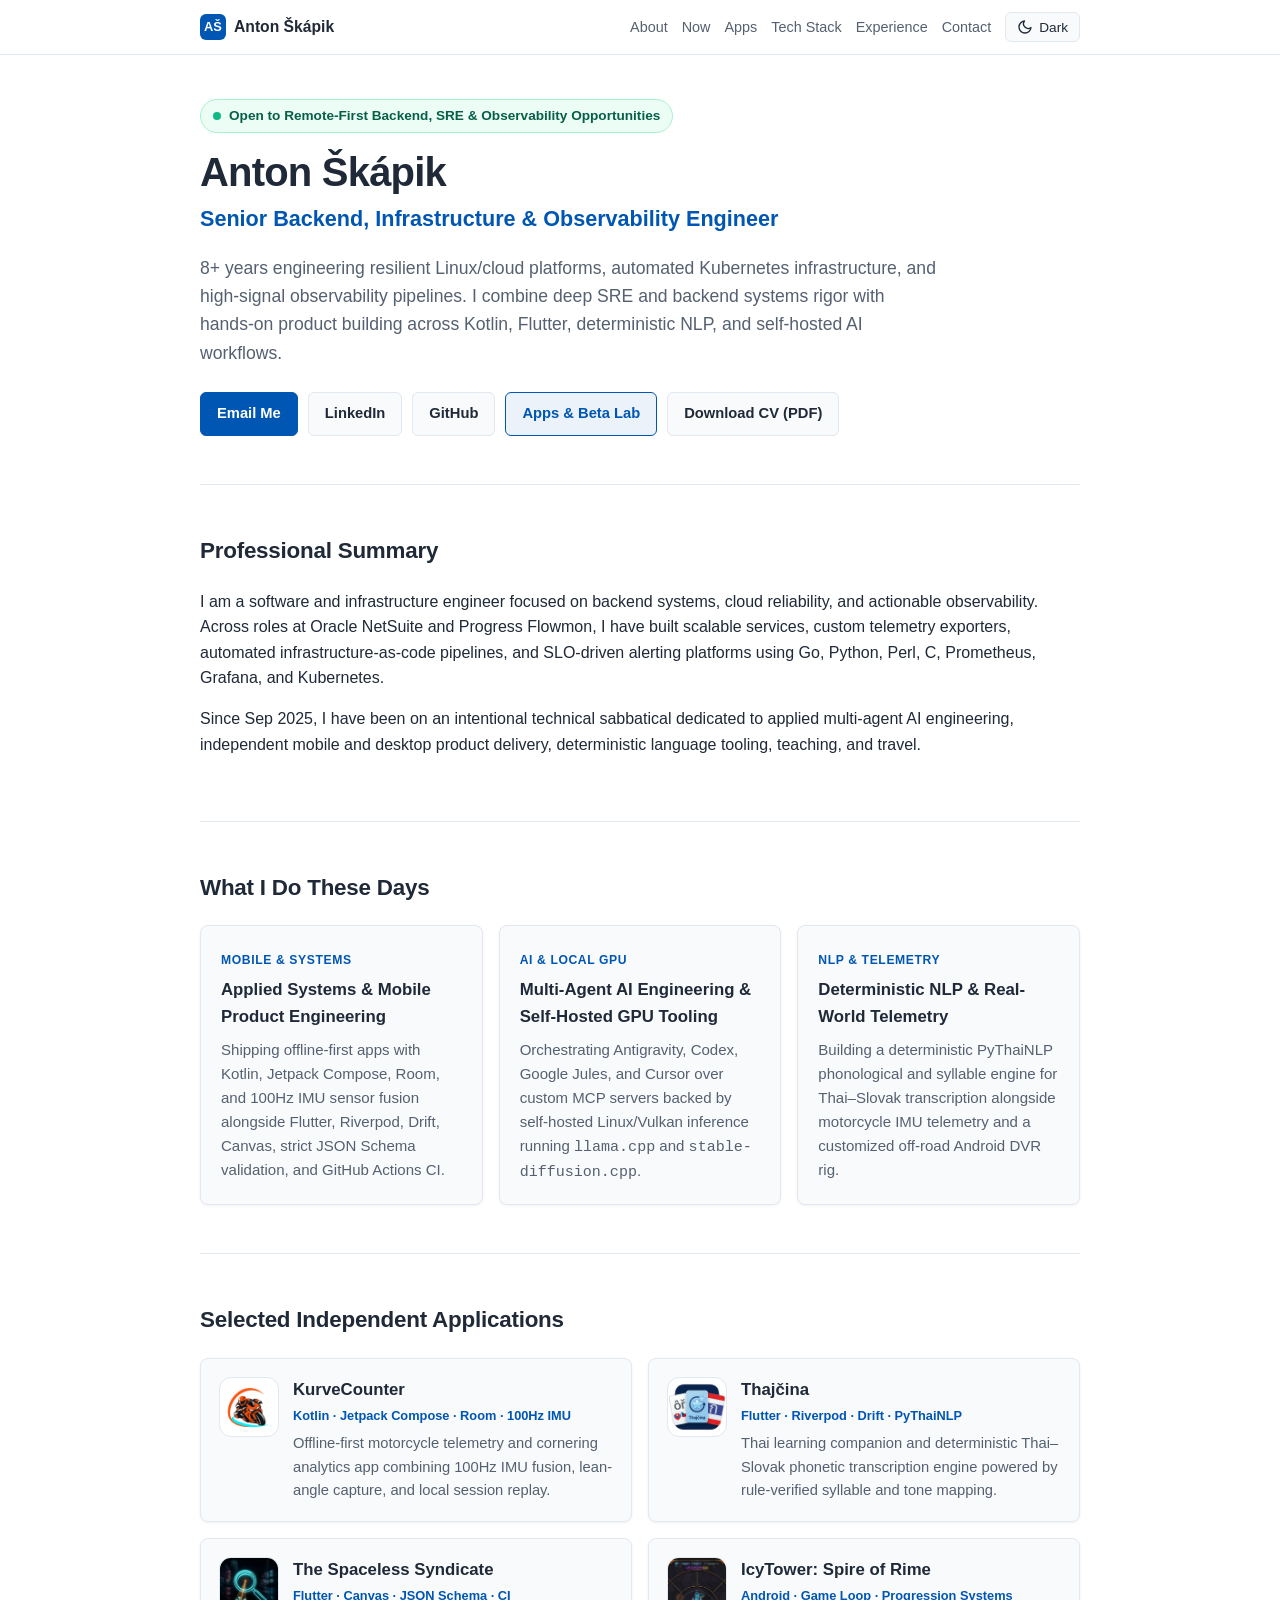
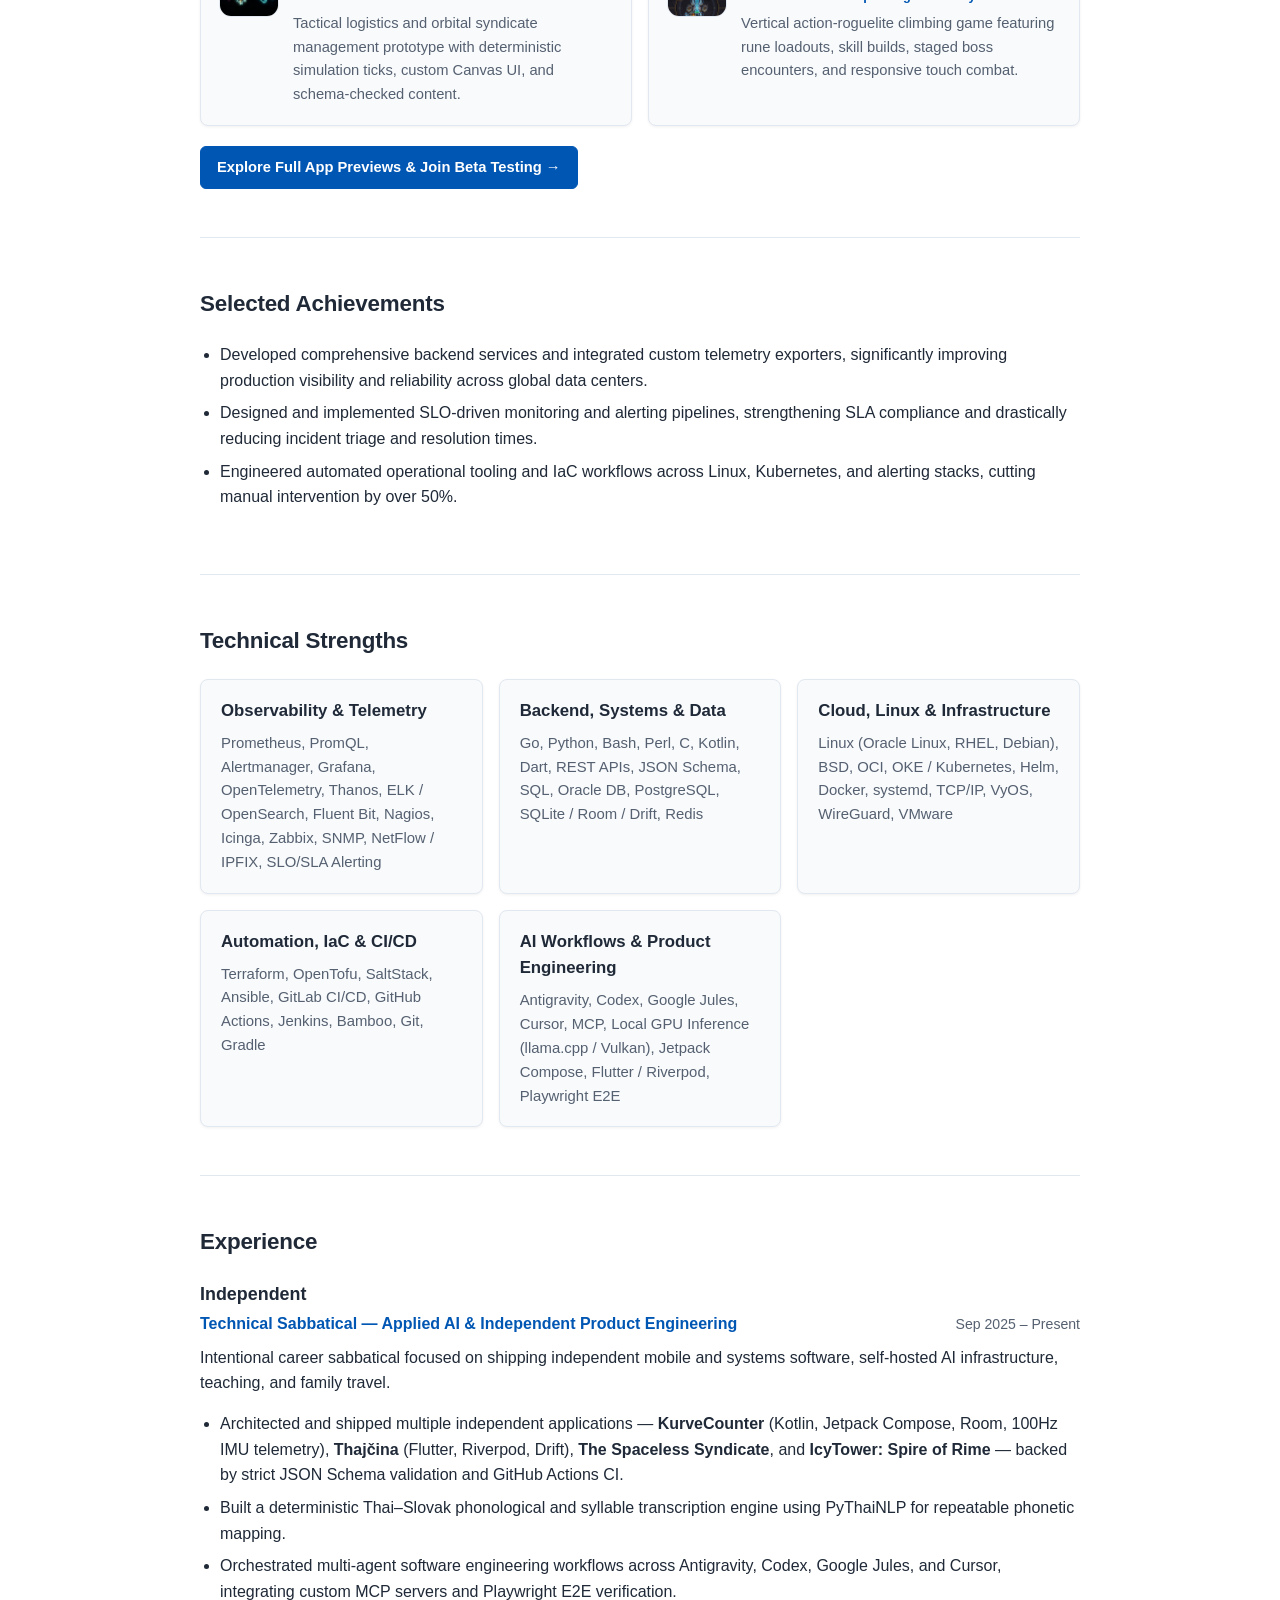
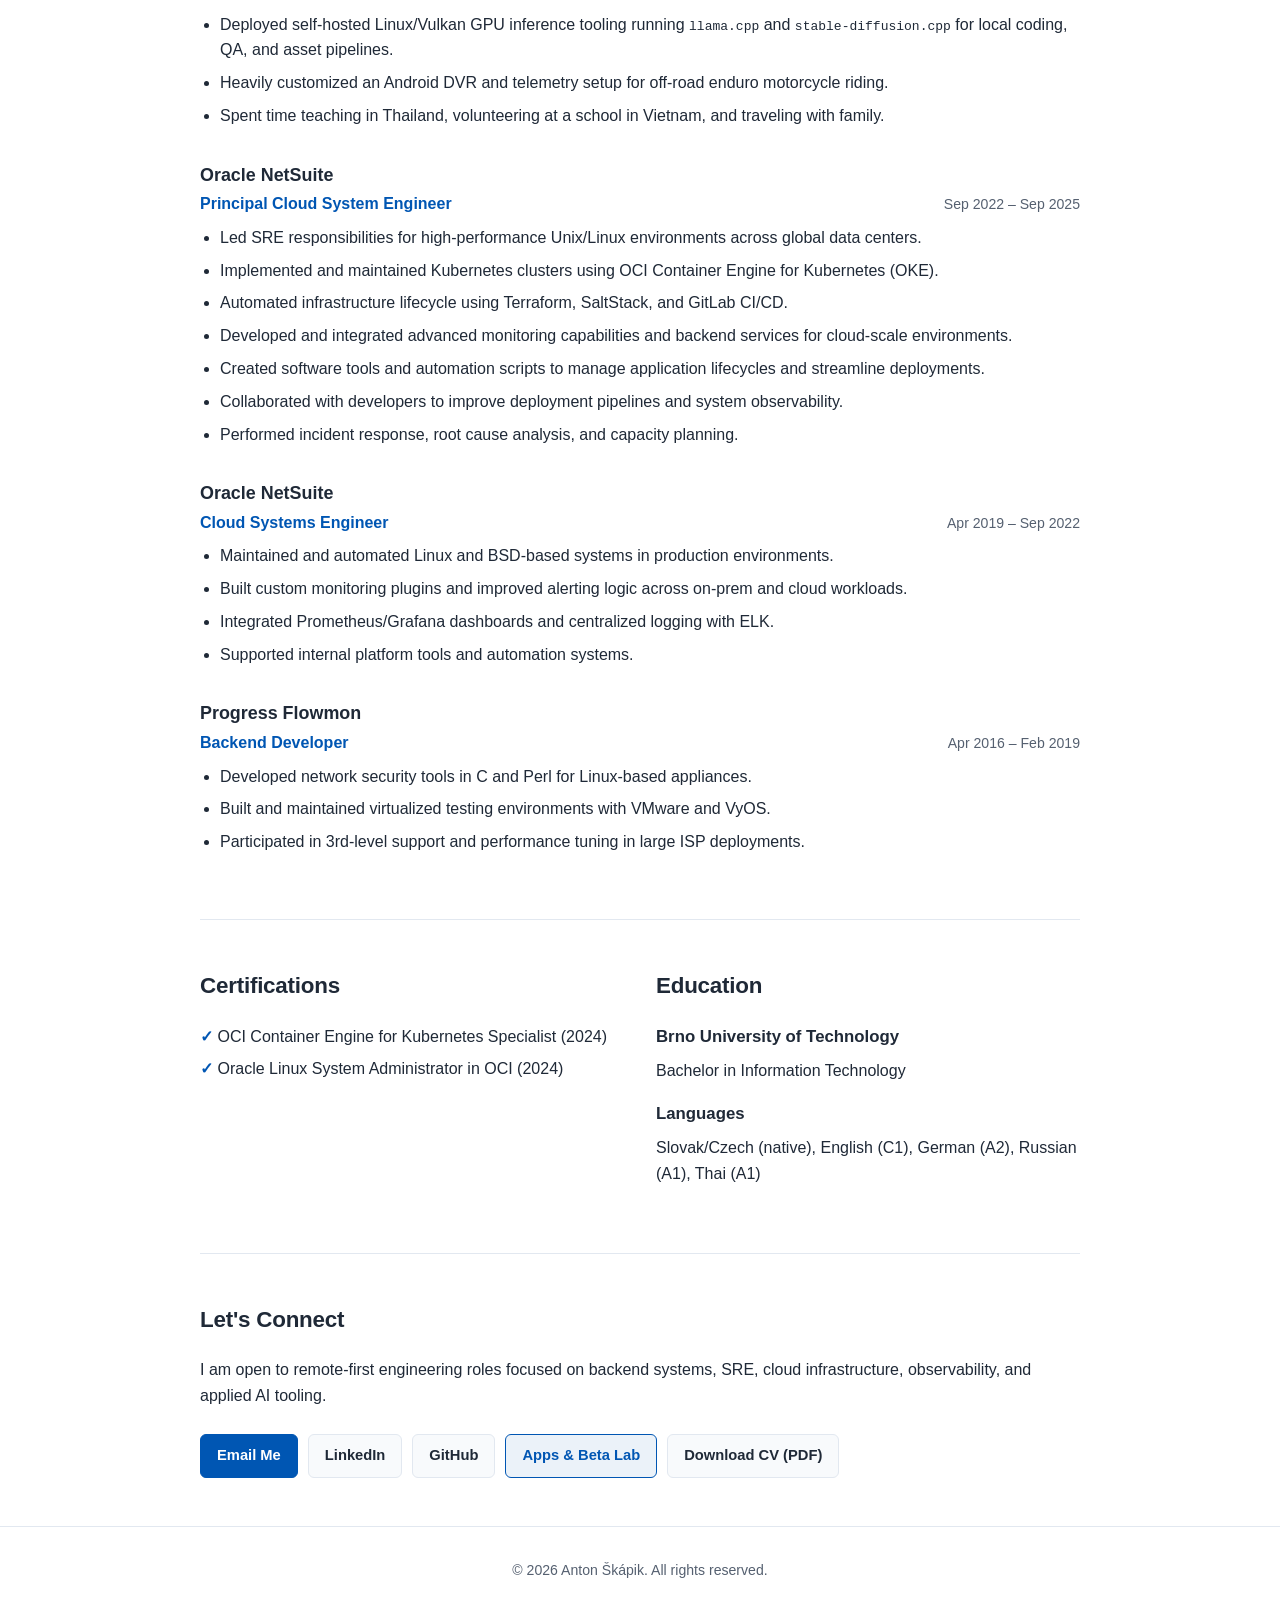
<file: index.html>
<!DOCTYPE html>
<html lang="en" data-theme="light">
<head>
    <meta charset="UTF-8">
    <meta name="viewport" content="width=device-width, initial-scale=1.0">
    <title>Anton Škápik | Senior Backend, Infrastructure &amp; Observability Engineer</title>
    <meta name="description" content="Senior Backend, Infrastructure &amp; Observability Engineer with 8+ years building scalable cloud platforms, Prometheus/Grafana telemetry pipelines, and shipped mobile/AI systems.">
    <link rel="icon" type="image/svg+xml" href="favicon.svg">
    <link rel="canonical" href="https://toncek.github.io/anton_skapik_cv/">

    <!-- Open Graph -->
    <meta property="og:type" content="profile">
    <meta property="og:title" content="Anton Škápik | Senior Backend, Infrastructure &amp; Observability Engineer">
    <meta property="og:description" content="8+ years engineering high-reliability cloud infrastructure, observability pipelines, backend services, and applied mobile/AI systems.">
    <meta property="og:url" content="https://toncek.github.io/anton_skapik_cv/">
    <meta property="og:site_name" content="Anton Škápik — Engineering CV">
    <meta property="og:locale" content="en_US">
    <meta name="twitter:card" content="summary">
    <meta name="twitter:title" content="Anton Škápik | Senior Backend, Infrastructure &amp; Observability Engineer">
    <meta name="twitter:description" content="Senior Backend, Infrastructure &amp; Observability Engineer building resilient cloud systems, telemetry pipelines, and independent apps.">

    <!-- Structured Data -->
    <script type="application/ld+json">
    {
      "@context": "https://schema.org",
      "@type": "Person",
      "name": "Anton Škápik",
      "jobTitle": "Senior Backend, Infrastructure & Observability Engineer",
      "url": "https://toncek.github.io/anton_skapik_cv/",
      "email": "mailto:Anton.skapik@gmail.com",
      "sameAs": [
        "https://github.com/Toncek",
        "https://linkedin.com/in/anton-skapik"
      ],
      "alumniOf": {
        "@type": "CollegeOrUniversity",
        "name": "Brno University of Technology"
      },
      "knowsAbout": [
        "Backend Engineering",
        "Observability",
        "Site Reliability Engineering",
        "Kubernetes",
        "Prometheus",
        "Grafana",
        "Terraform",
        "Linux",
        "Go",
        "Python",
        "Kotlin",
        "Flutter"
      ]
    }
    </script>

    <style>
        :root {
            --bg-color: #ffffff;
            --text-color: #1f2937;
            --text-muted: #556070;
            --accent-color: #0056b3;
            --accent-hover: #00418a;
            --accent-soft: rgba(0, 86, 179, 0.08);
            --border-color: #e2e8f0;
            --section-bg: #f8fafc;
            --header-bg: rgba(255, 255, 255, 0.9);
            --pill-bg: #ecfdf5;
            --pill-border: #a7f3d0;
            --pill-text: #065f46;
            --dot-color: #10b981;
            --shadow-sm: 0 1px 3px rgba(15, 23, 42, 0.06);
        }

        [data-theme="dark"] {
            --bg-color: #0f1419;
            --text-color: #e6edf3;
            --text-muted: #9aa7b6;
            --accent-color: #66b3ff;
            --accent-hover: #8cc7ff;
            --accent-soft: rgba(102, 179, 255, 0.12);
            --border-color: #263140;
            --section-bg: #171f29;
            --header-bg: rgba(15, 20, 25, 0.9);
            --pill-bg: rgba(16, 185, 129, 0.12);
            --pill-border: rgba(52, 211, 153, 0.35);
            --pill-text: #6ee7b7;
            --dot-color: #34d399;
            --shadow-sm: 0 2px 6px rgba(0, 0, 0, 0.28);
        }

        * {
            box-sizing: border-box;
            margin: 0;
            padding: 0;
        }

        html {
            scroll-behavior: smooth;
        }

        body {
            font-family: -apple-system, BlinkMacSystemFont, "Segoe UI", Roboto, Helvetica, Arial, sans-serif;
            background-color: var(--bg-color);
            color: var(--text-color);
            line-height: 1.6;
            transition: background-color 0.25s ease, color 0.25s ease;
        }

        .container {
            max-width: 920px;
            margin: 0 auto;
            padding: 0 20px;
        }

        /* Sticky Header Nav */
        .page-header {
            position: sticky;
            top: 0;
            z-index: 50;
            background-color: var(--header-bg);
            backdrop-filter: blur(10px);
            -webkit-backdrop-filter: blur(10px);
            border-bottom: 1px solid var(--border-color);
        }

        .header-inner {
            max-width: 920px;
            margin: 0 auto;
            padding: 12px 20px;
            display: flex;
            align-items: center;
            justify-content: space-between;
            gap: 12px;
            flex-wrap: wrap;
        }

        .brand-link {
            font-weight: 700;
            font-size: 0.98rem;
            color: var(--text-color);
            text-decoration: none;
            display: inline-flex;
            align-items: center;
            gap: 8px;
            white-space: nowrap;
        }

        .brand-link:hover {
            color: var(--accent-color);
            text-decoration: none;
        }

        .brand-mark {
            display: inline-flex;
            align-items: center;
            justify-content: center;
            width: 26px;
            height: 26px;
            border-radius: 6px;
            background: var(--accent-color);
            color: var(--bg-color);
            font-size: 0.8rem;
            font-weight: 700;
        }

        .nav-controls {
            display: flex;
            align-items: center;
            gap: 14px;
            flex-wrap: wrap;
        }

        .nav-links {
            display: flex;
            align-items: center;
            gap: 14px;
            flex-wrap: wrap;
            list-style: none;
            padding: 0;
            margin: 0;
        }

        .nav-links li {
            margin: 0;
        }

        .nav-links a {
            font-size: 0.9rem;
            font-weight: 500;
            color: var(--text-muted);
            text-decoration: none;
            transition: color 0.15s ease;
        }

        .nav-links a:hover {
            color: var(--accent-color);
            text-decoration: none;
        }

        #theme-toggle {
            background: var(--section-bg);
            border: 1px solid var(--border-color);
            color: var(--text-color);
            padding: 6px 11px;
            cursor: pointer;
            border-radius: 6px;
            font-size: 0.85rem;
            font-weight: 500;
            display: inline-flex;
            align-items: center;
            gap: 6px;
            transition: background-color 0.2s, border-color 0.2s;
        }

        #theme-toggle:hover {
            border-color: var(--accent-color);
        }

        .theme-icon {
            display: inline-flex;
            align-items: center;
            justify-content: center;
            line-height: 0;
        }

        /* Sections */
        .section {
            padding: 48px 0;
            border-bottom: 1px solid var(--border-color);
            scroll-margin-top: 68px;
        }

        .section:last-child {
            border-bottom: none;
        }

        .availability-pill {
            display: inline-flex;
            align-items: center;
            gap: 8px;
            padding: 5px 12px;
            border-radius: 999px;
            background-color: var(--pill-bg);
            border: 1px solid var(--pill-border);
            color: var(--pill-text);
            font-size: 0.85rem;
            font-weight: 600;
            margin-bottom: 1rem;
        }

        .availability-dot {
            width: 8px;
            height: 8px;
            border-radius: 50%;
            background-color: var(--dot-color);
            flex-shrink: 0;
        }

        h1 {
            font-size: 2.5rem;
            line-height: 1.15;
            margin-bottom: 0.45rem;
            color: var(--text-color);
            letter-spacing: -0.02em;
        }

        h2 {
            font-size: 1.35rem;
            font-weight: 600;
            color: var(--accent-color);
            margin-bottom: 1.1rem;
        }

        h3 {
            font-size: 1.4rem;
            margin-bottom: 1.25rem;
            color: var(--text-color);
            letter-spacing: -0.01em;
        }

        h4 {
            font-size: 1.05rem;
            margin-bottom: 0.45rem;
            color: var(--text-color);
        }

        p {
            margin-bottom: 0.95rem;
        }

        ul {
            padding-left: 20px;
            margin-bottom: 1rem;
        }

        li {
            margin-bottom: 0.45rem;
        }

        a {
            color: var(--accent-color);
            text-decoration: none;
        }

        a:hover {
            text-decoration: underline;
        }

        /* Buttons */
        .cta-group {
            display: flex;
            gap: 10px;
            margin-top: 1.6rem;
            flex-wrap: wrap;
        }

        .button {
            display: inline-flex;
            align-items: center;
            justify-content: center;
            gap: 6px;
            padding: 9px 16px;
            border: 1px solid var(--border-color);
            background-color: var(--section-bg);
            border-radius: 6px;
            color: var(--text-color);
            font-size: 0.92rem;
            font-weight: 600;
            text-align: center;
            transition: all 0.2s ease;
        }

        .button:hover {
            border-color: var(--accent-color);
            color: var(--accent-color);
            text-decoration: none;
        }

        .button-primary {
            background-color: var(--accent-color);
            border-color: var(--accent-color);
            color: #ffffff;
        }

        [data-theme="dark"] .button-primary {
            color: #0f1419;
        }

        .button-primary:hover {
            background-color: var(--accent-hover);
            border-color: var(--accent-hover);
            color: #ffffff;
        }

        [data-theme="dark"] .button-primary:hover {
            color: #0f1419;
        }

        .button-accent {
            border-color: var(--accent-color);
            color: var(--accent-color);
            background-color: var(--accent-soft);
        }

        .button-accent:hover {
            background-color: var(--accent-color);
            color: #ffffff;
        }

        [data-theme="dark"] .button-accent:hover {
            color: #0f1419;
        }

        /* Hero */
        .hero-section {
            padding-top: 44px;
        }

        .hero-summary {
            font-size: 1.1rem;
            color: var(--text-muted);
            max-width: 740px;
        }

        /* Now & Projects Grids */
        .cards-grid-3 {
            display: grid;
            grid-template-columns: repeat(auto-fit, minmax(250px, 1fr));
            gap: 16px;
        }

        .now-card {
            background-color: var(--section-bg);
            border: 1px solid var(--border-color);
            border-radius: 8px;
            padding: 20px;
            box-shadow: var(--shadow-sm);
        }

        .now-kicker {
            display: inline-block;
            font-size: 0.76rem;
            font-weight: 700;
            text-transform: uppercase;
            letter-spacing: 0.05em;
            color: var(--accent-color);
            margin-bottom: 6px;
        }

        .now-card p {
            margin-bottom: 0;
            font-size: 0.94rem;
            color: var(--text-muted);
        }

        .projects-grid {
            display: grid;
            grid-template-columns: repeat(auto-fit, minmax(300px, 1fr));
            gap: 16px;
        }

        .project-card {
            display: flex;
            align-items: flex-start;
            gap: 14px;
            background-color: var(--section-bg);
            border: 1px solid var(--border-color);
            border-radius: 8px;
            padding: 18px;
            box-shadow: var(--shadow-sm);
        }

        .project-thumb {
            width: 60px;
            height: 60px;
            border-radius: 12px;
            object-fit: cover;
            object-position: center 20%;
            flex-shrink: 0;
            border: 1px solid var(--border-color);
            background-color: var(--bg-color);
        }

        .project-body h4 {
            margin-bottom: 2px;
        }

        .project-stack {
            display: block;
            font-size: 0.8rem;
            font-weight: 600;
            color: var(--accent-color);
            margin-bottom: 6px;
        }

        .project-body p {
            margin-bottom: 0;
            font-size: 0.92rem;
            color: var(--text-muted);
        }

        .projects-cta {
            margin-top: 20px;
        }

        /* Tech Stack */
        .stack-grid {
            display: grid;
            grid-template-columns: repeat(auto-fit, minmax(255px, 1fr));
            gap: 16px;
        }

        .stack-category {
            background-color: var(--section-bg);
            padding: 18px 20px;
            border-radius: 8px;
            border: 1px solid var(--border-color);
            box-shadow: var(--shadow-sm);
        }

        .stack-category p {
            margin-bottom: 0;
            font-size: 0.93rem;
            color: var(--text-muted);
        }

        /* Experience */
        .experience-item {
            margin-bottom: 32px;
        }

        .experience-item:last-child {
            margin-bottom: 0;
        }

        .experience-header {
            margin-bottom: 8px;
        }

        .experience-header h4 {
            margin-bottom: 2px;
            font-size: 1.12rem;
        }

        .experience-meta {
            display: flex;
            justify-content: space-between;
            align-items: baseline;
            flex-wrap: wrap;
            gap: 8px;
        }

        .experience-title {
            font-weight: 600;
            color: var(--accent-color);
        }

        .experience-date {
            font-size: 0.88rem;
            color: var(--text-muted);
        }

        /* Education & Certs */
        .grid-2col {
            display: grid;
            grid-template-columns: 1fr 1fr;
            gap: 32px;
        }

        .cert-list {
            list-style-type: none;
            padding-left: 0;
        }

        .cert-list li::before {
            content: "✓ ";
            color: var(--accent-color);
            font-weight: 700;
        }

        .education-item, .languages-section {
            margin-bottom: 18px;
        }

        /* Footer */
        .page-footer {
            text-align: center;
            padding: 32px 20px;
            color: var(--text-muted);
            border-top: 1px solid var(--border-color);
            font-size: 0.88rem;
        }

        @media (max-width: 680px) {
            .grid-2col {
                grid-template-columns: 1fr;
                gap: 20px;
            }
            .section {
                padding: 36px 0;
            }
            h1 {
                font-size: 2rem;
            }
            .nav-links {
                gap: 10px;
            }
            .nav-links a {
                font-size: 0.84rem;
            }
        }

        /* Print A4 CV styles */
        @page {
            size: A4;
            margin: 12mm 14mm;
        }

        @media print {
            * {
                box-shadow: none !important;
                transition: none !important;
            }
            body {
                background: #ffffff !important;
                color: #111827 !important;
                font-size: 10pt;
                line-height: 1.42;
            }
            .page-header,
            #theme-toggle,
            .cta-group,
            .projects-cta,
            .availability-pill {
                display: none !important;
            }
            .container {
                max-width: 100%;
                padding: 0;
            }
            .section {
                padding: 12pt 0;
                border-bottom: 1px solid #d1d5db;
            }
            .hero-section {
                padding-top: 0;
            }
            h1 {
                font-size: 20pt;
                color: #111827 !important;
            }
            h2 {
                font-size: 12pt;
                color: #0056b3 !important;
                margin-bottom: 6pt;
            }
            h3 {
                font-size: 12pt;
                margin-bottom: 8pt;
                color: #111827 !important;
            }
            .hero-summary,
            .now-card p,
            .project-body p,
            .stack-category p,
            .experience-date {
                color: #374151 !important;
            }
            .now-card,
            .project-card,
            .stack-category {
                background: #ffffff !important;
                border: 1px solid #d1d5db !important;
                padding: 8pt 10pt;
                break-inside: avoid;
            }
            .experience-item {
                margin-bottom: 12pt;
                break-inside: avoid;
            }
            .project-thumb {
                width: 36pt;
                height: 36pt;
            }
            .page-footer {
                padding: 10pt 0 0;
                border-top: 1px solid #d1d5db;
                font-size: 8.5pt;
            }
            a {
                color: #0056b3 !important;
                text-decoration: none;
            }
        }
    </style>
</head>
<body>
    <header class="page-header">
        <div class="header-inner">
            <a href="#hero" class="brand-link">
                <span class="brand-mark" aria-hidden="true">AŠ</span>
                <span>Anton Škápik</span>
            </a>
            <nav class="nav-controls" aria-label="Primary navigation">
                <ul class="nav-links">
                    <li><a href="#summary">About</a></li>
                    <li><a href="#now">Now</a></li>
                    <li><a href="#projects">Apps</a></li>
                    <li><a href="#tech-stack">Tech Stack</a></li>
                    <li><a href="#experience">Experience</a></li>
                    <li><a href="#contact">Contact</a></li>
                </ul>
                <button id="theme-toggle" type="button" aria-label="Toggle color theme">
                    <span class="theme-icon" aria-hidden="true"></span>
                    <span class="theme-label">Dark</span>
                </button>
            </nav>
        </div>
    </header>

    <main class="container">
        <!-- 1. Hero -->
        <section id="hero" class="section hero-section">
            <div class="availability-pill">
                <span class="availability-dot" aria-hidden="true"></span>
                <span>Open to Remote-First Backend, SRE &amp; Observability Opportunities</span>
            </div>
            <h1>Anton Škápik</h1>
            <h2>Senior Backend, Infrastructure &amp; Observability Engineer</h2>
            <p class="hero-summary">
                8+ years engineering resilient Linux/cloud platforms, automated Kubernetes infrastructure, and high-signal observability pipelines. I combine deep SRE and backend systems rigor with hands-on product building across Kotlin, Flutter, deterministic NLP, and self-hosted AI workflows.
            </p>
            <div class="cta-group">
                <a href="mailto:Anton.skapik@gmail.com" class="button button-primary">Email Me</a>
                <a href="https://linkedin.com/in/anton-skapik" target="_blank" rel="noopener noreferrer" class="button">LinkedIn</a>
                <a href="https://github.com/Toncek" target="_blank" rel="noopener noreferrer" class="button">GitHub</a>
                <a href="apps/" class="button button-accent">Apps &amp; Beta Lab</a>
                <a href="cv.pdf" download="Anton_Skapik_CV.pdf" class="button">Download CV (PDF)</a>
            </div>
        </section>

        <!-- 2. Professional summary -->
        <section id="summary" class="section summary-section">
            <h3>Professional Summary</h3>
            <p>
                I am a software and infrastructure engineer focused on backend systems, cloud reliability, and actionable observability. Across roles at Oracle NetSuite and Progress Flowmon, I have built scalable services, custom telemetry exporters, automated infrastructure-as-code pipelines, and SLO-driven alerting platforms using Go, Python, Perl, C, Prometheus, Grafana, and Kubernetes.
            </p>
            <p>
                Since Sep 2025, I have been on an intentional technical sabbatical dedicated to applied multi-agent AI engineering, independent mobile and desktop product delivery, deterministic language tooling, teaching, and travel.
            </p>
        </section>

        <!-- 3. What I Do These Days -->
        <section id="now" class="section now-section">
            <h3>What I Do These Days</h3>
            <div class="cards-grid-3">
                <article class="now-card">
                    <span class="now-kicker">Mobile &amp; Systems</span>
                    <h4>Applied Systems &amp; Mobile Product Engineering</h4>
                    <p>Shipping offline-first apps with Kotlin, Jetpack Compose, Room, and 100Hz IMU sensor fusion alongside Flutter, Riverpod, Drift, Canvas, strict JSON Schema validation, and GitHub Actions CI.</p>
                </article>
                <article class="now-card">
                    <span class="now-kicker">AI &amp; Local GPU</span>
                    <h4>Multi-Agent AI Engineering &amp; Self-Hosted GPU Tooling</h4>
                    <p>Orchestrating Antigravity, Codex, Google Jules, and Cursor over custom MCP servers backed by self-hosted Linux/Vulkan inference running <code>llama.cpp</code> and <code>stable-diffusion.cpp</code>.</p>
                </article>
                <article class="now-card">
                    <span class="now-kicker">NLP &amp; Telemetry</span>
                    <h4>Deterministic NLP &amp; Real-World Telemetry</h4>
                    <p>Building a deterministic PyThaiNLP phonological and syllable engine for Thai–Slovak transcription alongside motorcycle IMU telemetry and a customized off-road Android DVR rig.</p>
                </article>
            </div>
        </section>

        <!-- 4. Selected Independent Applications -->
        <section id="projects" class="section projects-section">
            <h3>Selected Independent Applications</h3>
            <div class="projects-grid">
                <article class="project-card">
                    <img src="assets/apps/kurvecounter-icon.webp" alt="KurveCounter app icon" width="256" height="256" loading="lazy" class="project-thumb">
                    <div class="project-body">
                        <h4>KurveCounter</h4>
                        <span class="project-stack">Kotlin · Jetpack Compose · Room · 100Hz IMU</span>
                        <p>Offline-first motorcycle telemetry and cornering analytics app combining 100Hz IMU fusion, lean-angle capture, and local session replay.</p>
                    </div>
                </article>
                <article class="project-card">
                    <img src="assets/apps/thajcina-icon.webp" alt="Thajčina app icon" width="256" height="256" loading="lazy" class="project-thumb">
                    <div class="project-body">
                        <h4>Thajčina</h4>
                        <span class="project-stack">Flutter · Riverpod · Drift · PyThaiNLP</span>
                        <p>Thai learning companion and deterministic Thai–Slovak phonetic transcription engine powered by rule-verified syllable and tone mapping.</p>
                    </div>
                </article>
                <article class="project-card">
                    <img src="assets/apps/syndicate-icon.webp" alt="The Spaceless Syndicate app icon" width="256" height="256" loading="lazy" class="project-thumb">
                    <div class="project-body">
                        <h4>The Spaceless Syndicate</h4>
                        <span class="project-stack">Flutter · Canvas · JSON Schema · CI</span>
                        <p>Tactical logistics and orbital syndicate management prototype with deterministic simulation ticks, custom Canvas UI, and schema-checked content.</p>
                    </div>
                </article>
                <article class="project-card">
                    <img src="assets/apps/icytower-combat.webp" alt="IcyTower: Spire of Rime combat preview" width="480" height="1056" loading="lazy" class="project-thumb">
                    <div class="project-body">
                        <h4>IcyTower: Spire of Rime</h4>
                        <span class="project-stack">Android · Game Loop · Progression Systems</span>
                        <p>Vertical action-roguelite climbing game featuring rune loadouts, skill builds, staged boss encounters, and responsive touch combat.</p>
                    </div>
                </article>
            </div>
            <div class="projects-cta">
                <a href="apps/" class="button button-primary">Explore Full App Previews &amp; Join Beta Testing →</a>
            </div>
        </section>

        <!-- 5. Selected achievements -->
        <section id="achievements" class="section achievements-section">
            <h3>Selected Achievements</h3>
            <ul class="achievement-list">
                <li>Developed comprehensive backend services and integrated custom telemetry exporters, significantly improving production visibility and reliability across global data centers.</li>
                <li>Designed and implemented SLO-driven monitoring and alerting pipelines, strengthening SLA compliance and drastically reducing incident triage and resolution times.</li>
                <li>Engineered automated operational tooling and IaC workflows across Linux, Kubernetes, and alerting stacks, cutting manual intervention by over 50%.</li>
            </ul>
        </section>

        <!-- 6. Tech stack grouped by 5 categories -->
        <section id="tech-stack" class="section tech-stack-section">
            <h3>Technical Strengths</h3>
            <div class="stack-grid">
                <div class="stack-category">
                    <h4>Observability &amp; Telemetry</h4>
                    <p>Prometheus, PromQL, Alertmanager, Grafana, OpenTelemetry, Thanos, ELK / OpenSearch, Fluent Bit, Nagios, Icinga, Zabbix, SNMP, NetFlow / IPFIX, SLO/SLA Alerting</p>
                </div>
                <div class="stack-category">
                    <h4>Backend, Systems &amp; Data</h4>
                    <p>Go, Python, Bash, Perl, C, Kotlin, Dart, REST APIs, JSON Schema, SQL, Oracle DB, PostgreSQL, SQLite / Room / Drift, Redis</p>
                </div>
                <div class="stack-category">
                    <h4>Cloud, Linux &amp; Infrastructure</h4>
                    <p>Linux (Oracle Linux, RHEL, Debian), BSD, OCI, OKE / Kubernetes, Helm, Docker, systemd, TCP/IP, VyOS, WireGuard, VMware</p>
                </div>
                <div class="stack-category">
                    <h4>Automation, IaC &amp; CI/CD</h4>
                    <p>Terraform, OpenTofu, SaltStack, Ansible, GitLab CI/CD, GitHub Actions, Jenkins, Bamboo, Git, Gradle</p>
                </div>
                <div class="stack-category">
                    <h4>AI Workflows &amp; Product Engineering</h4>
                    <p>Antigravity, Codex, Google Jules, Cursor, MCP, Local GPU Inference (llama.cpp / Vulkan), Jetpack Compose, Flutter / Riverpod, Playwright E2E</p>
                </div>
            </div>
        </section>

        <!-- 7. Experience timeline -->
        <section id="experience" class="section experience-section">
            <h3>Experience</h3>

            <div class="experience-item">
                <div class="experience-header">
                    <h4>Independent</h4>
                    <div class="experience-meta">
                        <span class="experience-title">Technical Sabbatical — Applied AI &amp; Independent Product Engineering</span>
                        <span class="experience-date">Sep 2025 – Present</span>
                    </div>
                </div>
                <p>Intentional career sabbatical focused on shipping independent mobile and systems software, self-hosted AI infrastructure, teaching, and family travel.</p>
                <ul>
                    <li>Architected and shipped multiple independent applications — <strong>KurveCounter</strong> (Kotlin, Jetpack Compose, Room, 100Hz IMU telemetry), <strong>Thajčina</strong> (Flutter, Riverpod, Drift), <strong>The Spaceless Syndicate</strong>, and <strong>IcyTower: Spire of Rime</strong> — backed by strict JSON Schema validation and GitHub Actions CI.</li>
                    <li>Built a deterministic Thai–Slovak phonological and syllable transcription engine using PyThaiNLP for repeatable phonetic mapping.</li>
                    <li>Orchestrated multi-agent software engineering workflows across Antigravity, Codex, Google Jules, and Cursor, integrating custom MCP servers and Playwright E2E verification.</li>
                    <li>Deployed self-hosted Linux/Vulkan GPU inference tooling running <code>llama.cpp</code> and <code>stable-diffusion.cpp</code> for local coding, QA, and asset pipelines.</li>
                    <li>Heavily customized an Android DVR and telemetry setup for off-road enduro motorcycle riding.</li>
                    <li>Spent time teaching in Thailand, volunteering at a school in Vietnam, and traveling with family.</li>
                </ul>
            </div>

            <div class="experience-item">
                <div class="experience-header">
                    <h4>Oracle NetSuite</h4>
                    <div class="experience-meta">
                        <span class="experience-title">Principal Cloud System Engineer</span>
                        <span class="experience-date">Sep 2022 – Sep 2025</span>
                    </div>
                </div>
                <ul>
                    <li>Led SRE responsibilities for high-performance Unix/Linux environments across global data centers.</li>
                    <li>Implemented and maintained Kubernetes clusters using OCI Container Engine for Kubernetes (OKE).</li>
                    <li>Automated infrastructure lifecycle using Terraform, SaltStack, and GitLab CI/CD.</li>
                    <li>Developed and integrated advanced monitoring capabilities and backend services for cloud-scale environments.</li>
                    <li>Created software tools and automation scripts to manage application lifecycles and streamline deployments.</li>
                    <li>Collaborated with developers to improve deployment pipelines and system observability.</li>
                    <li>Performed incident response, root cause analysis, and capacity planning.</li>
                </ul>
            </div>

            <div class="experience-item">
                <div class="experience-header">
                    <h4>Oracle NetSuite</h4>
                    <div class="experience-meta">
                        <span class="experience-title">Cloud Systems Engineer</span>
                        <span class="experience-date">Apr 2019 – Sep 2022</span>
                    </div>
                </div>
                <ul>
                    <li>Maintained and automated Linux and BSD-based systems in production environments.</li>
                    <li>Built custom monitoring plugins and improved alerting logic across on-prem and cloud workloads.</li>
                    <li>Integrated Prometheus/Grafana dashboards and centralized logging with ELK.</li>
                    <li>Supported internal platform tools and automation systems.</li>
                </ul>
            </div>

            <div class="experience-item">
                <div class="experience-header">
                    <h4>Progress Flowmon</h4>
                    <div class="experience-meta">
                        <span class="experience-title">Backend Developer</span>
                        <span class="experience-date">Apr 2016 – Feb 2019</span>
                    </div>
                </div>
                <ul>
                    <li>Developed network security tools in C and Perl for Linux-based appliances.</li>
                    <li>Built and maintained virtualized testing environments with VMware and VyOS.</li>
                    <li>Participated in 3rd-level support and performance tuning in large ISP deployments.</li>
                </ul>
            </div>
        </section>

        <!-- 8. Certifications and education -->
        <section id="education" class="section education-section">
            <div class="grid-2col">
                <div>
                    <h3>Certifications</h3>
                    <ul class="cert-list">
                        <li>OCI Container Engine for Kubernetes Specialist (2024)</li>
                        <li>Oracle Linux System Administrator in OCI (2024)</li>
                    </ul>
                </div>
                <div>
                    <h3>Education</h3>
                    <div class="education-item">
                        <h4>Brno University of Technology</h4>
                        <p>Bachelor in Information Technology</p>
                    </div>
                    <div class="languages-section">
                        <h4>Languages</h4>
                        <p>Slovak/Czech (native), English (C1), German (A2), Russian (A1), Thai (A1)</p>
                    </div>
                </div>
            </div>
        </section>

        <!-- 9. Contact / call to action -->
        <section id="contact" class="section contact-section">
            <h3>Let's Connect</h3>
            <p>I am open to remote-first engineering roles focused on backend systems, SRE, cloud infrastructure, observability, and applied AI tooling.</p>
            <div class="cta-group">
                <a href="mailto:Anton.skapik@gmail.com" class="button button-primary">Email Me</a>
                <a href="https://linkedin.com/in/anton-skapik" target="_blank" rel="noopener noreferrer" class="button">LinkedIn</a>
                <a href="https://github.com/Toncek" target="_blank" rel="noopener noreferrer" class="button">GitHub</a>
                <a href="apps/" class="button button-accent">Apps &amp; Beta Lab</a>
                <a href="cv.pdf" download="Anton_Skapik_CV.pdf" class="button">Download CV (PDF)</a>
            </div>
        </section>
    </main>

    <footer class="page-footer">
        <div class="container">
            <p>&copy; 2026 Anton Škápik. All rights reserved.</p>
        </div>
    </footer>

    <script>
        document.addEventListener('DOMContentLoaded', () => {
            const themeToggleBtn = document.getElementById('theme-toggle');
            const themeIcon = themeToggleBtn.querySelector('.theme-icon');
            const themeLabel = themeToggleBtn.querySelector('.theme-label');
            const htmlElement = document.documentElement;

            const MOON_SVG = '<svg width="16" height="16" viewBox="0 0 24 24" fill="none" stroke="currentColor" stroke-width="2" stroke-linecap="round" stroke-linejoin="round"><path d="M21 12.79A9 9 0 1 1 11.21 3 7 7 0 0 0 21 12.79z"></path></svg>';
            const SUN_SVG = '<svg width="16" height="16" viewBox="0 0 24 24" fill="none" stroke="currentColor" stroke-width="2" stroke-linecap="round" stroke-linejoin="round"><circle cx="12" cy="12" r="5"></circle><line x1="12" y1="1" x2="12" y2="3"></line><line x1="12" y1="21" x2="12" y2="23"></line><line x1="4.22" y1="4.22" x2="5.64" y2="5.64"></line><line x1="18.36" y1="18.36" x2="19.78" y2="19.78"></line><line x1="1" y1="12" x2="3" y2="12"></line><line x1="21" y1="12" x2="23" y2="12"></line><line x1="4.22" y1="19.78" x2="5.64" y2="18.36"></line><line x1="18.36" y1="5.64" x2="19.78" y2="4.22"></line></svg>';

            function applyTheme(theme) {
                htmlElement.setAttribute('data-theme', theme);
                if (theme === 'dark') {
                    themeIcon.innerHTML = SUN_SVG;
                    themeLabel.textContent = 'Light';
                    themeToggleBtn.setAttribute('aria-label', 'Switch to light mode');
                } else {
                    themeIcon.innerHTML = MOON_SVG;
                    themeLabel.textContent = 'Dark';
                    themeToggleBtn.setAttribute('aria-label', 'Switch to dark mode');
                }
            }

            const savedTheme = localStorage.getItem('theme');
            const systemPrefersDark = window.matchMedia && window.matchMedia('(prefers-color-scheme: dark)').matches;
            applyTheme(savedTheme || (systemPrefersDark ? 'dark' : 'light'));

            themeToggleBtn.addEventListener('click', () => {
                const currentTheme = htmlElement.getAttribute('data-theme');
                const newTheme = currentTheme === 'dark' ? 'light' : 'dark';
                localStorage.setItem('theme', newTheme);
                applyTheme(newTheme);
            });
        });
    </script>
</body>
</html>
</file>
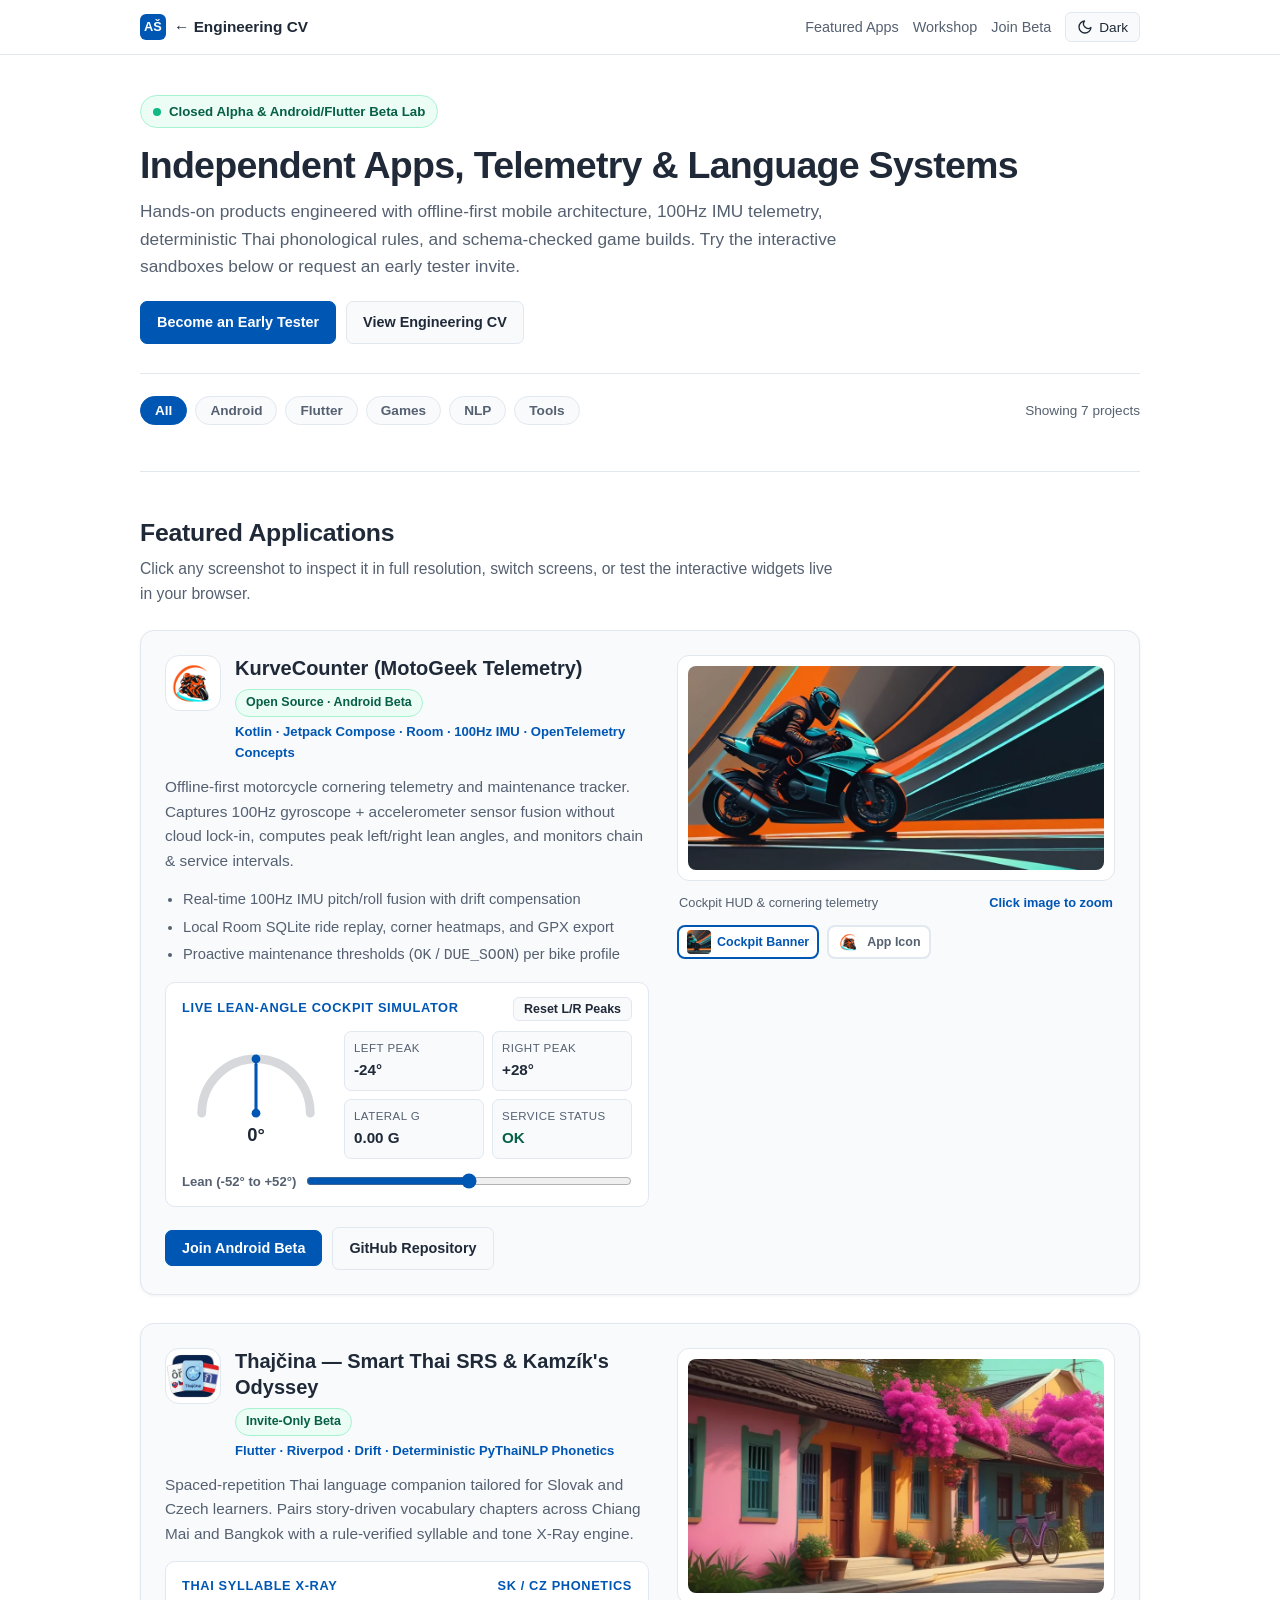
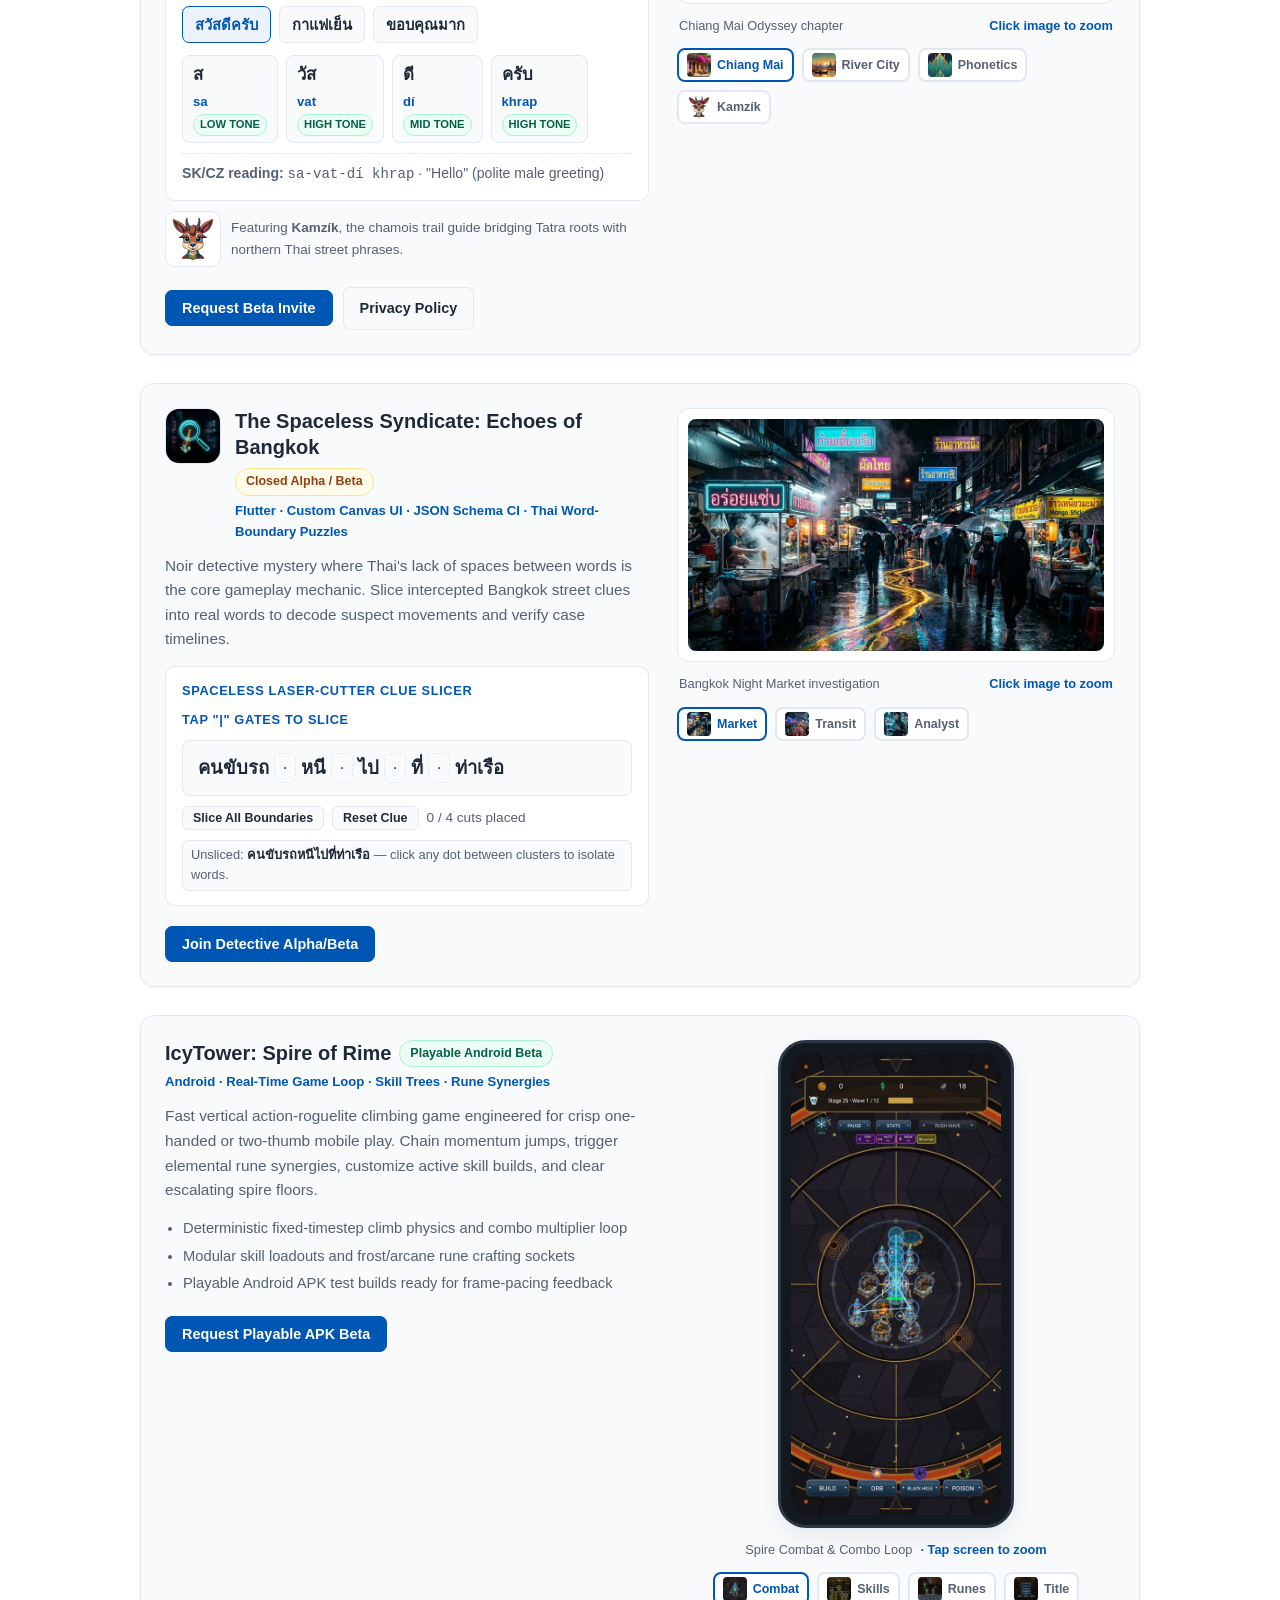
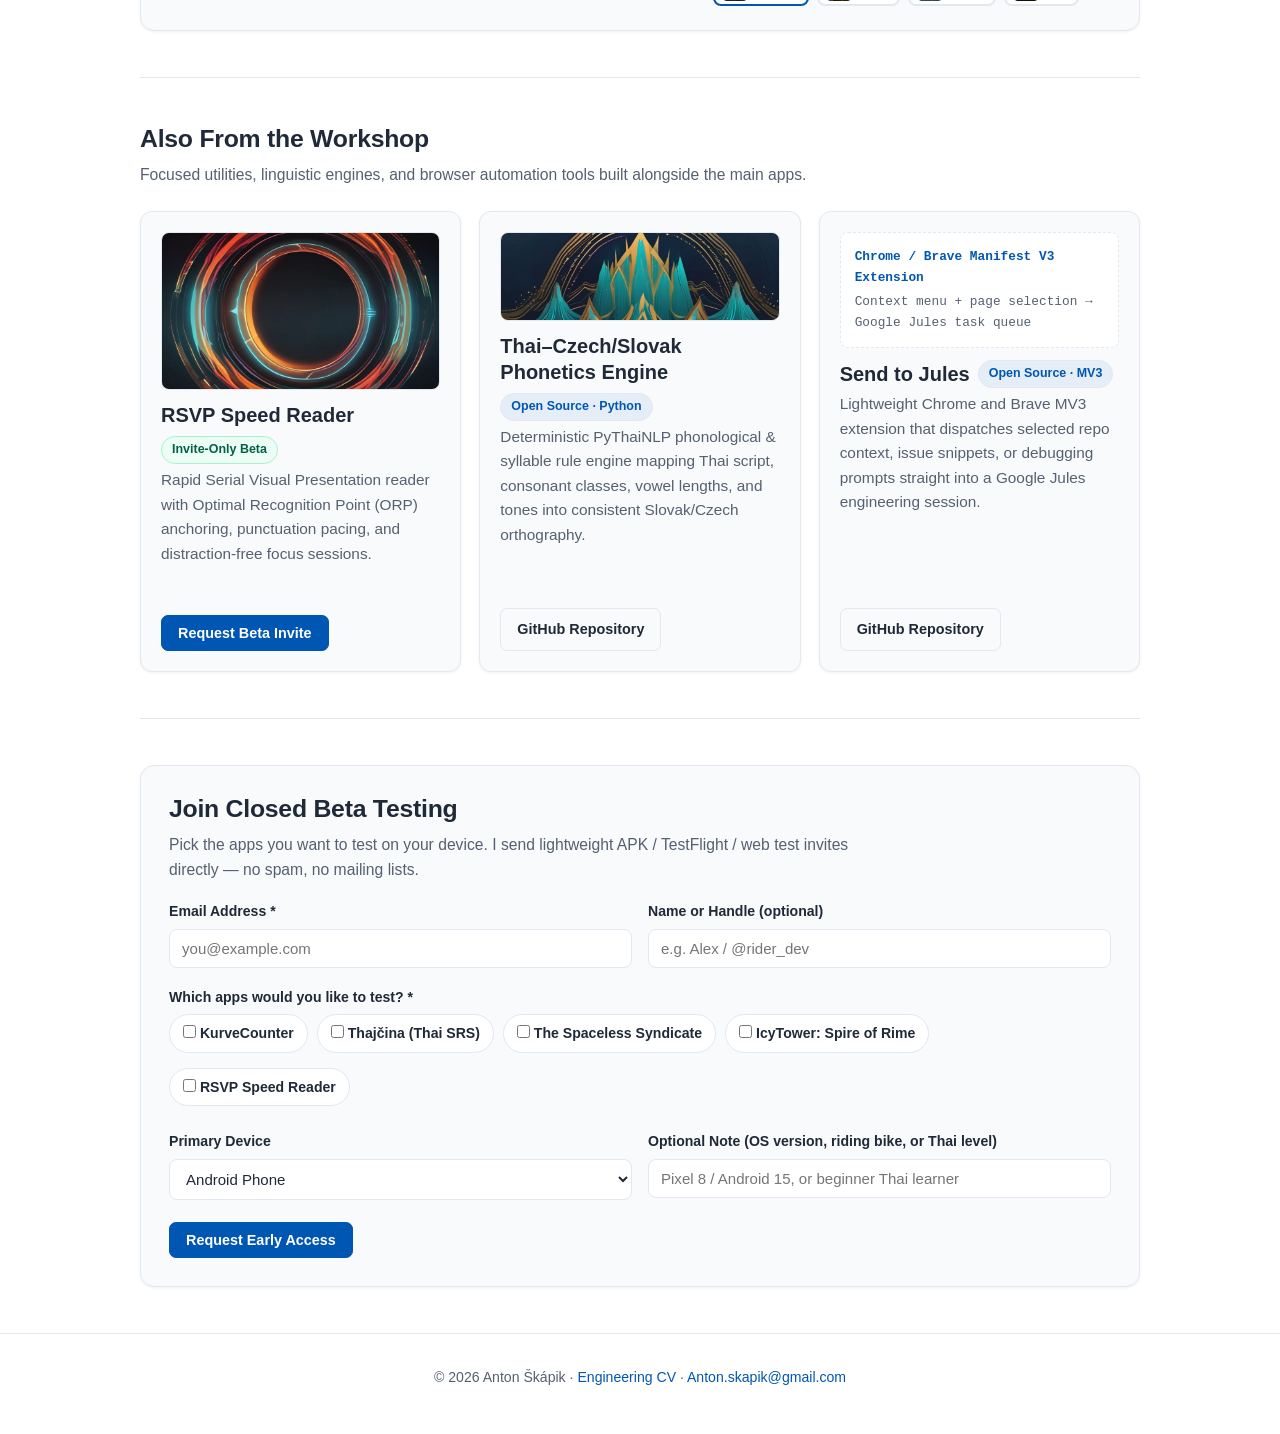
<file: apps/index.html>
<!DOCTYPE html>
<html lang="en" data-theme="light">
<head>
    <meta charset="UTF-8">
    <meta name="viewport" content="width=device-width, initial-scale=1.0">
    <title>Apps &amp; Beta Lab | Anton Škápik</title>
    <meta name="description" content="Independent Android, Flutter, NLP, and game systems engineered by Anton Škápik. Explore interactive previews and join closed beta testing.">
    <link rel="icon" type="image/svg+xml" href="../favicon.svg">
    <link rel="canonical" href="https://toncek.github.io/anton_skapik_cv/apps/">

    <!-- Open Graph -->
    <meta property="og:type" content="website">
    <meta property="og:title" content="Apps &amp; Beta Lab | Anton Škápik">
    <meta property="og:description" content="Interactive previews and closed-beta access for KurveCounter, Thajčina, The Spaceless Syndicate, IcyTower: Spire of Rime, and developer tools.">
    <meta property="og:url" content="https://toncek.github.io/anton_skapik_cv/apps/">
    <meta property="og:site_name" content="Anton Škápik — Apps &amp; Beta Lab">
    <meta property="og:locale" content="en_US">
    <meta name="twitter:card" content="summary_large_image">
    <meta name="twitter:title" content="Apps &amp; Beta Lab | Anton Škápik">
    <meta name="twitter:description" content="Explore Anton Škápik's independent mobile apps, Thai NLP tooling, and games, and request early beta access.">

    <style>
        :root {
            --bg-color: #ffffff;
            --text-color: #1f2937;
            --text-muted: #556070;
            --accent-color: #0056b3;
            --accent-hover: #00418a;
            --accent-soft: rgba(0, 86, 179, 0.08);
            --border-color: #e2e8f0;
            --section-bg: #f8fafc;
            --card-elevated: #ffffff;
            --header-bg: rgba(255, 255, 255, 0.9);
            --pill-bg: #ecfdf5;
            --pill-border: #a7f3d0;
            --pill-text: #065f46;
            --warn-bg: #fffbeb;
            --warn-border: #fde68a;
            --warn-text: #92400e;
            --dot-color: #10b981;
            --shadow-sm: 0 1px 3px rgba(15, 23, 42, 0.06);
            --shadow-md: 0 8px 24px rgba(15, 23, 42, 0.08);
            --code-bg: #f1f5f9;
        }

        [data-theme="dark"] {
            --bg-color: #0f1419;
            --text-color: #e6edf3;
            --text-muted: #9aa7b6;
            --accent-color: #66b3ff;
            --accent-hover: #8cc7ff;
            --accent-soft: rgba(102, 179, 255, 0.12);
            --border-color: #263140;
            --section-bg: #171f29;
            --card-elevated: #11171e;
            --header-bg: rgba(15, 20, 25, 0.9);
            --pill-bg: rgba(16, 185, 129, 0.12);
            --pill-border: rgba(52, 211, 153, 0.35);
            --pill-text: #6ee7b7;
            --warn-bg: rgba(245, 158, 11, 0.14);
            --warn-border: rgba(251, 191, 36, 0.38);
            --warn-text: #fcd34d;
            --dot-color: #34d399;
            --shadow-sm: 0 2px 6px rgba(0, 0, 0, 0.28);
            --shadow-md: 0 10px 28px rgba(0, 0, 0, 0.4);
            --code-bg: #1e2835;
        }

        * {
            box-sizing: border-box;
            margin: 0;
            padding: 0;
        }

        html {
            scroll-behavior: smooth;
        }

        body {
            font-family: -apple-system, BlinkMacSystemFont, "Segoe UI", Roboto, Helvetica, Arial, sans-serif;
            background-color: var(--bg-color);
            color: var(--text-color);
            line-height: 1.6;
            transition: background-color 0.25s ease, color 0.25s ease;
            overflow-x: hidden;
        }

        .container {
            max-width: 1040px;
            margin: 0 auto;
            padding: 0 20px;
        }

        /* Sticky Header Nav */
        .page-header {
            position: sticky;
            top: 0;
            z-index: 50;
            background-color: var(--header-bg);
            backdrop-filter: blur(10px);
            -webkit-backdrop-filter: blur(10px);
            border-bottom: 1px solid var(--border-color);
        }

        .header-inner {
            max-width: 1040px;
            margin: 0 auto;
            padding: 12px 20px;
            display: flex;
            align-items: center;
            justify-content: space-between;
            gap: 12px;
            flex-wrap: wrap;
        }

        .brand-link {
            font-weight: 700;
            font-size: 0.96rem;
            color: var(--text-color);
            text-decoration: none;
            display: inline-flex;
            align-items: center;
            gap: 8px;
            white-space: nowrap;
        }

        .brand-link:hover {
            color: var(--accent-color);
            text-decoration: none;
        }

        .brand-mark {
            display: inline-flex;
            align-items: center;
            justify-content: center;
            width: 26px;
            height: 26px;
            border-radius: 6px;
            background: var(--accent-color);
            color: var(--bg-color);
            font-size: 0.8rem;
            font-weight: 700;
        }

        .nav-controls {
            display: flex;
            align-items: center;
            gap: 14px;
            flex-wrap: wrap;
        }

        .nav-links {
            display: flex;
            align-items: center;
            gap: 14px;
            flex-wrap: wrap;
            list-style: none;
        }

        .nav-links a {
            font-size: 0.9rem;
            font-weight: 500;
            color: var(--text-muted);
            text-decoration: none;
            transition: color 0.15s ease;
        }

        .nav-links a:hover {
            color: var(--accent-color);
        }

        #theme-toggle {
            background: var(--section-bg);
            border: 1px solid var(--border-color);
            color: var(--text-color);
            padding: 6px 11px;
            cursor: pointer;
            border-radius: 6px;
            font-size: 0.85rem;
            font-weight: 500;
            display: inline-flex;
            align-items: center;
            gap: 6px;
            transition: background-color 0.2s, border-color 0.2s;
        }

        #theme-toggle:hover {
            border-color: var(--accent-color);
        }

        .theme-icon {
            display: inline-flex;
            align-items: center;
            justify-content: center;
            line-height: 0;
        }

        /* Sections */
        .section {
            padding: 46px 0;
            border-bottom: 1px solid var(--border-color);
            scroll-margin-top: 68px;
        }

        .section:last-of-type {
            border-bottom: none;
        }

        h1 {
            font-size: 2.35rem;
            line-height: 1.15;
            margin-bottom: 0.65rem;
            letter-spacing: -0.02em;
        }

        h2 {
            font-size: 1.55rem;
            line-height: 1.25;
            margin-bottom: 0.45rem;
            letter-spacing: -0.01em;
        }

        h3 {
            font-size: 1.25rem;
            line-height: 1.3;
            margin-bottom: 0.45rem;
        }

        p {
            margin-bottom: 0.9rem;
        }

        a {
            color: var(--accent-color);
            text-decoration: none;
        }

        a:hover {
            text-decoration: underline;
        }

        /* Pills & Badges */
        .eyebrow-pill {
            display: inline-flex;
            align-items: center;
            gap: 8px;
            padding: 5px 12px;
            border-radius: 999px;
            background-color: var(--pill-bg);
            border: 1px solid var(--pill-border);
            color: var(--pill-text);
            font-size: 0.83rem;
            font-weight: 600;
            margin-bottom: 1rem;
        }

        .eyebrow-dot {
            width: 8px;
            height: 8px;
            border-radius: 50%;
            background-color: var(--dot-color);
            flex-shrink: 0;
        }

        .status-badge {
            display: inline-flex;
            align-items: center;
            gap: 6px;
            padding: 3px 10px;
            border-radius: 999px;
            font-size: 0.78rem;
            font-weight: 700;
            border: 1px solid var(--border-color);
            background-color: var(--accent-soft);
            color: var(--accent-color);
        }

        .status-badge--beta {
            background-color: var(--pill-bg);
            border-color: var(--pill-border);
            color: var(--pill-text);
        }

        .status-badge--alpha {
            background-color: var(--warn-bg);
            border-color: var(--warn-border);
            color: var(--warn-text);
        }

        /* Buttons */
        .button {
            display: inline-flex;
            align-items: center;
            justify-content: center;
            gap: 6px;
            padding: 9px 16px;
            border: 1px solid var(--border-color);
            background-color: var(--section-bg);
            border-radius: 7px;
            color: var(--text-color);
            font-size: 0.9rem;
            font-weight: 600;
            cursor: pointer;
            text-decoration: none;
            transition: all 0.2s ease;
        }

        .button:hover {
            border-color: var(--accent-color);
            color: var(--accent-color);
            text-decoration: none;
        }

        .button-primary {
            background-color: var(--accent-color);
            border-color: var(--accent-color);
            color: #ffffff;
        }

        [data-theme="dark"] .button-primary {
            color: #0f1419;
        }

        .button-primary:hover {
            background-color: var(--accent-hover);
            border-color: var(--accent-hover);
            color: #ffffff;
        }

        [data-theme="dark"] .button-primary:hover {
            color: #0f1419;
        }

        .cta-group {
            display: flex;
            gap: 10px;
            flex-wrap: wrap;
            align-items: center;
            margin-top: 1.25rem;
        }

        /* Hero & Filters */
        .hero-section {
            padding-top: 40px;
        }

        .hero-lead {
            font-size: 1.08rem;
            color: var(--text-muted);
            max-width: 740px;
        }

        .filter-bar {
            display: flex;
            align-items: center;
            justify-content: space-between;
            gap: 12px;
            flex-wrap: wrap;
            margin-top: 1.8rem;
            padding-top: 1.4rem;
            border-top: 1px solid var(--border-color);
        }

        .filter-pills {
            display: flex;
            flex-wrap: wrap;
            gap: 8px;
        }

        .filter-pill {
            padding: 6px 14px;
            border-radius: 999px;
            border: 1px solid var(--border-color);
            background-color: var(--section-bg);
            color: var(--text-muted);
            font-size: 0.85rem;
            font-weight: 600;
            cursor: pointer;
            transition: all 0.15s ease;
        }

        .filter-pill:hover {
            border-color: var(--accent-color);
            color: var(--text-color);
        }

        .filter-pill.is-active,
        .filter-pill[aria-pressed="true"] {
            background-color: var(--accent-color);
            border-color: var(--accent-color);
            color: #ffffff;
        }

        [data-theme="dark"] .filter-pill.is-active,
        [data-theme="dark"] .filter-pill[aria-pressed="true"] {
            color: #0f1419;
        }

        .filter-status {
            font-size: 0.85rem;
            color: var(--text-muted);
            font-weight: 500;
        }

        .is-hidden {
            display: none !important;
        }

        /* Featured App Cards */
        .section-header {
            margin-bottom: 24px;
        }

        .section-subtitle {
            color: var(--text-muted);
            font-size: 0.98rem;
            max-width: 700px;
            margin-bottom: 0;
        }

        .featured-stack {
            display: flex;
            flex-direction: column;
            gap: 28px;
        }

        .app-showcase-card {
            background-color: var(--section-bg);
            border: 1px solid var(--border-color);
            border-radius: 14px;
            padding: 24px;
            box-shadow: var(--shadow-sm);
            display: grid;
            grid-template-columns: 1.05fr 0.95fr;
            gap: 28px;
            align-items: start;
        }

        .app-head {
            display: flex;
            align-items: flex-start;
            gap: 14px;
            margin-bottom: 12px;
        }

        .app-icon-btn {
            border: 1px solid var(--border-color);
            background-color: var(--card-elevated);
            border-radius: 14px;
            padding: 0;
            width: 56px;
            height: 56px;
            overflow: hidden;
            flex-shrink: 0;
            cursor: zoom-in;
        }

        .app-icon-btn img {
            display: block;
            width: 100%;
            height: 100%;
            object-fit: cover;
        }

        .app-title-row {
            display: flex;
            align-items: center;
            gap: 8px;
            flex-wrap: wrap;
            margin-bottom: 4px;
        }

        .app-title-row h3 {
            margin-bottom: 0;
        }

        .app-stack {
            font-size: 0.82rem;
            font-weight: 600;
            color: var(--accent-color);
        }

        .app-description {
            color: var(--text-muted);
            font-size: 0.96rem;
        }

        .feature-bullets {
            padding-left: 18px;
            margin-bottom: 14px;
            font-size: 0.92rem;
            color: var(--text-muted);
        }

        .feature-bullets li {
            margin-bottom: 4px;
        }

        /* Media & Gallery Switcher */
        .app-media {
            display: flex;
            flex-direction: column;
            gap: 12px;
        }

        .gallery-stage {
            background-color: var(--card-elevated);
            border: 1px solid var(--border-color);
            border-radius: 12px;
            padding: 10px;
            display: flex;
            align-items: center;
            justify-content: center;
            overflow: hidden;
        }

        .stage-trigger {
            display: flex;
            align-items: center;
            justify-content: center;
            width: 100%;
            border: 0;
            background: transparent;
            padding: 0;
            cursor: zoom-in;
            position: relative;
        }

        .stage-trigger img {
            display: block;
            max-width: 100%;
            width: 100%;
            height: auto;
            max-height: 300px;
            object-fit: contain;
            border-radius: 8px;
        }

        .stage-caption-bar {
            display: flex;
            justify-content: space-between;
            align-items: center;
            gap: 8px;
            font-size: 0.8rem;
            color: var(--text-muted);
            padding: 0 2px;
        }

        .zoom-pill {
            color: var(--accent-color);
            font-weight: 600;
            white-space: nowrap;
        }

        .thumb-strip {
            display: flex;
            flex-wrap: wrap;
            gap: 8px;
        }

        .thumb-btn {
            border: 2px solid var(--border-color);
            background-color: var(--card-elevated);
            border-radius: 8px;
            padding: 3px 8px;
            display: inline-flex;
            align-items: center;
            gap: 6px;
            font-size: 0.78rem;
            font-weight: 600;
            color: var(--text-muted);
            cursor: pointer;
            transition: border-color 0.15s ease, color 0.15s ease;
        }

        .thumb-btn:hover,
        .thumb-btn.is-active {
            border-color: var(--accent-color);
            color: var(--accent-color);
        }

        .thumb-btn img {
            width: 24px;
            height: 24px;
            object-fit: cover;
            border-radius: 4px;
            flex-shrink: 0;
        }

        /* Phone Preview Frame for IcyTower */
        .phone-stage {
            display: flex;
            flex-direction: column;
            align-items: center;
            gap: 12px;
        }

        .phone-bezel {
            width: 236px;
            max-width: 100%;
            padding: 10px;
            border-radius: 28px;
            background: #141920;
            border: 3px solid #2b3646;
            box-shadow: var(--shadow-md);
        }

        .phone-screen-trigger {
            display: block;
            width: 100%;
            border: 0;
            padding: 0;
            background: #000000;
            border-radius: 18px;
            overflow: hidden;
            cursor: zoom-in;
        }

        .phone-screen-trigger img {
            display: block;
            width: 100%;
            height: auto;
            aspect-ratio: 480 / 1056;
            object-fit: cover;
        }

        /* Interactive Sandbox Widgets */
        .widget-box {
            margin-top: 14px;
            background-color: var(--card-elevated);
            border: 1px solid var(--border-color);
            border-radius: 10px;
            padding: 14px 16px;
        }

        .widget-title {
            font-size: 0.8rem;
            font-weight: 700;
            text-transform: uppercase;
            letter-spacing: 0.05em;
            color: var(--accent-color);
            margin-bottom: 10px;
            display: flex;
            align-items: center;
            justify-content: space-between;
            gap: 8px;
            flex-wrap: wrap;
        }

        /* KurveCounter Cockpit */
        .cockpit-grid {
            display: grid;
            grid-template-columns: 148px 1fr;
            gap: 14px;
            align-items: center;
        }

        .lean-gauge-wrap {
            display: flex;
            flex-direction: column;
            align-items: center;
            justify-content: center;
        }

        .lean-svg {
            width: 140px;
            height: 86px;
            overflow: visible;
        }

        .lean-readout {
            font-size: 1.15rem;
            font-weight: 800;
            font-variant-numeric: tabular-nums;
            margin-top: -6px;
        }

        .telemetry-stats {
            display: grid;
            grid-template-columns: repeat(2, minmax(0, 1fr));
            gap: 8px;
        }

        .telemetry-cell {
            background-color: var(--section-bg);
            border: 1px solid var(--border-color);
            border-radius: 7px;
            padding: 7px 9px;
        }

        .telemetry-label {
            display: block;
            font-size: 0.72rem;
            color: var(--text-muted);
            text-transform: uppercase;
            letter-spacing: 0.04em;
        }

        .telemetry-val {
            font-size: 0.95rem;
            font-weight: 700;
            font-variant-numeric: tabular-nums;
        }

        .telemetry-val--ok {
            color: var(--pill-text);
        }

        .telemetry-val--due {
            color: var(--warn-text);
        }

        .slider-row {
            margin-top: 12px;
            display: flex;
            align-items: center;
            gap: 10px;
        }

        .slider-row label {
            font-size: 0.82rem;
            font-weight: 600;
            color: var(--text-muted);
            white-space: nowrap;
        }

        .slider-row input[type="range"] {
            flex: 1;
            accent-color: var(--accent-color);
            cursor: pointer;
        }

        /* Thajcina Syllable X-Ray */
        .word-tabs {
            display: flex;
            flex-wrap: wrap;
            gap: 8px;
            margin-bottom: 12px;
        }

        .word-tab {
            padding: 6px 12px;
            border-radius: 7px;
            border: 1px solid var(--border-color);
            background-color: var(--section-bg);
            color: var(--text-color);
            font-size: 0.92rem;
            font-weight: 600;
            cursor: pointer;
        }

        .word-tab.is-active,
        .word-tab[aria-pressed="true"] {
            border-color: var(--accent-color);
            background-color: var(--accent-soft);
            color: var(--accent-color);
        }

        .syllable-tokens {
            display: flex;
            flex-wrap: wrap;
            gap: 8px;
            margin-bottom: 10px;
        }

        .syllable-chip {
            background-color: var(--section-bg);
            border: 1px solid var(--border-color);
            border-radius: 8px;
            padding: 6px 10px;
            display: flex;
            flex-direction: column;
            gap: 2px;
            min-width: 72px;
        }

        .syllable-thai {
            font-size: 1.05rem;
            font-weight: 700;
        }

        .syllable-sk {
            font-size: 0.82rem;
            font-weight: 600;
            color: var(--accent-color);
        }

        .syllable-tone {
            display: inline-block;
            font-size: 0.7rem;
            font-weight: 700;
            text-transform: uppercase;
            color: var(--pill-text);
            background-color: var(--pill-bg);
            border: 1px solid var(--pill-border);
            border-radius: 999px;
            padding: 1px 6px;
            width: fit-content;
        }

        .xray-summary {
            font-size: 0.88rem;
            color: var(--text-muted);
            padding-top: 8px;
            border-top: 1px dashed var(--border-color);
        }

        /* Spaceless Syndicate Laser-Cutter */
        .laser-strip {
            display: flex;
            flex-wrap: wrap;
            align-items: center;
            gap: 2px;
            padding: 10px 12px;
            border-radius: 8px;
            background-color: var(--section-bg);
            border: 1px solid var(--border-color);
            margin-bottom: 10px;
        }

        .laser-chunk {
            font-size: 1.15rem;
            font-weight: 700;
            padding: 2px 3px;
            border-radius: 4px;
            transition: background-color 0.15s ease;
        }

        .laser-chunk.is-sliced {
            background-color: var(--accent-soft);
        }

        .laser-cut-btn {
            border: 1px dashed var(--border-color);
            background: transparent;
            color: var(--text-muted);
            border-radius: 5px;
            width: 22px;
            height: 30px;
            display: inline-flex;
            align-items: center;
            justify-content: center;
            font-weight: 800;
            cursor: pointer;
            transition: all 0.15s ease;
        }

        .laser-cut-btn:hover {
            border-color: var(--accent-color);
            color: var(--accent-color);
        }

        .laser-cut-btn.is-cut {
            background-color: var(--accent-color);
            border-color: var(--accent-color);
            border-style: solid;
            color: #ffffff;
        }

        [data-theme="dark"] .laser-cut-btn.is-cut {
            color: #0f1419;
        }

        .laser-actions {
            display: flex;
            gap: 8px;
            flex-wrap: wrap;
            align-items: center;
            margin-bottom: 10px;
        }

        .mini-btn {
            padding: 4px 10px;
            font-size: 0.78rem;
            font-weight: 600;
            border-radius: 6px;
            border: 1px solid var(--border-color);
            background-color: var(--section-bg);
            color: var(--text-color);
            cursor: pointer;
        }

        .mini-btn:hover {
            border-color: var(--accent-color);
            color: var(--accent-color);
        }

        .gloss-row {
            display: flex;
            flex-wrap: wrap;
            gap: 6px;
        }

        .gloss-pill {
            font-size: 0.8rem;
            padding: 4px 8px;
            border-radius: 6px;
            background-color: var(--section-bg);
            border: 1px solid var(--border-color);
            color: var(--text-muted);
        }

        .gloss-pill strong {
            color: var(--text-color);
        }

        .thajcina-mascot-row {
            display: flex;
            align-items: center;
            gap: 10px;
            margin-top: 10px;
            font-size: 0.84rem;
            color: var(--text-muted);
        }

        .mascot-thumb-btn {
            border: 1px solid var(--border-color);
            border-radius: 10px;
            background-color: var(--card-elevated);
            padding: 3px;
            cursor: zoom-in;
            flex-shrink: 0;
        }

        .mascot-thumb-btn img {
            display: block;
            width: 48px;
            height: 48px;
            object-fit: contain;
        }

        /* Workshop Grid */
        .workshop-grid {
            display: grid;
            grid-template-columns: repeat(auto-fit, minmax(275px, 1fr));
            gap: 18px;
        }

        .workshop-card {
            background-color: var(--section-bg);
            border: 1px solid var(--border-color);
            border-radius: 12px;
            padding: 20px;
            display: flex;
            flex-direction: column;
            justify-content: space-between;
            gap: 14px;
            box-shadow: var(--shadow-sm);
        }

        .workshop-preview-btn {
            display: block;
            width: 100%;
            border: 1px solid var(--border-color);
            border-radius: 8px;
            overflow: hidden;
            padding: 0;
            background: var(--card-elevated);
            cursor: zoom-in;
            margin-bottom: 12px;
        }

        .workshop-preview-btn img {
            display: block;
            width: 100%;
            height: auto;
            max-height: 170px;
            object-fit: cover;
        }

        .workshop-extension-banner {
            border: 1px dashed var(--border-color);
            border-radius: 8px;
            padding: 14px;
            background-color: var(--card-elevated);
            margin-bottom: 12px;
            font-family: ui-monospace, SFMono-Regular, Menlo, Monaco, Consolas, monospace;
            font-size: 0.8rem;
            color: var(--text-muted);
        }

        .workshop-extension-banner strong {
            color: var(--accent-color);
            display: block;
            margin-bottom: 4px;
        }

        /* Beta Signup Section */
        .beta-panel {
            background-color: var(--section-bg);
            border: 1px solid var(--border-color);
            border-radius: 14px;
            padding: 28px;
            box-shadow: var(--shadow-sm);
        }

        .beta-form {
            display: grid;
            gap: 18px;
            margin-top: 18px;
        }

        .form-row-2 {
            display: grid;
            grid-template-columns: 1fr 1fr;
            gap: 16px;
        }

        .form-field label,
        .fieldset-label {
            display: block;
            font-size: 0.88rem;
            font-weight: 600;
            margin-bottom: 6px;
            color: var(--text-color);
        }

        .form-field input[type="email"],
        .form-field input[type="text"],
        .form-field select,
        .form-field textarea {
            width: 100%;
            padding: 10px 12px;
            border-radius: 8px;
            border: 1px solid var(--border-color);
            background-color: var(--card-elevated);
            color: var(--text-color);
            font-family: inherit;
            font-size: 0.94rem;
        }

        .form-field input:focus,
        .form-field select:focus,
        .form-field textarea:focus {
            outline: 2px solid var(--accent-color);
            outline-offset: 1px;
        }

        .app-checkbox-pills {
            display: flex;
            flex-wrap: wrap;
            gap: 9px;
        }

        .pill-checkbox {
            display: inline-flex;
            align-items: center;
            gap: 7px;
            padding: 7px 13px;
            border-radius: 999px;
            border: 1px solid var(--border-color);
            background-color: var(--card-elevated);
            font-size: 0.86rem;
            font-weight: 600;
            cursor: pointer;
            transition: border-color 0.15s ease, background-color 0.15s ease;
        }

        .pill-checkbox input {
            accent-color: var(--accent-color);
            cursor: pointer;
        }

        .pill-checkbox:has(input:checked) {
            border-color: var(--accent-color);
            background-color: var(--accent-soft);
            color: var(--accent-color);
        }

        .honey-field {
            position: absolute;
            left: -9999px;
            width: 1px;
            height: 1px;
            overflow: hidden;
        }

        .form-feedback {
            border-radius: 10px;
            padding: 14px 16px;
            font-size: 0.92rem;
            display: none;
        }

        .form-feedback.is-visible {
            display: block;
        }

        .form-feedback--error {
            background-color: #fef2f2;
            border: 1px solid #fecaca;
            color: #991b1b;
        }

        [data-theme="dark"] .form-feedback--error {
            background-color: rgba(239, 68, 68, 0.14);
            border-color: rgba(248, 113, 113, 0.4);
            color: #fca5a5;
        }

        .form-feedback--success {
            background-color: var(--pill-bg);
            border: 1px solid var(--pill-border);
            color: var(--pill-text);
        }

        .form-feedback--fallback {
            background-color: var(--warn-bg);
            border: 1px solid var(--warn-border);
            color: var(--warn-text);
        }

        .fallback-actions {
            display: flex;
            flex-wrap: wrap;
            gap: 10px;
            margin-top: 12px;
        }

        /* Lightbox Modal */
        .lightbox {
            position: fixed;
            inset: 0;
            z-index: 100;
            background-color: rgba(10, 14, 20, 0.88);
            display: none;
            align-items: center;
            justify-content: center;
            padding: 20px;
        }

        .lightbox.is-open {
            display: flex;
        }

        .lightbox-inner {
            position: relative;
            max-width: 920px;
            width: 100%;
            max-height: 92vh;
            display: flex;
            flex-direction: column;
            align-items: center;
            gap: 12px;
        }

        .lightbox-close {
            align-self: flex-end;
            background: rgba(255, 255, 255, 0.14);
            border: 1px solid rgba(255, 255, 255, 0.3);
            color: #ffffff;
            width: 38px;
            height: 38px;
            border-radius: 50%;
            font-size: 1.4rem;
            line-height: 1;
            cursor: pointer;
        }

        .lightbox-img {
            max-width: 100%;
            max-height: 76vh;
            width: auto;
            height: auto;
            border-radius: 10px;
            box-shadow: 0 18px 42px rgba(0, 0, 0, 0.55);
            background-color: #0f1419;
        }

        .lightbox-caption {
            color: #e6edf3;
            font-size: 0.92rem;
            text-align: center;
        }

        /* Footer */
        .page-footer {
            text-align: center;
            padding: 32px 20px;
            color: var(--text-muted);
            border-top: 1px solid var(--border-color);
            font-size: 0.88rem;
        }

        @media (max-width: 820px) {
            .app-showcase-card {
                grid-template-columns: 1fr;
                padding: 18px;
                gap: 20px;
            }
            .form-row-2 {
                grid-template-columns: 1fr;
            }
        }

        @media (max-width: 560px) {
            h1 {
                font-size: 1.85rem;
            }
            .cockpit-grid {
                grid-template-columns: 1fr;
            }
            .beta-panel {
                padding: 18px;
            }
            .nav-links {
                gap: 10px;
            }
            .nav-links a {
                font-size: 0.84rem;
            }
        }
    </style>
</head>
<body>
    <header class="page-header">
        <div class="header-inner">
            <a href="../" class="brand-link">
                <span class="brand-mark" aria-hidden="true">AŠ</span>
                <span>&larr; Engineering CV</span>
            </a>
            <nav class="nav-controls" aria-label="Apps navigation">
                <ul class="nav-links">
                    <li><a href="#featured-apps">Featured Apps</a></li>
                    <li><a href="#workshop">Workshop</a></li>
                    <li><a href="#beta-signup">Join Beta</a></li>
                </ul>
                <button id="theme-toggle" type="button" aria-label="Toggle color theme">
                    <span class="theme-icon" aria-hidden="true"></span>
                    <span class="theme-label">Dark</span>
                </button>
            </nav>
        </div>
    </header>

    <main class="container">
        <!-- Hero -->
        <section class="section hero-section">
            <div class="eyebrow-pill">
                <span class="eyebrow-dot" aria-hidden="true"></span>
                <span>Closed Alpha &amp; Android/Flutter Beta Lab</span>
            </div>
            <h1>Independent Apps, Telemetry &amp; Language Systems</h1>
            <p class="hero-lead">
                Hands-on products engineered with offline-first mobile architecture, 100Hz IMU telemetry, deterministic Thai phonological rules, and schema-checked game builds. Try the interactive sandboxes below or request an early tester invite.
            </p>
            <div class="cta-group">
                <a href="#beta-signup" class="button button-primary">Become an Early Tester</a>
                <a href="../" class="button">View Engineering CV</a>
            </div>

            <div class="filter-bar" aria-label="Filter applications by category">
                <div class="filter-pills" role="group" aria-label="App categories">
                    <button type="button" class="filter-pill is-active" data-filter="all" aria-pressed="true">All</button>
                    <button type="button" class="filter-pill" data-filter="android" aria-pressed="false">Android</button>
                    <button type="button" class="filter-pill" data-filter="flutter" aria-pressed="false">Flutter</button>
                    <button type="button" class="filter-pill" data-filter="games" aria-pressed="false">Games</button>
                    <button type="button" class="filter-pill" data-filter="nlp" aria-pressed="false">NLP</button>
                    <button type="button" class="filter-pill" data-filter="tools" aria-pressed="false">Tools</button>
                </div>
                <span id="filter-status" class="filter-status" aria-live="polite">Showing 7 projects</span>
            </div>
        </section>

        <!-- Featured Apps -->
        <section id="featured-apps" class="section">
            <div class="section-header">
                <h2>Featured Applications</h2>
                <p class="section-subtitle">Click any screenshot to inspect it in full resolution, switch screens, or test the interactive widgets live in your browser.</p>
            </div>

            <div class="featured-stack">
                <!-- 1. KurveCounter -->
                <article class="app-showcase-card filterable-item" data-categories="android tools">
                    <div class="app-details">
                        <div class="app-head">
                            <button type="button" class="app-icon-btn lightbox-trigger" data-lightbox-src="../assets/apps/kurvecounter-icon.webp" data-lightbox-caption="KurveCounter — MotoGeek Telemetry App Icon" aria-label="Zoom KurveCounter icon">
                                <img src="../assets/apps/kurvecounter-icon.webp" alt="KurveCounter app icon" width="256" height="256">
                            </button>
                            <div>
                                <div class="app-title-row">
                                    <h3>KurveCounter (MotoGeek Telemetry)</h3>
                                    <span class="status-badge status-badge--beta">Open Source · Android Beta</span>
                                </div>
                                <div class="app-stack">Kotlin · Jetpack Compose · Room · 100Hz IMU · OpenTelemetry Concepts</div>
                            </div>
                        </div>
                        <p class="app-description">
                            Offline-first motorcycle cornering telemetry and maintenance tracker. Captures 100Hz gyroscope + accelerometer sensor fusion without cloud lock-in, computes peak left/right lean angles, and monitors chain &amp; service intervals.
                        </p>
                        <ul class="feature-bullets">
                            <li>Real-time 100Hz IMU pitch/roll fusion with drift compensation</li>
                            <li>Local Room SQLite ride replay, corner heatmaps, and GPX export</li>
                            <li>Proactive maintenance thresholds (<code>OK</code> / <code>DUE_SOON</code>) per bike profile</li>
                        </ul>

                        <!-- Interactive Lean-Angle Cockpit Slider -->
                        <div class="widget-box" aria-label="Interactive KurveCounter lean-angle telemetry simulator">
                            <div class="widget-title">
                                <span>Live Lean-Angle Cockpit Simulator</span>
                                <button type="button" id="kurve-reset-peaks" class="mini-btn">Reset L/R Peaks</button>
                            </div>
                            <div class="cockpit-grid">
                                <div class="lean-gauge-wrap">
                                    <svg class="lean-svg" viewBox="0 0 160 95" aria-hidden="true">
                                        <path d="M 18 82 A 62 62 0 0 1 142 82" fill="none" stroke="currentColor" stroke-opacity="0.18" stroke-width="10" stroke-linecap="round"></path>
                                        <path id="kurve-arc-active" d="M 80 20 A 62 62 0 0 1 80 20" fill="none" stroke="var(--accent-color)" stroke-width="10" stroke-linecap="round"></path>
                                        <line id="kurve-needle" x1="80" y1="82" x2="80" y2="26" stroke="var(--accent-color)" stroke-width="3.5" stroke-linecap="round"></line>
                                        <circle cx="80" cy="82" r="5" fill="var(--accent-color)"></circle>
                                    </svg>
                                    <div id="kurve-angle-readout" class="lean-readout">0°</div>
                                </div>
                                <div class="telemetry-stats">
                                    <div class="telemetry-cell">
                                        <span class="telemetry-label">Left Peak</span>
                                        <span id="kurve-left-peak" class="telemetry-val">-24°</span>
                                    </div>
                                    <div class="telemetry-cell">
                                        <span class="telemetry-label">Right Peak</span>
                                        <span id="kurve-right-peak" class="telemetry-val">+28°</span>
                                    </div>
                                    <div class="telemetry-cell">
                                        <span class="telemetry-label">Lateral G</span>
                                        <span id="kurve-lat-g" class="telemetry-val">0.00 G</span>
                                    </div>
                                    <div class="telemetry-cell">
                                        <span class="telemetry-label">Service Status</span>
                                        <span id="kurve-service-status" class="telemetry-val telemetry-val--ok">OK</span>
                                    </div>
                                </div>
                            </div>
                            <div class="slider-row">
                                <label for="kurve-lean-slider">Lean (-52° to +52°)</label>
                                <input id="kurve-lean-slider" type="range" min="-52" max="52" value="0" step="1">
                            </div>
                        </div>

                        <div class="cta-group">
                            <button type="button" class="button button-primary" data-join-app="KurveCounter">Join Android Beta</button>
                            <a href="https://github.com/Toncek/KurveCounter" target="_blank" rel="noopener noreferrer" class="button">GitHub Repository</a>
                        </div>
                    </div>

                    <div class="app-media">
                        <div class="gallery-stage">
                            <button type="button" id="kurve-stage-trigger" class="stage-trigger lightbox-trigger" data-lightbox-src="../assets/apps/kurvecounter-hero.webp" data-lightbox-caption="KurveCounter — Live lean angle &amp; cornering telemetry dashboard" aria-label="Enlarge KurveCounter preview">
                                <img id="kurve-stage-img" src="../assets/apps/kurvecounter-hero.webp" alt="KurveCounter motorcycle telemetry cockpit preview" width="960" height="469">
                            </button>
                        </div>
                        <div class="stage-caption-bar">
                            <span id="kurve-stage-caption">Cockpit HUD &amp; cornering telemetry</span>
                            <span class="zoom-pill">Click image to zoom</span>
                        </div>
                        <div class="thumb-strip" role="group" aria-label="KurveCounter media switcher">
                            <button type="button" class="thumb-btn is-active" data-target-img="kurve-stage-img" data-target-trigger="kurve-stage-trigger" data-target-caption="kurve-stage-caption" data-src="../assets/apps/kurvecounter-hero.webp" data-width="960" data-height="469" data-alt="KurveCounter motorcycle telemetry cockpit preview" data-caption="Cockpit HUD &amp; cornering telemetry">
                                <img src="../assets/apps/kurvecounter-hero.webp" alt="" width="960" height="469">
                                <span>Cockpit Banner</span>
                            </button>
                            <button type="button" class="thumb-btn" data-target-img="kurve-stage-img" data-target-trigger="kurve-stage-trigger" data-target-caption="kurve-stage-caption" data-src="../assets/apps/kurvecounter-icon.webp" data-width="256" data-height="256" data-alt="KurveCounter app emblem" data-caption="App Icon &amp; MotoGeek Emblem">
                                <img src="../assets/apps/kurvecounter-icon.webp" alt="" width="256" height="256">
                                <span>App Icon</span>
                            </button>
                        </div>
                    </div>
                </article>

                <!-- 2. Thajčina -->
                <article class="app-showcase-card filterable-item" data-categories="flutter android nlp">
                    <div class="app-details">
                        <div class="app-head">
                            <button type="button" class="app-icon-btn lightbox-trigger" data-lightbox-src="../assets/apps/thajcina-icon.webp" data-lightbox-caption="Thajčina — Smart Thai SRS App Icon" aria-label="Zoom Thajčina icon">
                                <img src="../assets/apps/thajcina-icon.webp" alt="Thajčina app icon" width="256" height="256" loading="lazy">
                            </button>
                            <div>
                                <div class="app-title-row">
                                    <h3>Thajčina — Smart Thai SRS &amp; Kamzík's Odyssey</h3>
                                    <span class="status-badge status-badge--beta">Invite-Only Beta</span>
                                </div>
                                <div class="app-stack">Flutter · Riverpod · Drift · Deterministic PyThaiNLP Phonetics</div>
                            </div>
                        </div>
                        <p class="app-description">
                            Spaced-repetition Thai language companion tailored for Slovak and Czech learners. Pairs story-driven vocabulary chapters across Chiang Mai and Bangkok with a rule-verified syllable and tone X-Ray engine.
                        </p>

                        <!-- Interactive Thai Syllable X-Ray -->
                        <div class="widget-box" aria-label="Interactive Thai Syllable X-Ray word selector">
                            <div class="widget-title">
                                <span>Thai Syllable X-Ray</span>
                                <span>SK / CZ Phonetics</span>
                            </div>
                            <div class="word-tabs" role="group" aria-label="Select Thai phrase">
                                <button type="button" class="word-tab is-active" data-thai-word="sawasdee" aria-pressed="true">สวัสดีครับ</button>
                                <button type="button" class="word-tab" data-thai-word="kafe" aria-pressed="false">กาแฟเย็น</button>
                                <button type="button" class="word-tab" data-thai-word="khobkhun" aria-pressed="false">ขอบคุณมาก</button>
                            </div>
                            <div id="xray-tokens" class="syllable-tokens"></div>
                            <div id="xray-summary" class="xray-summary"></div>
                        </div>

                        <div class="thajcina-mascot-row">
                            <button type="button" class="mascot-thumb-btn lightbox-trigger" data-lightbox-src="../assets/apps/thajcina-kamzik.webp" data-lightbox-caption="Kamzík mascot guide for Thajčina's Odyssey" aria-label="Zoom Kamzík mascot">
                                <img src="../assets/apps/thajcina-kamzik.webp" alt="Kamzík chamois mascot" width="384" height="384" loading="lazy">
                            </button>
                            <span>Featuring <strong>Kamzík</strong>, the chamois trail guide bridging Tatra roots with northern Thai street phrases.</span>
                        </div>

                        <div class="cta-group">
                            <button type="button" class="button button-primary" data-join-app="Thajčina (Thai SRS)">Request Beta Invite</button>
                            <a href="https://github.com/Toncek/thajcina-privacy-policy" target="_blank" rel="noopener noreferrer" class="button">Privacy Policy</a>
                        </div>
                    </div>

                    <div class="app-media">
                        <div class="gallery-stage">
                            <button type="button" id="thajcina-stage-trigger" class="stage-trigger lightbox-trigger" data-lightbox-src="../assets/apps/thajcina-chiangmai.webp" data-lightbox-caption="Thajčina — Chiang Mai chapter flashcards &amp; audio drills" aria-label="Enlarge Thajčina preview">
                                <img id="thajcina-stage-img" src="../assets/apps/thajcina-chiangmai.webp" alt="Thajčina Chiang Mai chapter scene" width="900" height="506" loading="lazy">
                            </button>
                        </div>
                        <div class="stage-caption-bar">
                            <span id="thajcina-stage-caption">Chiang Mai Odyssey chapter</span>
                            <span class="zoom-pill">Click image to zoom</span>
                        </div>
                        <div class="thumb-strip" role="group" aria-label="Thajčina media switcher">
                            <button type="button" class="thumb-btn is-active" data-target-img="thajcina-stage-img" data-target-trigger="thajcina-stage-trigger" data-target-caption="thajcina-stage-caption" data-src="../assets/apps/thajcina-chiangmai.webp" data-width="900" data-height="506" data-alt="Thajčina Chiang Mai chapter scene" data-caption="Chiang Mai Odyssey chapter">
                                <img src="../assets/apps/thajcina-chiangmai.webp" alt="" width="900" height="506" loading="lazy">
                                <span>Chiang Mai</span>
                            </button>
                            <button type="button" class="thumb-btn" data-target-img="thajcina-stage-img" data-target-trigger="thajcina-stage-trigger" data-target-caption="thajcina-stage-caption" data-src="../assets/apps/thajcina-rivercity.webp" data-width="900" data-height="506" data-alt="Thajčina River City dialogue scene" data-caption="River City dialogue drills">
                                <img src="../assets/apps/thajcina-rivercity.webp" alt="" width="900" height="506" loading="lazy">
                                <span>River City</span>
                            </button>
                            <button type="button" class="thumb-btn" data-target-img="thajcina-stage-img" data-target-trigger="thajcina-stage-trigger" data-target-caption="thajcina-stage-caption" data-src="../assets/apps/thajcina-phonetics.webp" data-width="900" height="281" data-alt="Thajčina deterministic phonetics breakdown" data-caption="Syllable &amp; tone phonetics ribbon">
                                <img src="../assets/apps/thajcina-phonetics.webp" alt="" width="900" height="281" loading="lazy">
                                <span>Phonetics</span>
                            </button>
                            <button type="button" class="thumb-btn" data-target-img="thajcina-stage-img" data-target-trigger="thajcina-stage-trigger" data-target-caption="thajcina-stage-caption" data-src="../assets/apps/thajcina-kamzik.webp" data-width="384" data-height="384" data-alt="Kamzík mascot illustration" data-caption="Kamzík guide mascot">
                                <img src="../assets/apps/thajcina-kamzik.webp" alt="" width="384" height="384" loading="lazy">
                                <span>Kamzík</span>
                            </button>
                        </div>
                    </div>
                </article>

                <!-- 3. The Spaceless Syndicate -->
                <article class="app-showcase-card filterable-item" data-categories="flutter games nlp">
                    <div class="app-details">
                        <div class="app-head">
                            <button type="button" class="app-icon-btn lightbox-trigger" data-lightbox-src="../assets/apps/syndicate-icon.webp" data-lightbox-caption="The Spaceless Syndicate — Echoes of Bangkok Icon" aria-label="Zoom The Spaceless Syndicate icon">
                                <img src="../assets/apps/syndicate-icon.webp" alt="The Spaceless Syndicate app icon" width="256" height="256" loading="lazy">
                            </button>
                            <div>
                                <div class="app-title-row">
                                    <h3>The Spaceless Syndicate: Echoes of Bangkok</h3>
                                    <span class="status-badge status-badge--alpha">Closed Alpha / Beta</span>
                                </div>
                                <div class="app-stack">Flutter · Custom Canvas UI · JSON Schema CI · Thai Word-Boundary Puzzles</div>
                            </div>
                        </div>
                        <p class="app-description">
                            Noir detective mystery where Thai's lack of spaces between words is the core gameplay mechanic. Slice intercepted Bangkok street clues into real words to decode suspect movements and verify case timelines.
                        </p>

                        <!-- Interactive Spaceless Laser-Cutter Clue Slicer -->
                        <div class="widget-box" aria-label="Interactive Thai clue word-boundary laser cutter">
                            <div class="widget-title">
                                <span>Spaceless Laser-Cutter Clue Slicer</span>
                                <span>Tap "|" gates to slice</span>
                            </div>
                            <div id="laser-strip" class="laser-strip" role="group" aria-label="Thai clue text slicer"></div>
                            <div class="laser-actions">
                                <button type="button" id="laser-slice-all" class="mini-btn">Slice All Boundaries</button>
                                <button type="button" id="laser-reset" class="mini-btn">Reset Clue</button>
                                <span id="laser-progress" class="filter-status">0 / 4 cuts placed</span>
                            </div>
                            <div id="laser-glosses" class="gloss-row"></div>
                        </div>

                        <div class="cta-group">
                            <button type="button" class="button button-primary" data-join-app="The Spaceless Syndicate">Join Detective Alpha/Beta</button>
                        </div>
                    </div>

                    <div class="app-media">
                        <div class="gallery-stage">
                            <button type="button" id="syndicate-stage-trigger" class="stage-trigger lightbox-trigger" data-lightbox-src="../assets/apps/syndicate-market.webp" data-lightbox-caption="The Spaceless Syndicate — Bangkok Night Market clue investigation" aria-label="Enlarge The Spaceless Syndicate preview">
                                <img id="syndicate-stage-img" src="../assets/apps/syndicate-market.webp" alt="The Spaceless Syndicate market investigation scene" width="900" height="503" loading="lazy">
                            </button>
                        </div>
                        <div class="stage-caption-bar">
                            <span id="syndicate-stage-caption">Bangkok Night Market investigation</span>
                            <span class="zoom-pill">Click image to zoom</span>
                        </div>
                        <div class="thumb-strip" role="group" aria-label="The Spaceless Syndicate media switcher">
                            <button type="button" class="thumb-btn is-active" data-target-img="syndicate-stage-img" data-target-trigger="syndicate-stage-trigger" data-target-caption="syndicate-stage-caption" data-src="../assets/apps/syndicate-market.webp" data-width="900" data-height="503" data-alt="The Spaceless Syndicate market investigation scene" data-caption="Bangkok Night Market investigation">
                                <img src="../assets/apps/syndicate-market.webp" alt="" width="900" height="503" loading="lazy">
                                <span>Market</span>
                            </button>
                            <button type="button" class="thumb-btn" data-target-img="syndicate-stage-img" data-target-trigger="syndicate-stage-trigger" data-target-caption="syndicate-stage-caption" data-src="../assets/apps/syndicate-transit.webp" data-width="900" data-height="503" data-alt="The Spaceless Syndicate transit hub clue board" data-caption="Transit hub evidence board">
                                <img src="../assets/apps/syndicate-transit.webp" alt="" width="900" height="503" loading="lazy">
                                <span>Transit</span>
                            </button>
                            <button type="button" class="thumb-btn" data-target-img="syndicate-stage-img" data-target-trigger="syndicate-stage-trigger" data-target-caption="syndicate-stage-caption" data-src="../assets/apps/syndicate-analyst.webp" data-width="382" data-height="512" data-alt="Syndicate case analyst character art" data-caption="Case Analyst dossier portrait">
                                <img src="../assets/apps/syndicate-analyst.webp" alt="" width="382" height="512" loading="lazy">
                                <span>Analyst</span>
                            </button>
                        </div>
                    </div>
                </article>

                <!-- 4. IcyTower: Spire of Rime -->
                <article class="app-showcase-card filterable-item" data-categories="android games">
                    <div class="app-details">
                        <div class="app-head">
                            <div>
                                <div class="app-title-row">
                                    <h3>IcyTower: Spire of Rime</h3>
                                    <span class="status-badge status-badge--beta">Playable Android Beta</span>
                                </div>
                                <div class="app-stack">Android · Real-Time Game Loop · Skill Trees · Rune Synergies</div>
                            </div>
                        </div>
                        <p class="app-description">
                            Fast vertical action-roguelite climbing game engineered for crisp one-handed or two-thumb mobile play. Chain momentum jumps, trigger elemental rune synergies, customize active skill builds, and clear escalating spire floors.
                        </p>
                        <ul class="feature-bullets">
                            <li>Deterministic fixed-timestep climb physics and combo multiplier loop</li>
                            <li>Modular skill loadouts and frost/arcane rune crafting sockets</li>
                            <li>Playable Android APK test builds ready for frame-pacing feedback</li>
                        </ul>
                        <div class="cta-group">
                            <button type="button" class="button button-primary" data-join-app="IcyTower: Spire of Rime">Request Playable APK Beta</button>
                        </div>
                    </div>

                    <div class="app-media phone-stage">
                        <div class="phone-bezel">
                            <button type="button" id="icy-stage-trigger" class="phone-screen-trigger lightbox-trigger" data-lightbox-src="../assets/apps/icytower-combat.webp" data-lightbox-caption="IcyTower: Spire of Rime — Vertical combat &amp; platforming floor" aria-label="Enlarge IcyTower screenshot">
                                <img id="icy-stage-img" src="../assets/apps/icytower-combat.webp" alt="IcyTower Spire of Rime combat gameplay screenshot" width="480" height="1056" loading="lazy">
                            </button>
                        </div>
                        <div class="stage-caption-bar" style="width: 100%; justify-content: center;">
                            <span id="icy-stage-caption">Spire Combat &amp; Combo Loop</span>
                            <span class="zoom-pill">&middot; Tap screen to zoom</span>
                        </div>
                        <div class="thumb-strip" role="group" aria-label="IcyTower phone screen switcher" style="justify-content: center;">
                            <button type="button" class="thumb-btn is-active" data-target-img="icy-stage-img" data-target-trigger="icy-stage-trigger" data-target-caption="icy-stage-caption" data-src="../assets/apps/icytower-combat.webp" data-width="480" data-height="1056" data-alt="IcyTower Spire of Rime combat gameplay screenshot" data-caption="Spire Combat &amp; Combo Loop">
                                <img src="../assets/apps/icytower-combat.webp" alt="" width="480" height="1056" loading="lazy">
                                <span>Combat</span>
                            </button>
                            <button type="button" class="thumb-btn" data-target-img="icy-stage-img" data-target-trigger="icy-stage-trigger" data-target-caption="icy-stage-caption" data-src="../assets/apps/icytower-skills.webp" data-width="480" height="1056" data-alt="IcyTower Spire of Rime skill tree screen" data-caption="Active Skill Loadouts">
                                <img src="../assets/apps/icytower-skills.webp" alt="" width="480" height="1056" loading="lazy">
                                <span>Skills</span>
                            </button>
                            <button type="button" class="thumb-btn" data-target-img="icy-stage-img" data-target-trigger="icy-stage-trigger" data-target-caption="icy-stage-caption" data-src="../assets/apps/icytower-runes.webp" data-width="480" height="1056" data-alt="IcyTower Spire of Rime rune socketing screen" data-caption="Runic Synergy Matrix">
                                <img src="../assets/apps/icytower-runes.webp" alt="" width="480" height="1056" loading="lazy">
                                <span>Runes</span>
                            </button>
                            <button type="button" class="thumb-btn" data-target-img="icy-stage-img" data-target-trigger="icy-stage-trigger" data-target-caption="icy-stage-caption" data-src="../assets/apps/icytower-title.webp" data-width="480" height="1056" data-alt="IcyTower Spire of Rime title screen" data-caption="Title &amp; Spire Ascent">
                                <img src="../assets/apps/icytower-title.webp" alt="" width="480" height="1056" loading="lazy">
                                <span>Title</span>
                            </button>
                        </div>
                    </div>
                </article>
            </div>
        </section>

        <!-- Also From the Workshop -->
        <section id="workshop" class="section">
            <div class="section-header">
                <h2>Also From the Workshop</h2>
                <p class="section-subtitle">Focused utilities, linguistic engines, and browser automation tools built alongside the main apps.</p>
            </div>

            <div class="workshop-grid">
                <!-- Card 1: RSVP Speed Reader -->
                <article class="workshop-card filterable-item" data-categories="tools">
                    <div>
                        <button type="button" class="workshop-preview-btn lightbox-trigger" data-lightbox-src="../assets/apps/rsvp-preview.webp" data-lightbox-caption="RSVP Speed Reader — Optimal Recognition Point (ORP) reading focal view" aria-label="Zoom RSVP Speed Reader preview">
                            <img src="../assets/apps/rsvp-preview.webp" alt="RSVP Speed Reader focal word display preview" width="800" height="450" loading="lazy">
                        </button>
                        <div class="app-title-row">
                            <h3>RSVP Speed Reader</h3>
                            <span class="status-badge status-badge--beta">Invite-Only Beta</span>
                        </div>
                        <p class="app-description">
                            Rapid Serial Visual Presentation reader with Optimal Recognition Point (ORP) anchoring, punctuation pacing, and distraction-free focus sessions.
                        </p>
                    </div>
                    <div class="cta-group">
                        <button type="button" class="button button-primary" data-join-app="RSVP Speed Reader">Request Beta Invite</button>
                    </div>
                </article>

                <!-- Card 2: Thai-Czech/Slovak Phonetics Engine -->
                <article class="workshop-card filterable-item" data-categories="nlp tools">
                    <div>
                        <button type="button" class="workshop-preview-btn lightbox-trigger" data-lightbox-src="../assets/apps/thajcina-phonetics.webp" data-lightbox-caption="Thai–Czech/Slovak Phonetics Engine — Deterministic syllable and tone mapping" aria-label="Zoom Thai-Czech/Slovak Phonetics Engine preview">
                            <img src="../assets/apps/thajcina-phonetics.webp" alt="Thai to Slovak and Czech phonological transcription output preview" width="900" height="281" loading="lazy">
                        </button>
                        <div class="app-title-row">
                            <h3>Thai–Czech/Slovak Phonetics Engine</h3>
                            <span class="status-badge">Open Source · Python</span>
                        </div>
                        <p class="app-description">
                            Deterministic PyThaiNLP phonological &amp; syllable rule engine mapping Thai script, consonant classes, vowel lengths, and tones into consistent Slovak/Czech orthography.
                        </p>
                    </div>
                    <div class="cta-group">
                        <a href="https://github.com/Toncek/slovak-th-transcription" target="_blank" rel="noopener noreferrer" class="button">GitHub Repository</a>
                    </div>
                </article>

                <!-- Card 3: Send to Jules -->
                <article class="workshop-card filterable-item" data-categories="tools">
                    <div>
                        <div class="workshop-extension-banner" aria-label="Browser extension manifest summary">
                            <strong>Chrome / Brave Manifest V3 Extension</strong>
                            <span>Context menu + page selection &rarr; Google Jules task queue</span>
                        </div>
                        <div class="app-title-row">
                            <h3>Send to Jules</h3>
                            <span class="status-badge">Open Source · MV3</span>
                        </div>
                        <p class="app-description">
                            Lightweight Chrome and Brave MV3 extension that dispatches selected repo context, issue snippets, or debugging prompts straight into a Google Jules engineering session.
                        </p>
                    </div>
                    <div class="cta-group">
                        <a href="https://github.com/Toncek/SendToJules" target="_blank" rel="noopener noreferrer" class="button">GitHub Repository</a>
                    </div>
                </article>
            </div>
        </section>

        <!-- Beta Tester Email Capture -->
        <section id="beta-signup" class="section">
            <div class="beta-panel">
                <div class="section-header" style="margin-bottom: 10px;">
                    <h2>Join Closed Beta Testing</h2>
                    <p class="section-subtitle">
                        Pick the apps you want to test on your device. I send lightweight APK / TestFlight / web test invites directly — no spam, no mailing lists.
                    </p>
                </div>

                <form id="beta-form" class="beta-form" novalidate>
                    <div class="honey-field" aria-hidden="true">
                        <label for="beta-honey">Leave blank</label>
                        <input id="beta-honey" type="text" name="_honey" tabindex="-1" autocomplete="off">
                    </div>

                    <div class="form-row-2">
                        <div class="form-field">
                            <label for="beta-email">Email Address <span aria-hidden="true">*</span></label>
                            <input id="beta-email" name="email" type="email" required placeholder="you@example.com" autocomplete="email">
                        </div>
                        <div class="form-field">
                            <label for="beta-name">Name or Handle (optional)</label>
                            <input id="beta-name" name="name" type="text" placeholder="e.g. Alex / @rider_dev" autocomplete="name">
                        </div>
                    </div>

                    <div class="form-field">
                        <span class="fieldset-label">Which apps would you like to test? <span aria-hidden="true">*</span></span>
                        <div class="app-checkbox-pills" role="group" aria-label="Select apps for beta testing">
                            <label class="pill-checkbox">
                                <input type="checkbox" name="apps" value="KurveCounter">
                                <span>KurveCounter</span>
                            </label>
                            <label class="pill-checkbox">
                                <input type="checkbox" name="apps" value="Thajčina (Thai SRS)">
                                <span>Thajčina (Thai SRS)</span>
                            </label>
                            <label class="pill-checkbox">
                                <input type="checkbox" name="apps" value="The Spaceless Syndicate">
                                <span>The Spaceless Syndicate</span>
                            </label>
                            <label class="pill-checkbox">
                                <input type="checkbox" name="apps" value="IcyTower: Spire of Rime">
                                <span>IcyTower: Spire of Rime</span>
                            </label>
                            <label class="pill-checkbox">
                                <input type="checkbox" name="apps" value="RSVP Speed Reader">
                                <span>RSVP Speed Reader</span>
                            </label>
                        </div>
                    </div>

                    <div class="form-row-2">
                        <div class="form-field">
                            <label for="beta-device">Primary Device</label>
                            <select id="beta-device" name="device">
                                <option value="Android Phone">Android Phone</option>
                                <option value="iPhone / iPad">iPhone / iPad</option>
                                <option value="Android + Desktop">Android + Desktop</option>
                                <option value="Desktop (Linux / macOS / Windows)">Desktop (Linux / macOS / Windows)</option>
                            </select>
                        </div>
                        <div class="form-field">
                            <label for="beta-note">Optional Note (OS version, riding bike, or Thai level)</label>
                            <input id="beta-note" name="note" type="text" placeholder="Pixel 8 / Android 15, or beginner Thai learner">
                        </div>
                    </div>

                    <div id="beta-error" class="form-feedback form-feedback--error" role="alert"></div>
                    <div id="beta-success" class="form-feedback form-feedback--success" role="status" aria-live="polite"></div>
                    <div id="beta-fallback" class="form-feedback form-feedback--fallback" role="status" aria-live="polite"></div>

                    <div class="cta-group" style="margin-top: 4px;">
                        <button type="submit" id="beta-submit-btn" class="button button-primary">Request Early Access</button>
                    </div>
                </form>
            </div>
        </section>
    </main>

    <footer class="page-footer">
        <div class="container">
            <p>&copy; 2026 Anton Škápik &middot; <a href="../">Engineering CV</a> &middot; <a href="mailto:Anton.skapik@gmail.com">Anton.skapik@gmail.com</a></p>
        </div>
    </footer>

    <!-- Shared Lightbox Modal -->
    <div id="lightbox" class="lightbox" role="dialog" aria-modal="true" aria-label="Application screenshot preview">
        <div class="lightbox-inner">
            <button type="button" id="lightbox-close" class="lightbox-close" aria-label="Close preview">&times;</button>
            <img id="lightbox-img" class="lightbox-img" alt="">
            <p id="lightbox-caption" class="lightbox-caption"></p>
        </div>
    </div>

    <script>
        (function () {
            const CUSTOM_WEBHOOK_URL = 'https://formsubmit.co/ajax/Anton.skapik@gmail.com';
            const DIRECT_EMAIL = 'Anton.skapik@gmail.com';

            // 1. Theme Sync (shares 'theme' key with index.html)
            const themeToggleBtn = document.getElementById('theme-toggle');
            const themeIcon = themeToggleBtn.querySelector('.theme-icon');
            const themeLabel = themeToggleBtn.querySelector('.theme-label');
            const htmlElement = document.documentElement;

            const MOON_SVG = '<svg width="16" height="16" viewBox="0 0 24 24" fill="none" stroke="currentColor" stroke-width="2" stroke-linecap="round" stroke-linejoin="round"><path d="M21 12.79A9 9 0 1 1 11.21 3 7 7 0 0 0 21 12.79z"></path></svg>';
            const SUN_SVG = '<svg width="16" height="16" viewBox="0 0 24 24" fill="none" stroke="currentColor" stroke-width="2" stroke-linecap="round" stroke-linejoin="round"><circle cx="12" cy="12" r="5"></circle><line x1="12" y1="1" x2="12" y2="3"></line><line x1="12" y1="21" x2="12" y2="23"></line><line x1="4.22" y1="4.22" x2="5.64" y2="5.64"></line><line x1="18.36" y1="18.36" x2="19.78" y2="19.78"></line><line x1="1" y1="12" x2="3" y2="12"></line><line x1="21" y1="12" x2="23" y2="12"></line><line x1="4.22" y1="19.78" x2="5.64" y2="18.36"></line><line x1="18.36" y1="5.64" x2="19.78" y2="4.22"></line></svg>';

            function applyTheme(theme) {
                htmlElement.setAttribute('data-theme', theme);
                if (theme === 'dark') {
                    themeIcon.innerHTML = SUN_SVG;
                    themeLabel.textContent = 'Light';
                    themeToggleBtn.setAttribute('aria-label', 'Switch to light mode');
                } else {
                    themeIcon.innerHTML = MOON_SVG;
                    themeLabel.textContent = 'Dark';
                    themeToggleBtn.setAttribute('aria-label', 'Switch to dark mode');
                }
            }

            const savedTheme = localStorage.getItem('theme');
            const systemPrefersDark = window.matchMedia && window.matchMedia('(prefers-color-scheme: dark)').matches;
            applyTheme(savedTheme || (systemPrefersDark ? 'dark' : 'light'));

            themeToggleBtn.addEventListener('click', () => {
                const currentTheme = htmlElement.getAttribute('data-theme');
                const newTheme = currentTheme === 'dark' ? 'light' : 'dark';
                localStorage.setItem('theme', newTheme);
                applyTheme(newTheme);
            });

            // 2. Category Filter Pills
            const filterButtons = document.querySelectorAll('.filter-pill');
            const filterableItems = document.querySelectorAll('.filterable-item');
            const filterStatus = document.getElementById('filter-status');

            filterButtons.forEach((btn) => {
                btn.addEventListener('click', () => {
                    const selected = btn.dataset.filter;
                    filterButtons.forEach((b) => {
                        const active = b === btn;
                        b.classList.toggle('is-active', active);
                        b.setAttribute('aria-pressed', String(active));
                    });

                    let visibleCount = 0;
                    filterableItems.forEach((item) => {
                        const cats = (item.dataset.categories || '').split(/\s+/);
                        const match = selected === 'all' || cats.includes(selected);
                        item.classList.toggle('is-hidden', !match);
                        if (match) visibleCount += 1;
                    });
                    filterStatus.textContent = `Showing ${visibleCount} ${visibleCount === 1 ? 'project' : 'projects'}`;
                });
            });

            // 3. Shared Thumbnail Switchers
            document.querySelectorAll('.thumb-btn').forEach((btn) => {
                btn.addEventListener('click', () => {
                    const strip = btn.closest('.thumb-strip');
                    strip.querySelectorAll('.thumb-btn').forEach((b) => b.classList.remove('is-active'));
                    btn.classList.add('is-active');

                    const imgEl = document.getElementById(btn.dataset.targetImg);
                    const triggerEl = document.getElementById(btn.dataset.targetTrigger);
                    const captionEl = document.getElementById(btn.dataset.targetCaption);

                    if (imgEl) {
                        imgEl.src = btn.dataset.src;
                        imgEl.alt = btn.dataset.alt || '';
                        if (btn.dataset.width) imgEl.width = Number(btn.dataset.width);
                        if (btn.dataset.height) imgEl.height = Number(btn.dataset.height);
                    }
                    if (triggerEl) {
                        triggerEl.dataset.lightboxSrc = btn.dataset.src;
                        triggerEl.dataset.lightboxCaption = btn.dataset.caption || '';
                    }
                    if (captionEl) {
                        captionEl.textContent = btn.dataset.caption || '';
                    }
                });
            });

            // 4. Shared Lightbox Modal
            const lightbox = document.getElementById('lightbox');
            const lightboxImg = document.getElementById('lightbox-img');
            const lightboxCaption = document.getElementById('lightbox-caption');
            const lightboxClose = document.getElementById('lightbox-close');
            let lastTrigger = null;

            function openLightbox(trigger) {
                lastTrigger = trigger;
                lightboxImg.src = trigger.dataset.lightboxSrc;
                lightboxImg.alt = trigger.dataset.lightboxCaption || 'App preview';
                lightboxCaption.textContent = trigger.dataset.lightboxCaption || '';
                lightbox.classList.add('is-open');
                lightboxClose.focus();
            }

            function closeLightbox() {
                lightbox.classList.remove('is-open');
                lightboxImg.removeAttribute('src');
                if (lastTrigger) {
                    lastTrigger.focus();
                    lastTrigger = null;
                }
            }

            document.querySelectorAll('.lightbox-trigger').forEach((trigger) => {
                trigger.addEventListener('click', () => openLightbox(trigger));
            });

            lightboxClose.addEventListener('click', closeLightbox);
            lightbox.addEventListener('click', (e) => {
                if (e.target === lightbox) closeLightbox();
            });
            document.addEventListener('keydown', (e) => {
                if (e.key === 'Escape' && lightbox.classList.contains('is-open')) {
                    closeLightbox();
                }
            });

            // 5. KurveCounter Interactive Cockpit Slider
            const leanSlider = document.getElementById('kurve-lean-slider');
            const angleReadout = document.getElementById('kurve-angle-readout');
            const leftPeakEl = document.getElementById('kurve-left-peak');
            const rightPeakEl = document.getElementById('kurve-right-peak');
            const latGEl = document.getElementById('kurve-lat-g');
            const serviceEl = document.getElementById('kurve-service-status');
            const needleEl = document.getElementById('kurve-needle');
            const arcEl = document.getElementById('kurve-arc-active');
            const resetPeaksBtn = document.getElementById('kurve-reset-peaks');

            let leftPeak = -24;
            let rightPeak = 28;

            function updateCockpit(deg) {
                if (deg < leftPeak) leftPeak = deg;
                if (deg > rightPeak) rightPeak = deg;

                const dir = deg < 0 ? 'L ' : deg > 0 ? 'R ' : '';
                angleReadout.textContent = `${dir}${Math.abs(deg)}°`;
                leftPeakEl.textContent = `${leftPeak}°`;
                rightPeakEl.textContent = `+${rightPeak}°`;

                const latG = Math.tan((Math.abs(deg) * Math.PI) / 180);
                latGEl.textContent = `${latG.toFixed(2)} G`;

                const isDueSoon = Math.abs(deg) >= 42;
                serviceEl.textContent = isDueSoon ? 'DUE_SOON' : 'OK';
                serviceEl.className = `telemetry-val ${isDueSoon ? 'telemetry-val--due' : 'telemetry-val--ok'}`;

                // Map -52..52 deg onto -72..72 deg visual sweep from top center (80,82)
                const visualRad = ((deg / 52) * 72 * Math.PI) / 180;
                const r = 56;
                const nx = 80 + r * Math.sin(visualRad);
                const ny = 82 - r * Math.cos(visualRad);
                needleEl.setAttribute('x2', nx.toFixed(1));
                needleEl.setAttribute('y2', ny.toFixed(1));

                const arcR = 62;
                const ax = 80 + arcR * Math.sin(visualRad);
                const ay = 82 - arcR * Math.cos(visualRad);
                const sweepFlag = deg >= 0 ? 1 : 0;
                arcEl.setAttribute('d', `M 80 20 A 62 62 0 0 ${sweepFlag} ${ax.toFixed(1)} ${ay.toFixed(1)}`);
            }

            leanSlider.addEventListener('input', () => {
                updateCockpit(Number(leanSlider.value));
            });

            resetPeaksBtn.addEventListener('click', () => {
                const current = Number(leanSlider.value);
                leftPeak = Math.min(0, current);
                rightPeak = Math.max(0, current);
                updateCockpit(current);
            });

            updateCockpit(0);

            // 6. Thajčina Thai Syllable X-Ray
            const THAI_XRAY_DATA = {
                sawasdee: {
                    meaning: '"Hello" (polite male greeting)',
                    reading: 'sa-vat-dí khrap',
                    syllables: [
                        { thai: 'ส', reading: 'sa', tone: 'low tone' },
                        { thai: 'วัส', reading: 'vat', tone: 'high tone' },
                        { thai: 'ดี', reading: 'dí', tone: 'mid tone' },
                        { thai: 'ครับ', reading: 'khrap', tone: 'high tone' }
                    ]
                },
                kafe: {
                    meaning: '"Iced coffee"',
                    reading: 'gá-fé jen',
                    syllables: [
                        { thai: 'กา', reading: 'gá', tone: 'mid tone' },
                        { thai: 'แฟ', reading: 'fé', tone: 'mid tone' },
                        { thai: 'เย็น', reading: 'jen', tone: 'mid tone' }
                    ]
                },
                khobkhun: {
                    meaning: '"Thank you very much"',
                    reading: 'chòp-khun mâk',
                    syllables: [
                        { thai: 'ขอบ', reading: 'chòp', tone: 'low tone' },
                        { thai: 'คุณ', reading: 'khun', tone: 'mid tone' },
                        { thai: 'มาก', reading: 'mâk', tone: 'falling tone' }
                    ]
                }
            };

            const wordTabs = document.querySelectorAll('.word-tab');
            const xrayTokensEl = document.getElementById('xray-tokens');
            const xraySummaryEl = document.getElementById('xray-summary');

            function renderThaiXray(key) {
                const entry = THAI_XRAY_DATA[key];
                if (!entry) return;
                xrayTokensEl.innerHTML = entry.syllables.map((s) => `
                    <div class="syllable-chip">
                        <span class="syllable-thai">${s.thai}</span>
                        <span class="syllable-sk">${s.reading}</span>
                        <span class="syllable-tone">${s.tone}</span>
                    </div>
                `).join('');
                xraySummaryEl.innerHTML = `<strong>SK/CZ reading:</strong> <code>${entry.reading}</code> &middot; ${entry.meaning}`;
            }

            wordTabs.forEach((tab) => {
                tab.addEventListener('click', () => {
                    wordTabs.forEach((t) => {
                        const active = t === tab;
                        t.classList.toggle('is-active', active);
                        t.setAttribute('aria-pressed', String(active));
                    });
                    renderThaiXray(tab.dataset.thaiWord);
                });
            });

            renderThaiXray('sawasdee');

            // 7. Spaceless Syndicate Laser-Cutter Clue Slicer
            const CLUE_WORDS = [
                { thai: 'คนขับรถ', reading: 'khon-khàp-rót', gloss: 'the driver' },
                { thai: 'หนี', reading: 'nǐi', gloss: 'fled' },
                { thai: 'ไป', reading: 'pai', gloss: 'went' },
                { thai: 'ที่', reading: 'thîi', gloss: 'to / at' },
                { thai: 'ท่าเรือ', reading: 'thâa-ruea', gloss: 'the pier' }
            ];
            const cutState = [false, false, false, false];
            const laserStripEl = document.getElementById('laser-strip');
            const laserProgressEl = document.getElementById('laser-progress');
            const laserGlossesEl = document.getElementById('laser-glosses');
            const sliceAllBtn = document.getElementById('laser-slice-all');
            const resetClueBtn = document.getElementById('laser-reset');

            function renderLaserClue() {
                let html = '';
                CLUE_WORDS.forEach((word, idx) => {
                    const leftDone = idx === 0 ? cutState[0] : cutState[idx - 1];
                    const rightDone = idx === CLUE_WORDS.length - 1 ? cutState[cutState.length - 1] : cutState[idx];
                    const isSliced = leftDone || rightDone;
                    html += `<span class="laser-chunk ${isSliced ? 'is-sliced' : ''}">${word.thai}</span>`;
                    if (idx < CLUE_WORDS.length - 1) {
                        const isCut = cutState[idx];
                        html += `<button type="button" class="laser-cut-btn ${isCut ? 'is-cut' : ''}" data-cut-index="${idx}" aria-pressed="${isCut}" aria-label="Toggle word boundary after ${word.thai}">${isCut ? '|' : '·'}</button>`;
                    }
                });
                laserStripEl.innerHTML = html;

                const activeCuts = cutState.filter(Boolean).length;
                laserProgressEl.textContent = `${activeCuts} / ${cutState.length} cuts placed`;

                if (activeCuts === 0) {
                    laserGlossesEl.innerHTML = '<span class="gloss-pill">Unsliced: <strong>คนขับรถหนีไปที่ท่าเรือ</strong> — click any dot between clusters to isolate words.</span>';
                } else {
                    const revealed = CLUE_WORDS.filter((_, idx) => {
                        if (idx === 0) return cutState[0];
                        if (idx === CLUE_WORDS.length - 1) return cutState[cutState.length - 1];
                        return cutState[idx - 1] || cutState[idx];
                    });
                    laserGlossesEl.innerHTML = revealed
                        .map((w) => `<span class="gloss-pill"><strong>${w.thai}</strong> (${w.reading}): ${w.gloss}</span>`)
                        .join('');
                }

                laserStripEl.querySelectorAll('.laser-cut-btn').forEach((btn) => {
                    btn.addEventListener('click', () => {
                        const i = Number(btn.dataset.cutIndex);
                        cutState[i] = !cutState[i];
                        renderLaserClue();
                    });
                });
            }

            sliceAllBtn.addEventListener('click', () => {
                cutState.fill(true);
                renderLaserClue();
            });

            resetClueBtn.addEventListener('click', () => {
                cutState.fill(false);
                renderLaserClue();
            });

            renderLaserClue();

            // 8. [data-join-app] Pre-selection & Smooth Scroll
            const betaSection = document.getElementById('beta-signup');
            const betaEmailInput = document.getElementById('beta-email');
            const appCheckboxes = document.querySelectorAll('input[name="apps"]');

            document.querySelectorAll('[data-join-app]').forEach((btn) => {
                btn.addEventListener('click', () => {
                    const targetApp = btn.dataset.joinApp;
                    appCheckboxes.forEach((cb) => {
                        if (cb.value === targetApp) {
                            cb.checked = true;
                        }
                    });
                    betaSection.scrollIntoView({ behavior: 'smooth', block: 'start' });
                    setTimeout(() => {
                        betaEmailInput.focus({ preventScroll: true });
                    }, 300);
                });
            });

            // 9. Beta Tester Form Submission + Fallback
            const betaForm = document.getElementById('beta-form');
            const betaError = document.getElementById('beta-error');
            const betaSuccess = document.getElementById('beta-success');
            const betaFallback = document.getElementById('beta-fallback');
            const betaSubmitBtn = document.getElementById('beta-submit-btn');

            function clearFeedback() {
                [betaError, betaSuccess, betaFallback].forEach((el) => {
                    el.classList.remove('is-visible');
                    el.innerHTML = '';
                });
            }

            function buildMailtoHref(payload) {
                const subject = encodeURIComponent(`Beta Test Request: ${payload.apps}`);
                const body = encodeURIComponent(
                    `Hi Anton,\n\nI'd like to join beta testing:\n` +
                    `- Email: ${payload.email}\n` +
                    `- Name/Handle: ${payload.name || '(not provided)'}\n` +
                    `- Apps: ${payload.apps}\n` +
                    `- Primary Device: ${payload.device}\n` +
                    `- Note: ${payload.note || '(none)'}\n`
                );
                return `mailto:${DIRECT_EMAIL}?subject=${subject}&body=${body}`;
            }

            function renderFallbackCard(payload, reasonText) {
                const detailsText =
                    `Apps: ${payload.apps}\n` +
                    `Email: ${payload.email}\n` +
                    `Name/Handle: ${payload.name || '-'}\n` +
                    `Device: ${payload.device}\n` +
                    `Note: ${payload.note || '-'}`;

                const mailtoHref = buildMailtoHref(payload);
                betaFallback.innerHTML = `
                    <strong>Almost there!</strong> ${reasonText}
                    <div class="fallback-actions">
                        <a href="${mailtoHref}" class="button button-primary">Send 1-Click Email to ${DIRECT_EMAIL}</a>
                        <button type="button" id="copy-beta-details" class="button">Copy Request Details</button>
                    </div>
                    <span id="copy-beta-status" class="filter-status" style="display:inline-block;margin-top:8px;"></span>
                `;
                betaFallback.classList.add('is-visible');

                const copyBtn = document.getElementById('copy-beta-details');
                const copyStatus = document.getElementById('copy-beta-status');
                copyBtn.addEventListener('click', async () => {
                    let copied = false;
                    if (navigator.clipboard && navigator.clipboard.writeText) {
                        try {
                            await navigator.clipboard.writeText(detailsText);
                            copied = true;
                        } catch (_) {
                            copied = false;
                        }
                    }
                    copyStatus.textContent = copied
                        ? 'Request details copied to clipboard.'
                        : `Email ${DIRECT_EMAIL} with: ${payload.apps}`;
                });
            }

            betaForm.addEventListener('submit', async (e) => {
                e.preventDefault();
                clearFeedback();

                const honey = document.getElementById('beta-honey').value.trim();
                if (honey) return;

                const email = betaEmailInput.value.trim();
                const emailValid = /^[^\s@]+@[^\s@]+\.[^\s@]+$/.test(email);
                const selectedApps = Array.from(appCheckboxes)
                    .filter((cb) => cb.checked)
                    .map((cb) => cb.value);

                if (!emailValid) {
                    betaError.textContent = 'Please enter a valid email address so I can send your beta invite.';
                    betaError.classList.add('is-visible');
                    betaEmailInput.focus();
                    return;
                }

                if (selectedApps.length === 0) {
                    betaError.textContent = 'Please select at least one app you would like to test.';
                    betaError.classList.add('is-visible');
                    return;
                }

                const payload = {
                    email,
                    name: document.getElementById('beta-name').value.trim(),
                    apps: selectedApps.join(', '),
                    device: document.getElementById('beta-device').value,
                    note: document.getElementById('beta-note').value.trim(),
                    _subject: `New Beta Tester Signup: ${selectedApps.join(', ')}`,
                    _captcha: 'false'
                };

                betaSubmitBtn.disabled = true;
                betaSubmitBtn.textContent = 'Sending...';

                try {
                    const response = await fetch(CUSTOM_WEBHOOK_URL, {
                        method: 'POST',
                        headers: {
                            'Content-Type': 'application/json',
                            'Accept': 'application/json'
                        },
                        body: JSON.stringify(payload)
                    });

                    const data = await response.json().catch(() => ({}));
                    const confirmed = response.ok && (data.success === true || data.success === 'true');

                    if (confirmed) {
                        betaSuccess.innerHTML = `<strong>Request received!</strong> Thanks — I noted your beta request for <strong>${payload.apps}</strong> (${payload.device}) and will reach out to <strong>${payload.email}</strong>.`;
                        betaSuccess.classList.add('is-visible');
                        betaForm.reset();
                    } else {
                        renderFallbackCard(
                            payload,
                            'Form endpoint needs activation or returned an unconfirmed status — use the 1-click email link below so your request is never lost.'
                        );
                    }
                } catch (_) {
                    renderFallbackCard(
                        payload,
                        'Could not reach the submission endpoint right now — use the 1-click email link or copy your request details below.'
                    );
                } finally {
                    betaSubmitBtn.disabled = false;
                    betaSubmitBtn.textContent = 'Request Early Access';
                }
            });
        })();
    </script>
</body>
</html>
</file>
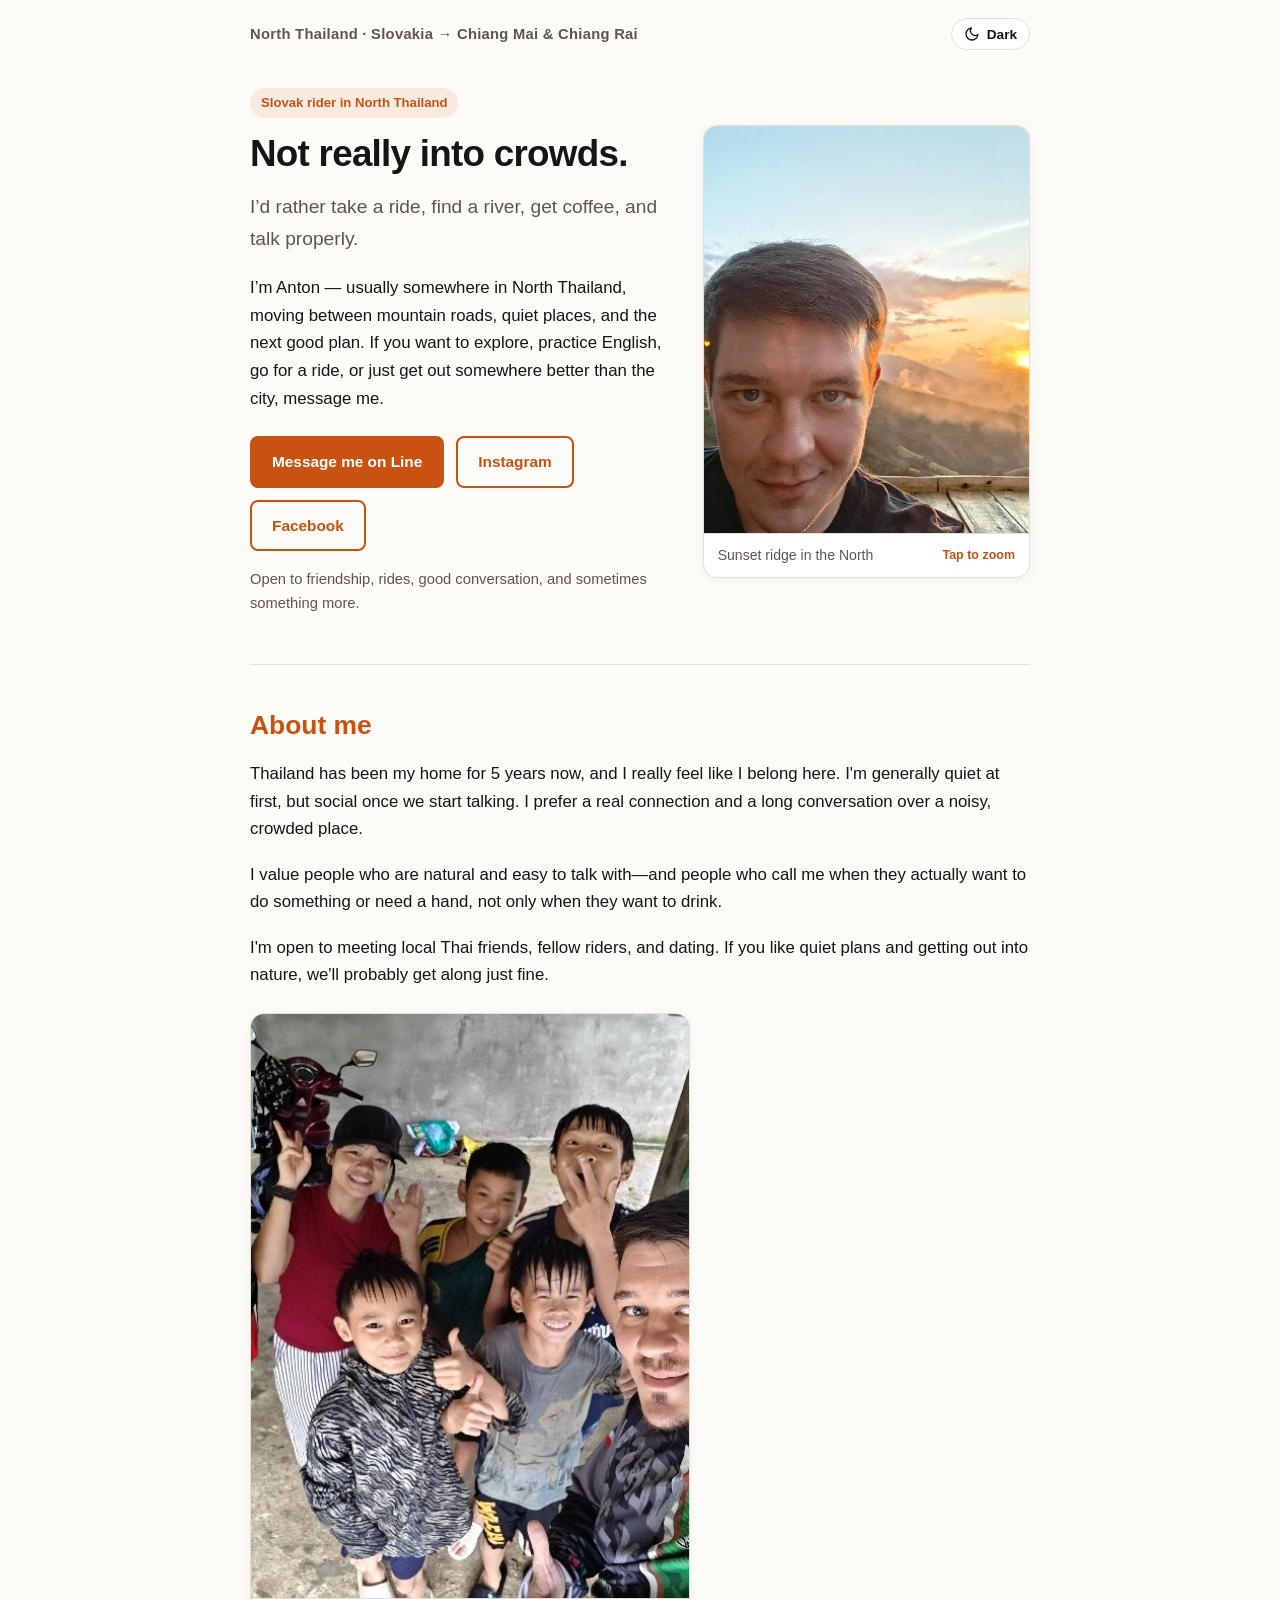
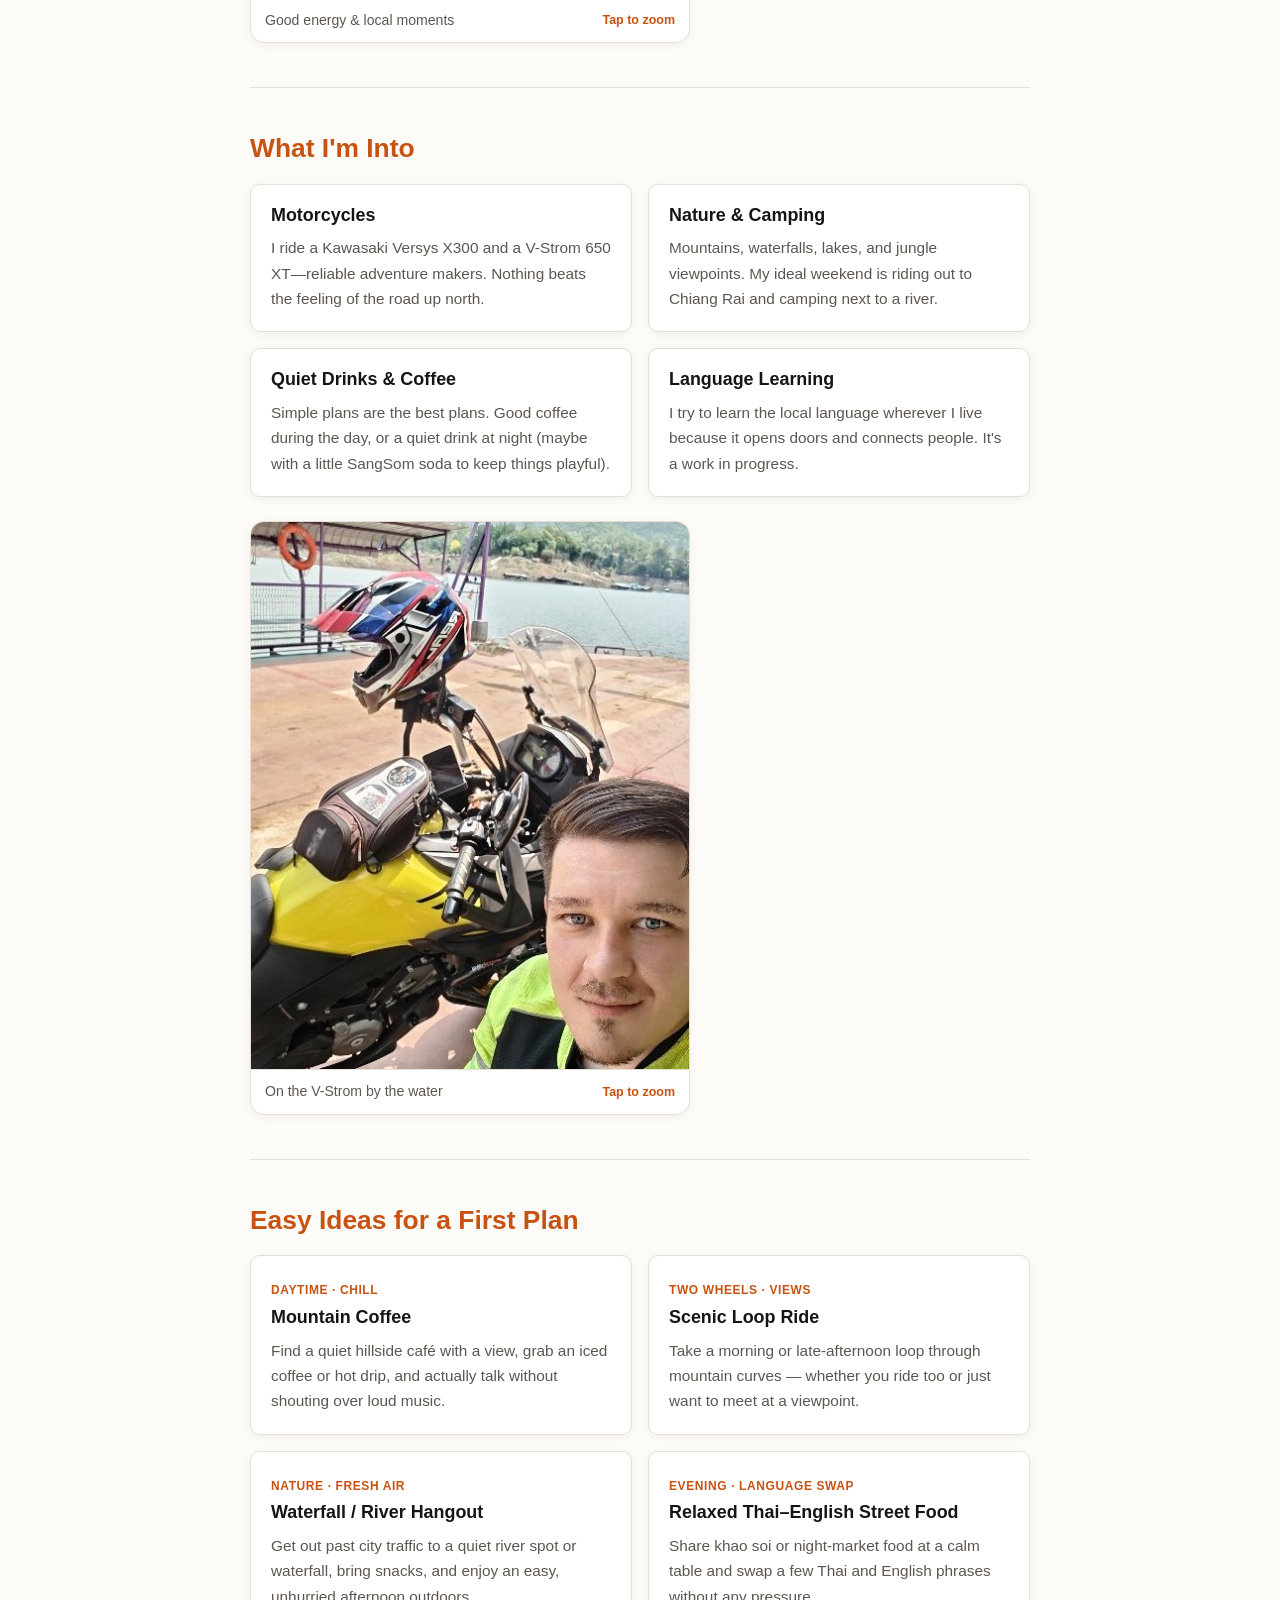
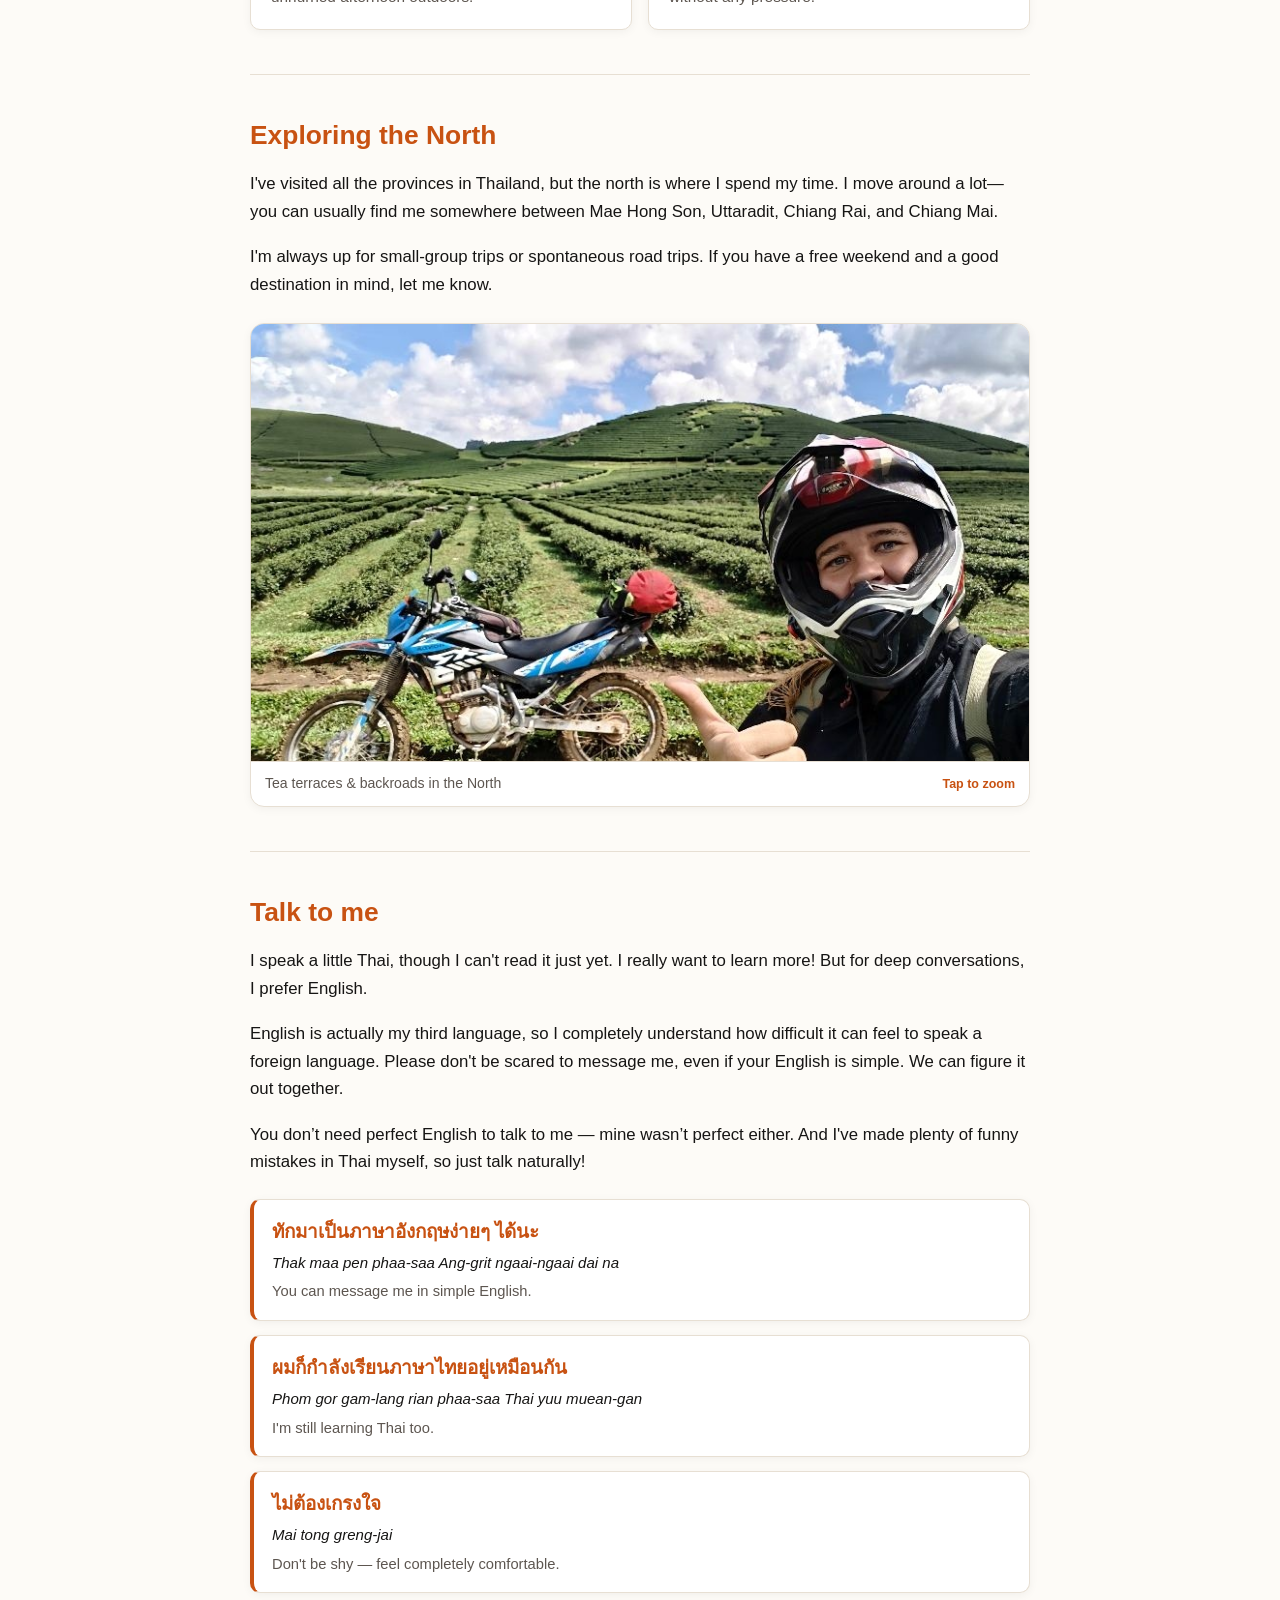
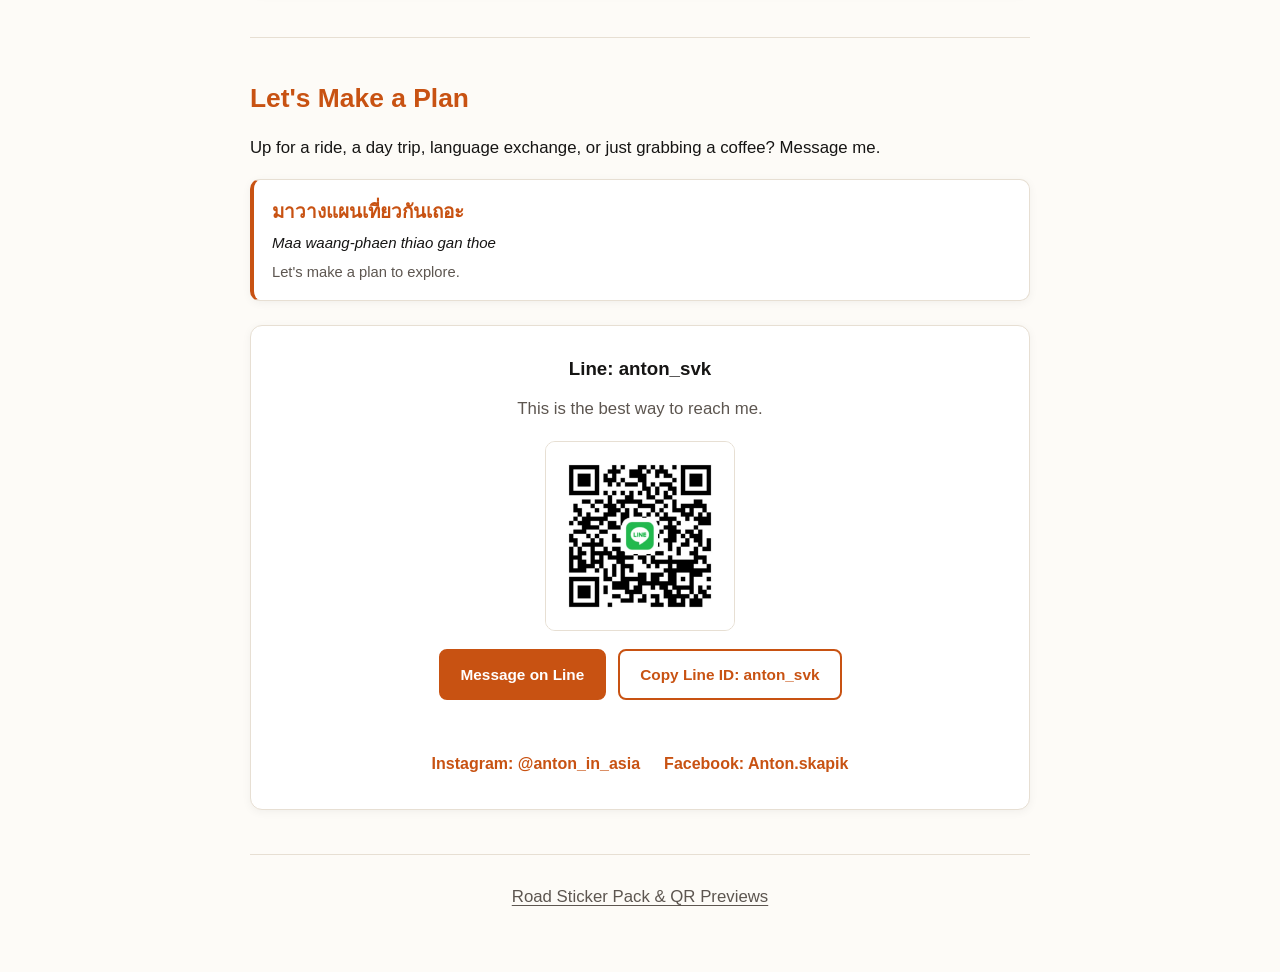
<file: journey/index.html>
<!DOCTYPE html>
<html lang="en" data-theme="light">
<head>
    <meta charset="UTF-8">
    <meta name="viewport" content="width=device-width, initial-scale=1.0">
    <meta name="robots" content="noindex, nofollow, noarchive">
    <title>Anton | Let's explore together</title>
    <meta name="description" content="I spend my time between roads, mountains, and the next good plan in North Thailand. Let's explore.">
    <link rel="icon" type="image/svg+xml" href="data:image/svg+xml,%3Csvg xmlns='http://www.w3.org/2000/svg' viewBox='0 0 64 64'%3E%3Crect width='64' height='64' rx='14' fill='%23c85212'/%3E%3Cpath d='M10 48 L26 22 L36 36 L44 26 L54 48 Z' fill='%23fdfbf7'/%3E%3Ccircle cx='46' cy='17' r='5' fill='%23fdfbf7'/%3E%3C/svg%3E">
    <style>
        :root {
            --bg-color: #fdfbf7;
            --text-color: #161514;
            --text-muted: #5d5650;
            --accent-color: #c85212;
            --accent-hover: #a7420d;
            --accent-soft: rgba(200, 82, 18, 0.1);
            --card-bg: #ffffff;
            --border-color: #e7dfd3;
            --shadow-sm: 0 2px 10px rgba(22, 21, 20, 0.05);
        }

        [data-theme="dark"] {
            --bg-color: #161514;
            --text-color: #f4efe8;
            --text-muted: #b1a89f;
            --accent-color: #e87a35;
            --accent-hover: #f29152;
            --accent-soft: rgba(232, 122, 53, 0.14);
            --card-bg: #201e1c;
            --border-color: #34302c;
            --shadow-sm: 0 4px 14px rgba(0, 0, 0, 0.35);
        }

        * {
            box-sizing: border-box;
            margin: 0;
            padding: 0;
        }

        body {
            font-family: -apple-system, BlinkMacSystemFont, "Segoe UI", Roboto, Helvetica, Arial, sans-serif;
            background-color: var(--bg-color);
            color: var(--text-color);
            line-height: 1.65;
            transition: background-color 0.25s ease, color 0.25s ease;
        }

        .container {
            max-width: 820px;
            margin: 0 auto;
            padding: 0 20px;
        }

        /* Nav & Toggle */
        nav {
            display: flex;
            align-items: center;
            justify-content: space-between;
            padding: 18px 0;
        }

        .nav-brand {
            font-size: 0.92rem;
            font-weight: 600;
            color: var(--text-muted);
            letter-spacing: 0.02em;
        }

        .theme-toggle {
            background: var(--card-bg);
            border: 1px solid var(--border-color);
            cursor: pointer;
            color: var(--text-color);
            padding: 7px 12px;
            border-radius: 999px;
            display: inline-flex;
            align-items: center;
            gap: 7px;
            font-size: 0.85rem;
            font-weight: 600;
            transition: background-color 0.2s ease, border-color 0.2s ease;
        }

        .theme-toggle:hover {
            border-color: var(--accent-color);
        }

        .theme-icon {
            display: inline-flex;
            align-items: center;
            line-height: 0;
        }

        /* Typography */
        h1, h2, h3 {
            font-weight: 700;
            line-height: 1.22;
            margin-bottom: 0.9rem;
        }

        h1 {
            font-size: 2.3rem;
            letter-spacing: -0.02em;
        }

        h2 {
            font-size: 1.65rem;
            margin-bottom: 1.2rem;
            color: var(--accent-color);
        }

        p {
            margin-bottom: 1.1rem;
            font-size: 1.05rem;
        }

        a {
            color: var(--accent-color);
            text-decoration: none;
        }

        a:hover {
            text-decoration: underline;
        }

        /* Hero Split Grid */
        .hero {
            padding: 20px 0 48px;
            border-bottom: 1px solid var(--border-color);
        }

        .hero-grid {
            display: grid;
            grid-template-columns: 1fr;
            gap: 28px;
            align-items: center;
        }

        @media (min-width: 720px) {
            .hero-grid {
                grid-template-columns: 1.12fr 0.88fr;
                gap: 36px;
            }
        }

        .hero-badge {
            display: inline-block;
            padding: 4px 11px;
            border-radius: 999px;
            background-color: var(--accent-soft);
            color: var(--accent-color);
            font-size: 0.82rem;
            font-weight: 600;
            margin-bottom: 0.9rem;
        }

        .hero-subtitle {
            font-size: 1.2rem;
            color: var(--text-muted);
            margin-bottom: 1.2rem;
        }

        .hero-note {
            font-size: 0.92rem;
            color: var(--text-muted);
            margin-top: 1rem;
            margin-bottom: 0;
        }

        /* Photo Figures & Lightbox Trigger */
        .photo-figure {
            margin: 1.5rem 0 0;
            background-color: var(--card-bg);
            border: 1px solid var(--border-color);
            border-radius: 14px;
            overflow: hidden;
            box-shadow: var(--shadow-sm);
        }

        .hero-figure {
            margin: 0;
        }

        .photo-figure.framed-narrow {
            max-width: 440px;
        }

        .photo-trigger {
            display: block;
            width: 100%;
            border: 0;
            padding: 0;
            background: transparent;
            cursor: zoom-in;
            position: relative;
        }

        .photo-trigger:focus-visible {
            outline: 2px solid var(--accent-color);
            outline-offset: -2px;
        }

        .photo-figure img {
            display: block;
            width: 100%;
            height: auto;
            object-fit: cover;
            transition: transform 0.3s ease;
        }

        .photo-trigger:hover img {
            transform: scale(1.015);
        }

        .img-hero {
            aspect-ratio: 4 / 5;
            object-position: center 35%;
        }

        .img-kids {
            aspect-ratio: 3 / 4;
            object-position: center 48%;
        }

        .img-bike {
            aspect-ratio: 4 / 5;
            object-position: center 50%;
        }

        .img-wide {
            aspect-ratio: 16 / 9;
            object-position: center;
        }

        .photo-figure figcaption {
            padding: 10px 14px;
            font-size: 0.88rem;
            color: var(--text-muted);
            border-top: 1px solid var(--border-color);
            display: flex;
            justify-content: space-between;
            align-items: center;
            gap: 10px;
        }

        .zoom-hint {
            font-size: 0.78rem;
            font-weight: 600;
            color: var(--accent-color);
            white-space: nowrap;
        }

        /* Buttons */
        .btn {
            display: inline-flex;
            align-items: center;
            justify-content: center;
            gap: 8px;
            padding: 11px 20px;
            background-color: var(--accent-color);
            color: #ffffff;
            text-decoration: none;
            border: 2px solid var(--accent-color);
            border-radius: 8px;
            font-weight: 600;
            font-size: 0.96rem;
            cursor: pointer;
            transition: background-color 0.2s ease, border-color 0.2s ease, color 0.2s ease;
        }

        [data-theme="dark"] .btn {
            color: #161514;
        }

        .btn:hover {
            background-color: var(--accent-hover);
            border-color: var(--accent-hover);
            color: #ffffff;
            text-decoration: none;
        }

        [data-theme="dark"] .btn:hover {
            color: #161514;
        }

        .btn-outline {
            background-color: transparent;
            color: var(--accent-color);
        }

        [data-theme="dark"] .btn-outline {
            color: var(--accent-color);
        }

        .btn-outline:hover {
            background-color: var(--accent-color);
            color: #ffffff;
        }

        [data-theme="dark"] .btn-outline:hover {
            color: #161514;
        }

        .cta-group {
            display: flex;
            gap: 12px;
            flex-wrap: wrap;
            margin-top: 1.5rem;
        }

        /* Sections */
        section {
            padding: 44px 0;
            border-bottom: 1px solid var(--border-color);
        }

        section:last-of-type {
            border-bottom: none;
        }

        /* 2-col Cards */
        .cards {
            display: grid;
            grid-template-columns: 1fr;
            gap: 16px;
        }

        @media (min-width: 600px) {
            .cards {
                grid-template-columns: 1fr 1fr;
            }
        }

        .card {
            background-color: var(--card-bg);
            border: 1px solid var(--border-color);
            padding: 20px;
            border-radius: 10px;
            box-shadow: var(--shadow-sm);
        }

        .card h3 {
            font-size: 1.12rem;
            margin-bottom: 0.55rem;
        }

        .card p {
            font-size: 0.96rem;
            margin-bottom: 0;
            color: var(--text-muted);
        }

        .plan-tag {
            display: inline-block;
            font-size: 0.75rem;
            font-weight: 700;
            text-transform: uppercase;
            letter-spacing: 0.05em;
            color: var(--accent-color);
            margin-bottom: 6px;
        }

        /* Bilingual Phrase Cards */
        .phrase-grid {
            display: grid;
            grid-template-columns: 1fr;
            gap: 14px;
            margin-top: 1.4rem;
        }

        .phrase-card {
            background-color: var(--card-bg);
            border: 1px solid var(--border-color);
            border-left: 4px solid var(--accent-color);
            border-radius: 10px;
            padding: 16px 18px;
            box-shadow: var(--shadow-sm);
        }

        .phrase-thai {
            font-size: 1.18rem;
            font-weight: 700;
            color: var(--accent-color);
            margin-bottom: 4px;
        }

        .phrase-phonetic {
            font-size: 0.94rem;
            font-style: italic;
            color: var(--text-color);
            margin-bottom: 4px;
        }

        .phrase-en {
            font-size: 0.92rem;
            color: var(--text-muted);
            margin-bottom: 0;
        }

        /* Contact Section */
        .contact-box {
            background-color: var(--card-bg);
            border: 1px solid var(--border-color);
            padding: 32px 22px;
            border-radius: 12px;
            text-align: center;
            box-shadow: var(--shadow-sm);
            margin-top: 1.5rem;
        }

        .qr-code {
            max-width: 190px;
            width: 100%;
            height: auto;
            border-radius: 10px;
            margin: 18px auto;
            display: block;
            border: 1px solid var(--border-color);
        }

        .contact-actions {
            display: flex;
            justify-content: center;
            flex-wrap: wrap;
            gap: 12px;
            margin-top: 12px;
        }

        .copy-status {
            min-height: 1.3em;
            font-size: 0.88rem;
            font-weight: 600;
            color: var(--accent-color);
            margin-top: 10px;
            margin-bottom: 0;
        }

        .social-links {
            margin-top: 22px;
            display: flex;
            flex-direction: column;
            align-items: center;
            gap: 10px;
        }

        @media (min-width: 500px) {
            .social-links {
                flex-direction: row;
                justify-content: center;
                gap: 24px;
            }
        }

        .social-links a {
            font-weight: 600;
        }

        /* Discreet Footer */
        .journey-footer {
            padding: 28px 0 44px;
            text-align: center;
            color: var(--text-muted);
            font-size: 0.88rem;
            border-top: 1px solid var(--border-color);
        }

        .journey-footer a {
            color: var(--text-muted);
            text-decoration: underline;
            text-underline-offset: 3px;
        }

        .journey-footer a:hover {
            color: var(--accent-color);
        }

        /* Lightbox Modal */
        .lightbox {
            position: fixed;
            inset: 0;
            z-index: 100;
            background-color: rgba(12, 11, 10, 0.9);
            display: none;
            align-items: center;
            justify-content: center;
            padding: 20px;
        }

        .lightbox.is-open {
            display: flex;
        }

        .lightbox-inner {
            position: relative;
            max-width: 92vw;
            max-height: 90vh;
            display: flex;
            flex-direction: column;
            align-items: center;
            gap: 12px;
        }

        .lightbox-img {
            max-width: 100%;
            max-height: 80vh;
            width: auto;
            height: auto;
            border-radius: 10px;
            object-fit: contain;
            background-color: #161514;
        }

        .lightbox-caption {
            color: #f4efe8;
            font-size: 0.95rem;
            text-align: center;
        }

        .lightbox-close {
            position: absolute;
            top: -12px;
            right: -12px;
            width: 36px;
            height: 36px;
            border-radius: 50%;
            border: 1px solid rgba(255, 255, 255, 0.3);
            background-color: #161514;
            color: #ffffff;
            font-size: 1.3rem;
            line-height: 1;
            cursor: pointer;
            display: inline-flex;
            align-items: center;
            justify-content: center;
        }

        .lightbox-close:hover {
            background-color: var(--accent-color);
        }
    </style>
</head>
<body>
    <div class="container">
        <nav aria-label="Theme switcher">
            <span class="nav-brand">North Thailand · Slovakia → Chiang Mai &amp; Chiang Rai</span>
            <button class="theme-toggle" id="theme-toggle" type="button" aria-label="Toggle color theme">
                <span class="theme-icon" aria-hidden="true"></span>
                <span class="theme-label">Dark</span>
            </button>
        </nav>

        <main>
            <!-- 1. Hero -->
            <section class="hero">
                <div class="hero-grid">
                    <div class="hero-copy">
                        <span class="hero-badge">Slovak rider in North Thailand</span>
                        <h1>Not really into crowds.</h1>
                        <p class="hero-subtitle">I’d rather take a ride, find a river, get coffee, and talk properly.</p>
                        <p>I’m Anton — usually somewhere in North Thailand, moving between mountain roads, quiet places, and the next good plan. If you want to explore, practice English, go for a ride, or just get out somewhere better than the city, message me.</p>
                        <div class="cta-group">
                            <a href="https://line.me/ti/p/~anton_svk" class="btn" target="_blank" rel="noopener noreferrer">Message me on Line</a>
                            <a href="https://instagram.com/anton_in_asia" class="btn btn-outline" target="_blank" rel="noopener noreferrer">Instagram</a>
                            <a href="https://facebook.com/Anton.skapik" class="btn btn-outline" target="_blank" rel="noopener noreferrer">Facebook</a>
                        </div>
                        <p class="hero-note">Open to friendship, rides, good conversation, and sometimes something more.</p>
                    </div>
                    <figure class="photo-figure hero-figure">
                        <button type="button" class="photo-trigger" data-lightbox-src="32409d59.jpg" data-lightbox-caption="Golden hour in the northern hills — quiet viewpoints beat crowded streets." aria-label="Enlarge photo: Anton at golden hour in North Thailand">
                            <img src="32409d59.jpg" alt="Anton at a mountain sunset viewpoint in North Thailand" width="422" height="770" class="img-hero">
                        </button>
                        <figcaption>
                            <span>Sunset ridge in the North</span>
                            <span class="zoom-hint">Tap to zoom</span>
                        </figcaption>
                    </figure>
                </div>
            </section>

            <!-- 2. About / vibe -->
            <section id="vibe">
                <h2>About me</h2>
                <p>Thailand has been my home for 5 years now, and I really feel like I belong here. I'm generally quiet at first, but social once we start talking. I prefer a real connection and a long conversation over a noisy, crowded place.</p>
                <p>I value people who are natural and easy to talk with—and people who call me when they actually want to do something or need a hand, not only when they want to drink.</p>
                <p>I'm open to meeting local Thai friends, fellow riders, and dating. If you like quiet plans and getting out into nature, we'll probably get along just fine.</p>
                <figure class="photo-figure framed-narrow">
                    <button type="button" class="photo-trigger" data-lightbox-src="a9fad962.jpg" data-lightbox-caption="Teaching and volunteering stops along the way — always up for genuine moments." aria-label="Enlarge photo: Anton smiling with local kids">
                        <img src="a9fad962.jpg" alt="Anton smiling with five local kids" width="432" height="760" loading="lazy" class="img-kids">
                    </button>
                    <figcaption>
                        <span>Good energy &amp; local moments</span>
                        <span class="zoom-hint">Tap to zoom</span>
                    </figcaption>
                </figure>
            </section>

            <!-- 3. What I'm into -->
            <section id="interests">
                <h2>What I'm Into</h2>
                <div class="cards">
                    <div class="card">
                        <h3>Motorcycles</h3>
                        <p>I ride a Kawasaki Versys X300 and a V-Strom 650 XT—reliable adventure makers. Nothing beats the feeling of the road up north.</p>
                    </div>
                    <div class="card">
                        <h3>Nature &amp; Camping</h3>
                        <p>Mountains, waterfalls, lakes, and jungle viewpoints. My ideal weekend is riding out to Chiang Rai and camping next to a river.</p>
                    </div>
                    <div class="card">
                        <h3>Quiet Drinks &amp; Coffee</h3>
                        <p>Simple plans are the best plans. Good coffee during the day, or a quiet drink at night (maybe with a little SangSom soda to keep things playful).</p>
                    </div>
                    <div class="card">
                        <h3>Language Learning</h3>
                        <p>I try to learn the local language wherever I live because it opens doors and connects people. It's a work in progress.</p>
                    </div>
                </div>
                <figure class="photo-figure framed-narrow">
                    <button type="button" class="photo-trigger" data-lightbox-src="44caabcc.jpg" data-lightbox-caption="Lake ferry stop with the yellow V-Strom and riding helmet." aria-label="Enlarge photo: Anton with his V-Strom motorbike and helmet">
                        <img src="44caabcc.jpg" alt="Anton with yellow V-Strom motorbike and helmet by a northern lake" width="442" height="790" loading="lazy" class="img-bike">
                    </button>
                    <figcaption>
                        <span>On the V-Strom by the water</span>
                        <span class="zoom-hint">Tap to zoom</span>
                    </figcaption>
                </figure>
            </section>

            <!-- 4. Easy Ideas for a First Plan -->
            <section id="first-plan">
                <h2>Easy Ideas for a First Plan</h2>
                <div class="cards">
                    <article class="card">
                        <span class="plan-tag">Daytime · Chill</span>
                        <h3>Mountain Coffee</h3>
                        <p>Find a quiet hillside café with a view, grab an iced coffee or hot drip, and actually talk without shouting over loud music.</p>
                    </article>
                    <article class="card">
                        <span class="plan-tag">Two Wheels · Views</span>
                        <h3>Scenic Loop Ride</h3>
                        <p>Take a morning or late-afternoon loop through mountain curves — whether you ride too or just want to meet at a viewpoint.</p>
                    </article>
                    <article class="card">
                        <span class="plan-tag">Nature · Fresh Air</span>
                        <h3>Waterfall / River Hangout</h3>
                        <p>Get out past city traffic to a quiet river spot or waterfall, bring snacks, and enjoy an easy, unhurried afternoon outdoors.</p>
                    </article>
                    <article class="card">
                        <span class="plan-tag">Evening · Language Swap</span>
                        <h3>Relaxed Thai–English Street Food</h3>
                        <p>Share khao soi or night-market food at a calm table and swap a few Thai and English phrases without any pressure.</p>
                    </article>
                </div>
            </section>

            <!-- 5. North Thailand / exploring -->
            <section id="exploring">
                <h2>Exploring the North</h2>
                <p>I've visited all the provinces in Thailand, but the north is where I spend my time. I move around a lot—you can usually find me somewhere between Mae Hong Son, Uttaradit, Chiang Rai, and Chiang Mai.</p>
                <p>I'm always up for small-group trips or spontaneous road trips. If you have a free weekend and a good destination in mind, let me know.</p>
                <figure class="photo-figure">
                    <button type="button" class="photo-trigger" data-lightbox-src="e7f54124.jpg" data-lightbox-caption="Off-road trail through northern tea terraces — the kind of road worth finding." aria-label="Enlarge photo: Anton on a dirt bike in green mountain tea terraces">
                        <img src="e7f54124.jpg" alt="Anton on a blue dirt bike in green northern tea terraces" width="820" height="452" loading="lazy" class="img-wide">
                    </button>
                    <figcaption>
                        <span>Tea terraces &amp; backroads in the North</span>
                        <span class="zoom-hint">Tap to zoom</span>
                    </figcaption>
                </figure>
            </section>

            <!-- 6. Language / don't be shy -->
            <section id="language">
                <h2>Talk to me</h2>
                <p>I speak a little Thai, though I can't read it just yet. I really want to learn more! But for deep conversations, I prefer English.</p>
                <p>English is actually my third language, so I completely understand how difficult it can feel to speak a foreign language. Please don't be scared to message me, even if your English is simple. We can figure it out together.</p>
                <p>You don’t need perfect English to talk to me — mine wasn’t perfect either. And I've made plenty of funny mistakes in Thai myself, so just talk naturally!</p>

                <div class="phrase-grid">
                    <div class="phrase-card">
                        <p class="phrase-thai">ทักมาเป็นภาษาอังกฤษง่ายๆ ได้นะ</p>
                        <p class="phrase-phonetic">Thak maa pen phaa-saa Ang-grit ngaai-ngaai dai na</p>
                        <p class="phrase-en">You can message me in simple English.</p>
                    </div>
                    <div class="phrase-card">
                        <p class="phrase-thai">ผมก็กำลังเรียนภาษาไทยอยู่เหมือนกัน</p>
                        <p class="phrase-phonetic">Phom gor gam-lang rian phaa-saa Thai yuu muean-gan</p>
                        <p class="phrase-en">I'm still learning Thai too.</p>
                    </div>
                    <div class="phrase-card">
                        <p class="phrase-thai">ไม่ต้องเกรงใจ</p>
                        <p class="phrase-phonetic">Mai tong greng-jai</p>
                        <p class="phrase-en">Don't be shy — feel completely comfortable.</p>
                    </div>
                </div>
            </section>

            <!-- 7. Contact / make a plan -->
            <section id="contact">
                <h2>Let's Make a Plan</h2>
                <p>Up for a ride, a day trip, language exchange, or just grabbing a coffee? Message me.</p>
                <div class="phrase-card">
                    <p class="phrase-thai">มาวางแผนเที่ยวกันเถอะ</p>
                    <p class="phrase-phonetic">Maa waang-phaen thiao gan thoe</p>
                    <p class="phrase-en">Let's make a plan to explore.</p>
                </div>

                <div class="contact-box">
                    <h3>Line: anton_svk</h3>
                    <p style="color: var(--text-muted); margin-top: 0.3rem; margin-bottom: 0;">This is the best way to reach me.</p>
                    <img src="line_qr.jpg" alt="Anton's Line QR Code" width="612" height="612" loading="lazy" class="qr-code">
                    <div class="contact-actions">
                        <a href="https://line.me/ti/p/~anton_svk" class="btn" target="_blank" rel="noopener noreferrer">Message on Line</a>
                        <button type="button" id="copy-line-btn" class="btn btn-outline">Copy Line ID: anton_svk</button>
                    </div>
                    <p id="copy-status" class="copy-status" role="status" aria-live="polite"></p>

                    <div class="social-links">
                        <a href="https://instagram.com/anton_in_asia" target="_blank" rel="noopener noreferrer">Instagram: @anton_in_asia</a>
                        <a href="https://facebook.com/Anton.skapik" target="_blank" rel="noopener noreferrer">Facebook: Anton.skapik</a>
                    </div>
                </div>
            </section>
        </main>

        <footer class="journey-footer">
            <p><a href="stickers/">Road Sticker Pack &amp; QR Previews</a></p>
        </footer>
    </div>

    <!-- Lightbox Modal -->
    <div id="lightbox" class="lightbox" role="dialog" aria-modal="true" aria-label="Photo preview">
        <div class="lightbox-inner">
            <button type="button" id="lightbox-close" class="lightbox-close" aria-label="Close photo preview">&times;</button>
            <img id="lightbox-img" class="lightbox-img" alt="">
            <p id="lightbox-caption" class="lightbox-caption"></p>
        </div>
    </div>

    <script>
        (function () {
            const themeToggle = document.getElementById('theme-toggle');
            const themeIcon = themeToggle.querySelector('.theme-icon');
            const themeLabel = themeToggle.querySelector('.theme-label');
            const htmlElement = document.documentElement;

            const MOON_SVG = '<svg width="16" height="16" viewBox="0 0 24 24" fill="none" stroke="currentColor" stroke-width="2" stroke-linecap="round" stroke-linejoin="round"><path d="M21 12.79A9 9 0 1 1 11.21 3 7 7 0 0 0 21 12.79z"></path></svg>';
            const SUN_SVG = '<svg width="16" height="16" viewBox="0 0 24 24" fill="none" stroke="currentColor" stroke-width="2" stroke-linecap="round" stroke-linejoin="round"><circle cx="12" cy="12" r="5"></circle><line x1="12" y1="1" x2="12" y2="3"></line><line x1="12" y1="21" x2="12" y2="23"></line><line x1="4.22" y1="4.22" x2="5.64" y2="5.64"></line><line x1="18.36" y1="18.36" x2="19.78" y2="19.78"></line><line x1="1" y1="12" x2="3" y2="12"></line><line x1="21" y1="12" x2="23" y2="12"></line><line x1="4.22" y1="19.78" x2="5.64" y2="18.36"></line><line x1="18.36" y1="5.64" x2="19.78" y2="4.22"></line></svg>';

            function applyTheme(theme) {
                htmlElement.setAttribute('data-theme', theme);
                if (theme === 'dark') {
                    themeIcon.innerHTML = SUN_SVG;
                    themeLabel.textContent = 'Light';
                    themeToggle.setAttribute('aria-label', 'Switch to light mode');
                } else {
                    themeIcon.innerHTML = MOON_SVG;
                    themeLabel.textContent = 'Dark';
                    themeToggle.setAttribute('aria-label', 'Switch to dark mode');
                }
            }

            const savedTheme = localStorage.getItem('journey-theme');
            const prefersDark = window.matchMedia && window.matchMedia('(prefers-color-scheme: dark)').matches;
            applyTheme(savedTheme || (prefersDark ? 'dark' : 'light'));

            themeToggle.addEventListener('click', () => {
                const nextTheme = htmlElement.getAttribute('data-theme') === 'dark' ? 'light' : 'dark';
                localStorage.setItem('journey-theme', nextTheme);
                applyTheme(nextTheme);
            });

            // 1-tap Copy Line ID
            const copyBtn = document.getElementById('copy-line-btn');
            const copyStatus = document.getElementById('copy-status');
            let copyTimer = null;

            copyBtn.addEventListener('click', async () => {
                const lineId = 'anton_svk';
                let copied = false;
                if (navigator.clipboard && navigator.clipboard.writeText) {
                    try {
                        await navigator.clipboard.writeText(lineId);
                        copied = true;
                    } catch (_) {
                        copied = false;
                    }
                }
                if (!copied) {
                    try {
                        const tmp = document.createElement('textarea');
                        tmp.value = lineId;
                        tmp.setAttribute('readonly', '');
                        tmp.style.position = 'absolute';
                        tmp.style.left = '-9999px';
                        document.body.appendChild(tmp);
                        tmp.select();
                        copied = document.execCommand('copy');
                        document.body.removeChild(tmp);
                    } catch (_) {
                        copied = false;
                    }
                }
                if (copied) {
                    copyBtn.textContent = 'Copied!';
                    copyStatus.textContent = 'Line ID "anton_svk" copied to clipboard.';
                } else {
                    copyBtn.textContent = 'Copied!';
                    copyStatus.textContent = 'Line ID: anton_svk';
                }
                clearTimeout(copyTimer);
                copyTimer = setTimeout(() => {
                    copyBtn.textContent = 'Copy Line ID: anton_svk';
                    copyStatus.textContent = '';
                }, 2400);
            });

            // Lightbox Modal
            const lightbox = document.getElementById('lightbox');
            const lightboxImg = document.getElementById('lightbox-img');
            const lightboxCaption = document.getElementById('lightbox-caption');
            const lightboxClose = document.getElementById('lightbox-close');
            let lastTrigger = null;

            function openLightbox(trigger) {
                lastTrigger = trigger;
                const img = trigger.querySelector('img');
                lightboxImg.src = trigger.dataset.lightboxSrc;
                lightboxImg.alt = img ? img.alt : '';
                lightboxCaption.textContent = trigger.dataset.lightboxCaption || '';
                lightbox.classList.add('is-open');
                lightboxClose.focus();
            }

            function closeLightbox() {
                lightbox.classList.remove('is-open');
                lightboxImg.removeAttribute('src');
                if (lastTrigger) {
                    lastTrigger.focus();
                    lastTrigger = null;
                }
            }

            document.querySelectorAll('.photo-trigger').forEach((btn) => {
                btn.addEventListener('click', () => openLightbox(btn));
            });

            lightboxClose.addEventListener('click', closeLightbox);
            lightbox.addEventListener('click', (e) => {
                if (e.target === lightbox) closeLightbox();
            });
            document.addEventListener('keydown', (e) => {
                if (e.key === 'Escape' && lightbox.classList.contains('is-open')) {
                    closeLightbox();
                }
            });
        })();
    </script>
</body>
</html>
</file>
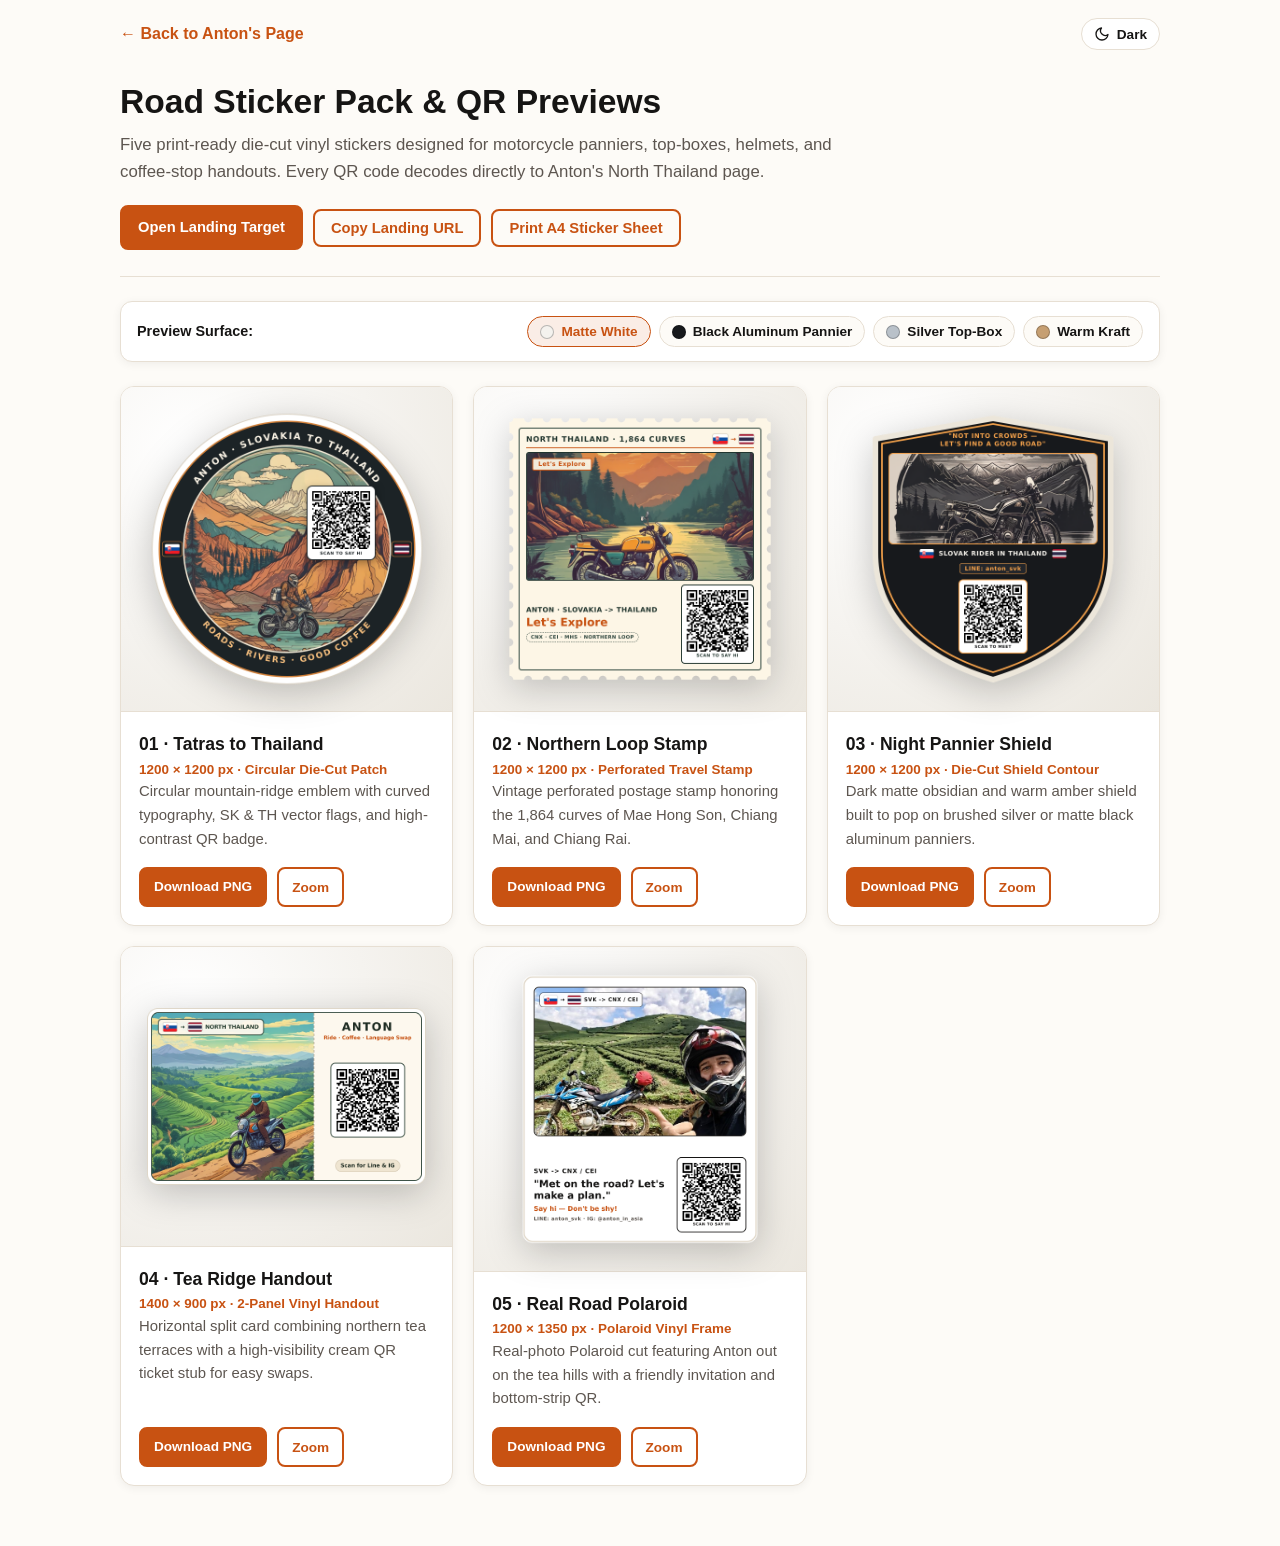
<file: journey/stickers/index.html>
<!DOCTYPE html>
<html lang="en" data-theme="light">
<head>
    <meta charset="UTF-8">
    <meta name="viewport" content="width=device-width, initial-scale=1.0">
    <meta name="robots" content="noindex, nofollow, noarchive">
    <title>Road Sticker Pack &amp; QR Previews | Anton</title>
    <meta name="description" content="Print-ready die-cut vinyl road stickers with scannable QR codes linking to Anton's North Thailand page.">
    <link rel="icon" type="image/svg+xml" href="data:image/svg+xml,%3Csvg xmlns='http://www.w3.org/2000/svg' viewBox='0 0 64 64'%3E%3Crect width='64' height='64' rx='14' fill='%23c85212'/%3E%3Cpath d='M10 48 L26 22 L36 36 L44 26 L54 48 Z' fill='%23fdfbf7'/%3E%3Ccircle cx='46' cy='17' r='5' fill='%23fdfbf7'/%3E%3C/svg%3E">
    <style>
        :root {
            --bg-color: #fdfbf7;
            --text-color: #161514;
            --text-muted: #5d5650;
            --accent-color: #c85212;
            --accent-hover: #a7420d;
            --accent-soft: rgba(200, 82, 18, 0.1);
            --card-bg: #ffffff;
            --border-color: #e7dfd3;
            --shadow-sm: 0 2px 10px rgba(22, 21, 20, 0.06);
            --stage-bg: #f6f4ef;
            --stage-pattern: none;
        }

        [data-theme="dark"] {
            --bg-color: #161514;
            --text-color: #f4efe8;
            --text-muted: #b1a89f;
            --accent-color: #e87a35;
            --accent-hover: #f29152;
            --accent-soft: rgba(232, 122, 53, 0.14);
            --card-bg: #201e1c;
            --border-color: #34302c;
            --shadow-sm: 0 4px 14px rgba(0, 0, 0, 0.35);
        }

        /* Backdrop surface presets */
        [data-surface="white"] {
            --stage-bg: #f4f2ee;
            --stage-pattern: radial-gradient(circle at 20% 20%, #ffffff 0%, #ebe7df 100%);
        }
        [data-surface="black-pannier"] {
            --stage-bg: #17191c;
            --stage-pattern: linear-gradient(135deg, #1d2024 0%, #111315 55%, #1c1f24 100%);
        }
        [data-surface="silver-topbox"] {
            --stage-bg: #b9c1c9;
            --stage-pattern: linear-gradient(135deg, #d7dde3 0%, #9fa9b3 50%, #cfd6dc 100%);
        }
        [data-surface="kraft"] {
            --stage-bg: #c69f72;
            --stage-pattern: linear-gradient(135deg, #cfa97c 0%, #b88e60 100%);
        }

        * {
            box-sizing: border-box;
            margin: 0;
            padding: 0;
        }

        body {
            font-family: -apple-system, BlinkMacSystemFont, "Segoe UI", Roboto, Helvetica, Arial, sans-serif;
            background-color: var(--bg-color);
            color: var(--text-color);
            line-height: 1.6;
            transition: background-color 0.25s ease, color 0.25s ease;
        }

        .container {
            max-width: 1080px;
            margin: 0 auto;
            padding: 0 20px 60px;
        }

        .top-bar {
            display: flex;
            align-items: center;
            justify-content: space-between;
            gap: 12px;
            padding: 18px 0;
            flex-wrap: wrap;
        }

        .back-link {
            display: inline-flex;
            align-items: center;
            gap: 6px;
            font-weight: 600;
            color: var(--accent-color);
            text-decoration: none;
        }

        .back-link:hover {
            text-decoration: underline;
        }

        .theme-toggle {
            background: var(--card-bg);
            border: 1px solid var(--border-color);
            cursor: pointer;
            color: var(--text-color);
            padding: 7px 12px;
            border-radius: 999px;
            display: inline-flex;
            align-items: center;
            gap: 7px;
            font-size: 0.85rem;
            font-weight: 600;
        }

        .theme-toggle:hover {
            border-color: var(--accent-color);
        }

        .theme-icon {
            display: inline-flex;
            line-height: 0;
        }

        .hero-header {
            padding: 14px 0 26px;
            border-bottom: 1px solid var(--border-color);
            margin-bottom: 24px;
        }

        h1 {
            font-size: 2.1rem;
            line-height: 1.2;
            margin-bottom: 0.6rem;
        }

        .subtitle {
            color: var(--text-muted);
            font-size: 1.05rem;
            max-width: 720px;
            margin-bottom: 1.2rem;
        }

        .action-row {
            display: flex;
            flex-wrap: wrap;
            gap: 10px;
            align-items: center;
        }

        .btn {
            display: inline-flex;
            align-items: center;
            justify-content: center;
            gap: 7px;
            padding: 9px 16px;
            border-radius: 8px;
            border: 2px solid var(--accent-color);
            background-color: var(--accent-color);
            color: #ffffff;
            font-size: 0.92rem;
            font-weight: 600;
            cursor: pointer;
            text-decoration: none;
            transition: background-color 0.2s ease, border-color 0.2s ease, color 0.2s ease;
        }

        [data-theme="dark"] .btn {
            color: #161514;
        }

        .btn:hover {
            background-color: var(--accent-hover);
            border-color: var(--accent-hover);
            text-decoration: none;
        }

        .btn-outline {
            background-color: transparent;
            color: var(--accent-color);
        }

        [data-theme="dark"] .btn-outline {
            color: var(--accent-color);
        }

        .btn-outline:hover {
            background-color: var(--accent-color);
            color: #ffffff;
        }

        [data-theme="dark"] .btn-outline:hover {
            color: #161514;
        }

        .copy-status {
            font-size: 0.88rem;
            font-weight: 600;
            color: var(--accent-color);
        }

        /* Backdrop Switcher */
        .surface-bar {
            display: flex;
            align-items: center;
            justify-content: space-between;
            gap: 14px;
            flex-wrap: wrap;
            background-color: var(--card-bg);
            border: 1px solid var(--border-color);
            border-radius: 12px;
            padding: 14px 16px;
            margin-bottom: 24px;
            box-shadow: var(--shadow-sm);
        }

        .surface-label {
            font-size: 0.9rem;
            font-weight: 700;
            color: var(--text-color);
        }

        .surface-buttons {
            display: flex;
            flex-wrap: wrap;
            gap: 8px;
        }

        .surface-btn {
            display: inline-flex;
            align-items: center;
            gap: 7px;
            padding: 7px 12px;
            border-radius: 999px;
            border: 1px solid var(--border-color);
            background-color: var(--bg-color);
            color: var(--text-color);
            font-size: 0.85rem;
            font-weight: 600;
            cursor: pointer;
            transition: border-color 0.15s ease, background-color 0.15s ease;
        }

        .surface-btn[aria-pressed="true"] {
            border-color: var(--accent-color);
            background-color: var(--accent-soft);
            color: var(--accent-color);
        }

        .swatch {
            width: 14px;
            height: 14px;
            border-radius: 50%;
            border: 1px solid rgba(0, 0, 0, 0.25);
        }

        /* Stickers Grid */
        .stickers-grid {
            display: grid;
            grid-template-columns: repeat(auto-fit, minmax(300px, 1fr));
            gap: 20px;
        }

        .sticker-card {
            background-color: var(--card-bg);
            border: 1px solid var(--border-color);
            border-radius: 14px;
            overflow: hidden;
            display: flex;
            flex-direction: column;
            box-shadow: var(--shadow-sm);
        }

        .sticker-stage {
            background-color: var(--stage-bg);
            background-image: var(--stage-pattern);
            padding: 22px;
            display: flex;
            align-items: center;
            justify-content: center;
            min-height: 300px;
            border-bottom: 1px solid var(--border-color);
            transition: background 0.25s ease;
        }

        .zoom-trigger {
            border: 0;
            background: transparent;
            padding: 0;
            cursor: zoom-in;
            display: flex;
            align-items: center;
            justify-content: center;
            width: 100%;
        }

        .sticker-stage img {
            max-width: 100%;
            max-height: 280px;
            width: auto;
            height: auto;
            object-fit: contain;
            filter: drop-shadow(0 8px 18px rgba(0, 0, 0, 0.22));
            transition: transform 0.25s ease;
        }

        .zoom-trigger:hover img {
            transform: scale(1.03);
        }

        .sticker-meta {
            padding: 18px;
            display: flex;
            flex-direction: column;
            gap: 8px;
            flex: 1;
            justify-content: space-between;
        }

        .sticker-title {
            font-size: 1.1rem;
            font-weight: 700;
        }

        .sticker-specs {
            font-size: 0.84rem;
            font-weight: 600;
            color: var(--accent-color);
        }

        .sticker-desc {
            font-size: 0.93rem;
            color: var(--text-muted);
        }

        .sticker-actions {
            display: flex;
            gap: 10px;
            margin-top: 8px;
            flex-wrap: wrap;
        }

        .btn-sm {
            padding: 7px 13px;
            font-size: 0.85rem;
        }

        /* Lightbox */
        .lightbox {
            position: fixed;
            inset: 0;
            z-index: 100;
            background-color: rgba(12, 11, 10, 0.9);
            display: none;
            align-items: center;
            justify-content: center;
            padding: 20px;
        }

        .lightbox.is-open {
            display: flex;
        }

        .lightbox-inner {
            position: relative;
            max-width: 92vw;
            max-height: 92vh;
            display: flex;
            flex-direction: column;
            align-items: center;
            gap: 12px;
        }

        .lightbox-img {
            max-width: 100%;
            max-height: 82vh;
            width: auto;
            height: auto;
            object-fit: contain;
        }

        .lightbox-caption {
            color: #f4efe8;
            font-size: 0.96rem;
            text-align: center;
        }

        .lightbox-close {
            position: absolute;
            top: -12px;
            right: -12px;
            width: 36px;
            height: 36px;
            border-radius: 50%;
            border: 1px solid rgba(255, 255, 255, 0.3);
            background-color: #161514;
            color: #ffffff;
            font-size: 1.3rem;
            cursor: pointer;
            display: inline-flex;
            align-items: center;
            justify-content: center;
        }

        .lightbox-close:hover {
            background-color: var(--accent-color);
        }

        @page {
            size: A4;
            margin: 10mm;
        }

        @media print {
            body {
                background: #ffffff !important;
                color: #111827 !important;
            }
            .top-bar,
            .action-row,
            .surface-bar,
            .sticker-actions,
            .lightbox {
                display: none !important;
            }
            .container {
                max-width: 100%;
                padding: 0;
            }
            .hero-header {
                padding: 0 0 8pt;
                margin-bottom: 10pt;
            }
            .stickers-grid {
                grid-template-columns: repeat(2, 1fr);
                gap: 10pt;
            }
            .sticker-card {
                border: 1px dashed #cbd5e1 !important;
                background: #ffffff !important;
                box-shadow: none !important;
                break-inside: avoid;
            }
            .sticker-stage {
                background: #ffffff !important;
                padding: 8pt;
                min-height: auto;
                border-bottom: 1px solid #e5e7eb;
            }
            .sticker-stage img {
                max-height: 62mm;
                filter: none !important;
            }
            .sticker-meta {
                padding: 6pt 8pt;
            }
        }
    </style>
</head>
<body data-surface="white">
    <div class="container">
        <div class="top-bar">
            <a href="../" class="back-link">← Back to Anton's Page</a>
            <button class="theme-toggle" id="theme-toggle" type="button" aria-label="Toggle color theme">
                <span class="theme-icon" aria-hidden="true"></span>
                <span class="theme-label">Dark</span>
            </button>
        </div>

        <header class="hero-header">
            <h1>Road Sticker Pack &amp; QR Previews</h1>
            <p class="subtitle">
                Five print-ready die-cut vinyl stickers designed for motorcycle panniers, top-boxes, helmets, and coffee-stop handouts. Every QR code decodes directly to Anton's North Thailand page.
            </p>
            <div class="action-row">
                <a href="../" class="btn">Open Landing Target</a>
                <button type="button" id="copy-url-btn" class="btn btn-outline">Copy Landing URL</button>
                <button type="button" id="print-sheet-btn" class="btn btn-outline">Print A4 Sticker Sheet</button>
                <span id="copy-url-status" class="copy-status" role="status" aria-live="polite"></span>
            </div>
        </header>

        <section class="surface-bar" aria-label="Preview backdrop surface switcher">
            <span class="surface-label">Preview Surface:</span>
            <div class="surface-buttons">
                <button type="button" class="surface-btn" data-surface-choice="white" aria-pressed="true">
                    <span class="swatch" style="background:#f4f2ee;"></span> Matte White
                </button>
                <button type="button" class="surface-btn" data-surface-choice="black-pannier" aria-pressed="false">
                    <span class="swatch" style="background:#17191c;"></span> Black Aluminum Pannier
                </button>
                <button type="button" class="surface-btn" data-surface-choice="silver-topbox" aria-pressed="false">
                    <span class="swatch" style="background:#b9c1c9;"></span> Silver Top-Box
                </button>
                <button type="button" class="surface-btn" data-surface-choice="kraft" aria-pressed="false">
                    <span class="swatch" style="background:#c69f72;"></span> Warm Kraft
                </button>
            </div>
        </section>

        <main class="stickers-grid">
            <article class="sticker-card">
                <div class="sticker-stage">
                    <button type="button" class="zoom-trigger" data-lightbox-src="sticker-01-tatras-to-thailand.png" data-lightbox-caption="01 · Tatras to Thailand (1200×1200 Circular Die-Cut Vinyl Patch)" aria-label="Zoom sticker 01: Tatras to Thailand">
                        <img src="sticker-01-tatras-to-thailand.png" alt="Circular die-cut vinyl sticker: Anton Slovakia to Thailand with mountain rider and QR badge" width="1200" height="1200">
                    </button>
                </div>
                <div class="sticker-meta">
                    <div>
                        <h2 class="sticker-title">01 · Tatras to Thailand</h2>
                        <div class="sticker-specs">1200 × 1200 px · Circular Die-Cut Patch</div>
                        <p class="sticker-desc">Circular mountain-ridge emblem with curved typography, SK &amp; TH vector flags, and high-contrast QR badge.</p>
                    </div>
                    <div class="sticker-actions">
                        <a href="sticker-01-tatras-to-thailand.png" download="sticker-01-tatras-to-thailand.png" class="btn btn-sm">Download PNG</a>
                        <button type="button" class="btn btn-outline btn-sm zoom-btn" data-lightbox-src="sticker-01-tatras-to-thailand.png" data-lightbox-caption="01 · Tatras to Thailand (1200×1200 Circular Die-Cut Vinyl Patch)">Zoom</button>
                    </div>
                </div>
            </article>

            <article class="sticker-card">
                <div class="sticker-stage">
                    <button type="button" class="zoom-trigger" data-lightbox-src="sticker-02-northern-loop-stamp.png" data-lightbox-caption="02 · Northern Loop Stamp (1200×1200 Perforated Travel Stamp)" aria-label="Zoom sticker 02: Northern Loop Stamp">
                        <img src="sticker-02-northern-loop-stamp.png" alt="Perforated vintage travel stamp sticker: North Thailand 1,864 Curves with QR code" width="1200" height="1200" loading="lazy">
                    </button>
                </div>
                <div class="sticker-meta">
                    <div>
                        <h2 class="sticker-title">02 · Northern Loop Stamp</h2>
                        <div class="sticker-specs">1200 × 1200 px · Perforated Travel Stamp</div>
                        <p class="sticker-desc">Vintage perforated postage stamp honoring the 1,864 curves of Mae Hong Son, Chiang Mai, and Chiang Rai.</p>
                    </div>
                    <div class="sticker-actions">
                        <a href="sticker-02-northern-loop-stamp.png" download="sticker-02-northern-loop-stamp.png" class="btn btn-sm">Download PNG</a>
                        <button type="button" class="btn btn-outline btn-sm zoom-btn" data-lightbox-src="sticker-02-northern-loop-stamp.png" data-lightbox-caption="02 · Northern Loop Stamp (1200×1200 Perforated Travel Stamp)">Zoom</button>
                    </div>
                </div>
            </article>

            <article class="sticker-card">
                <div class="sticker-stage">
                    <button type="button" class="zoom-trigger" data-lightbox-src="sticker-03-night-pannier-shield.png" data-lightbox-caption="03 · Night Pannier Shield (1200×1200 Matte Obsidian &amp; Amber Shield)" aria-label="Zoom sticker 03: Night Pannier Shield">
                        <img src="sticker-03-night-pannier-shield.png" alt="Dark obsidian and amber shield sticker: Not into crowds, Slovak rider in Thailand" width="1200" height="1200" loading="lazy">
                    </button>
                </div>
                <div class="sticker-meta">
                    <div>
                        <h2 class="sticker-title">03 · Night Pannier Shield</h2>
                        <div class="sticker-specs">1200 × 1200 px · Die-Cut Shield Contour</div>
                        <p class="sticker-desc">Dark matte obsidian and warm amber shield built to pop on brushed silver or matte black aluminum panniers.</p>
                    </div>
                    <div class="sticker-actions">
                        <a href="sticker-03-night-pannier-shield.png" download="sticker-03-night-pannier-shield.png" class="btn btn-sm">Download PNG</a>
                        <button type="button" class="btn btn-outline btn-sm zoom-btn" data-lightbox-src="sticker-03-night-pannier-shield.png" data-lightbox-caption="03 · Night Pannier Shield (1200×1200 Matte Obsidian &amp; Amber Shield)">Zoom</button>
                    </div>
                </div>
            </article>

            <article class="sticker-card">
                <div class="sticker-stage">
                    <button type="button" class="zoom-trigger" data-lightbox-src="sticker-04-tea-ridge-handout.png" data-lightbox-caption="04 · Tea Ridge Handout (1400×900 2-Panel Ticket-Stub Card)" aria-label="Zoom sticker 04: Tea Ridge Handout">
                        <img src="sticker-04-tea-ridge-handout.png" alt="Horizontal 2-panel vinyl handout sticker with tea ridge rider and ticket-stub QR" width="1400" height="900" loading="lazy">
                    </button>
                </div>
                <div class="sticker-meta">
                    <div>
                        <h2 class="sticker-title">04 · Tea Ridge Handout</h2>
                        <div class="sticker-specs">1400 × 900 px · 2-Panel Vinyl Handout</div>
                        <p class="sticker-desc">Horizontal split card combining northern tea terraces with a high-visibility cream QR ticket stub for easy swaps.</p>
                    </div>
                    <div class="sticker-actions">
                        <a href="sticker-04-tea-ridge-handout.png" download="sticker-04-tea-ridge-handout.png" class="btn btn-sm">Download PNG</a>
                        <button type="button" class="btn btn-outline btn-sm zoom-btn" data-lightbox-src="sticker-04-tea-ridge-handout.png" data-lightbox-caption="04 · Tea Ridge Handout (1400×900 2-Panel Ticket-Stub Card)">Zoom</button>
                    </div>
                </div>
            </article>

            <article class="sticker-card">
                <div class="sticker-stage">
                    <button type="button" class="zoom-trigger" data-lightbox-src="sticker-05-real-road-polaroid.png" data-lightbox-caption="05 · Real Road Polaroid (1200×1350 Polaroid Vinyl Frame)" aria-label="Zoom sticker 05: Real Road Polaroid">
                        <img src="sticker-05-real-road-polaroid.png" alt="Polaroid vinyl sticker featuring Anton in northern tea fields with QR code" width="1200" height="1350" loading="lazy">
                    </button>
                </div>
                <div class="sticker-meta">
                    <div>
                        <h2 class="sticker-title">05 · Real Road Polaroid</h2>
                        <div class="sticker-specs">1200 × 1350 px · Polaroid Vinyl Frame</div>
                        <p class="sticker-desc">Real-photo Polaroid cut featuring Anton out on the tea hills with a friendly invitation and bottom-strip QR.</p>
                    </div>
                    <div class="sticker-actions">
                        <a href="sticker-05-real-road-polaroid.png" download="sticker-05-real-road-polaroid.png" class="btn btn-sm">Download PNG</a>
                        <button type="button" class="btn btn-outline btn-sm zoom-btn" data-lightbox-src="sticker-05-real-road-polaroid.png" data-lightbox-caption="05 · Real Road Polaroid (1200×1350 Polaroid Vinyl Frame)">Zoom</button>
                    </div>
                </div>
            </article>
        </main>
    </div>

    <!-- Lightbox Modal -->
    <div id="lightbox" class="lightbox" role="dialog" aria-modal="true" aria-label="Sticker preview">
        <div class="lightbox-inner">
            <button type="button" id="lightbox-close" class="lightbox-close" aria-label="Close sticker preview">&times;</button>
            <img id="lightbox-img" class="lightbox-img" alt="">
            <p id="lightbox-caption" class="lightbox-caption"></p>
        </div>
    </div>

    <script>
        (function () {
            const LANDING_URL = 'https://toncek.github.io/anton_skapik_cv/journey/';

            // Theme toggle
            const themeToggle = document.getElementById('theme-toggle');
            const themeIcon = themeToggle.querySelector('.theme-icon');
            const themeLabel = themeToggle.querySelector('.theme-label');
            const htmlElement = document.documentElement;

            const MOON_SVG = '<svg width="16" height="16" viewBox="0 0 24 24" fill="none" stroke="currentColor" stroke-width="2" stroke-linecap="round" stroke-linejoin="round"><path d="M21 12.79A9 9 0 1 1 11.21 3 7 7 0 0 0 21 12.79z"></path></svg>';
            const SUN_SVG = '<svg width="16" height="16" viewBox="0 0 24 24" fill="none" stroke="currentColor" stroke-width="2" stroke-linecap="round" stroke-linejoin="round"><circle cx="12" cy="12" r="5"></circle><line x1="12" y1="1" x2="12" y2="3"></line><line x1="12" y1="21" x2="12" y2="23"></line><line x1="4.22" y1="4.22" x2="5.64" y2="5.64"></line><line x1="18.36" y1="18.36" x2="19.78" y2="19.78"></line><line x1="1" y1="12" x2="3" y2="12"></line><line x1="21" y1="12" x2="23" y2="12"></line><line x1="4.22" y1="19.78" x2="5.64" y2="18.36"></line><line x1="18.36" y1="5.64" x2="19.78" y2="4.22"></line></svg>';

            function applyTheme(theme) {
                htmlElement.setAttribute('data-theme', theme);
                if (theme === 'dark') {
                    themeIcon.innerHTML = SUN_SVG;
                    themeLabel.textContent = 'Light';
                } else {
                    themeIcon.innerHTML = MOON_SVG;
                    themeLabel.textContent = 'Dark';
                }
            }

            const savedTheme = localStorage.getItem('journey-theme');
            const prefersDark = window.matchMedia && window.matchMedia('(prefers-color-scheme: dark)').matches;
            applyTheme(savedTheme || (prefersDark ? 'dark' : 'light'));

            themeToggle.addEventListener('click', () => {
                const nextTheme = htmlElement.getAttribute('data-theme') === 'dark' ? 'light' : 'dark';
                localStorage.setItem('journey-theme', nextTheme);
                applyTheme(nextTheme);
            });

            // Backdrop surface switcher
            const surfaceButtons = document.querySelectorAll('.surface-btn');
            surfaceButtons.forEach((btn) => {
                btn.addEventListener('click', () => {
                    const choice = btn.dataset.surfaceChoice;
                    document.body.setAttribute('data-surface', choice);
                    surfaceButtons.forEach((b) => b.setAttribute('aria-pressed', String(b === btn)));
                });
            });

            // Copy landing URL
            const copyUrlBtn = document.getElementById('copy-url-btn');
            const copyUrlStatus = document.getElementById('copy-url-status');
            let copyTimer = null;

            copyUrlBtn.addEventListener('click', async () => {
                let copied = false;
                if (navigator.clipboard && navigator.clipboard.writeText) {
                    try {
                        await navigator.clipboard.writeText(LANDING_URL);
                        copied = true;
                    } catch (_) {
                        copied = false;
                    }
                }
                if (!copied) {
                    try {
                        const tmp = document.createElement('textarea');
                        tmp.value = LANDING_URL;
                        tmp.setAttribute('readonly', '');
                        tmp.style.position = 'absolute';
                        tmp.style.left = '-9999px';
                        document.body.appendChild(tmp);
                        tmp.select();
                        copied = document.execCommand('copy');
                        document.body.removeChild(tmp);
                    } catch (_) {
                        copied = false;
                    }
                }
                copyUrlBtn.textContent = 'Copied!';
                copyUrlStatus.textContent = copied ? 'URL copied to clipboard.' : LANDING_URL;
                clearTimeout(copyTimer);
                copyTimer = setTimeout(() => {
                    copyUrlBtn.textContent = 'Copy Landing URL';
                    copyUrlStatus.textContent = '';
                }, 2400);
            });

            // Print A4 sheet
            document.getElementById('print-sheet-btn').addEventListener('click', () => {
                window.print();
            });

            // Lightbox modal
            const lightbox = document.getElementById('lightbox');
            const lightboxImg = document.getElementById('lightbox-img');
            const lightboxCaption = document.getElementById('lightbox-caption');
            const lightboxClose = document.getElementById('lightbox-close');
            let lastTrigger = null;

            function openLightbox(trigger) {
                lastTrigger = trigger;
                lightboxImg.src = trigger.dataset.lightboxSrc;
                lightboxImg.alt = trigger.dataset.lightboxCaption || '';
                lightboxCaption.textContent = trigger.dataset.lightboxCaption || '';
                lightbox.classList.add('is-open');
                lightboxClose.focus();
            }

            function closeLightbox() {
                lightbox.classList.remove('is-open');
                lightboxImg.removeAttribute('src');
                if (lastTrigger) {
                    lastTrigger.focus();
                    lastTrigger = null;
                }
            }

            document.querySelectorAll('.zoom-trigger, .zoom-btn').forEach((el) => {
                el.addEventListener('click', () => openLightbox(el));
            });

            lightboxClose.addEventListener('click', closeLightbox);
            lightbox.addEventListener('click', (e) => {
                if (e.target === lightbox) closeLightbox();
            });
            document.addEventListener('keydown', (e) => {
                if (e.key === 'Escape' && lightbox.classList.contains('is-open')) {
                    closeLightbox();
                }
            });
        })();
    </script>
</body>
</html>
</file>
